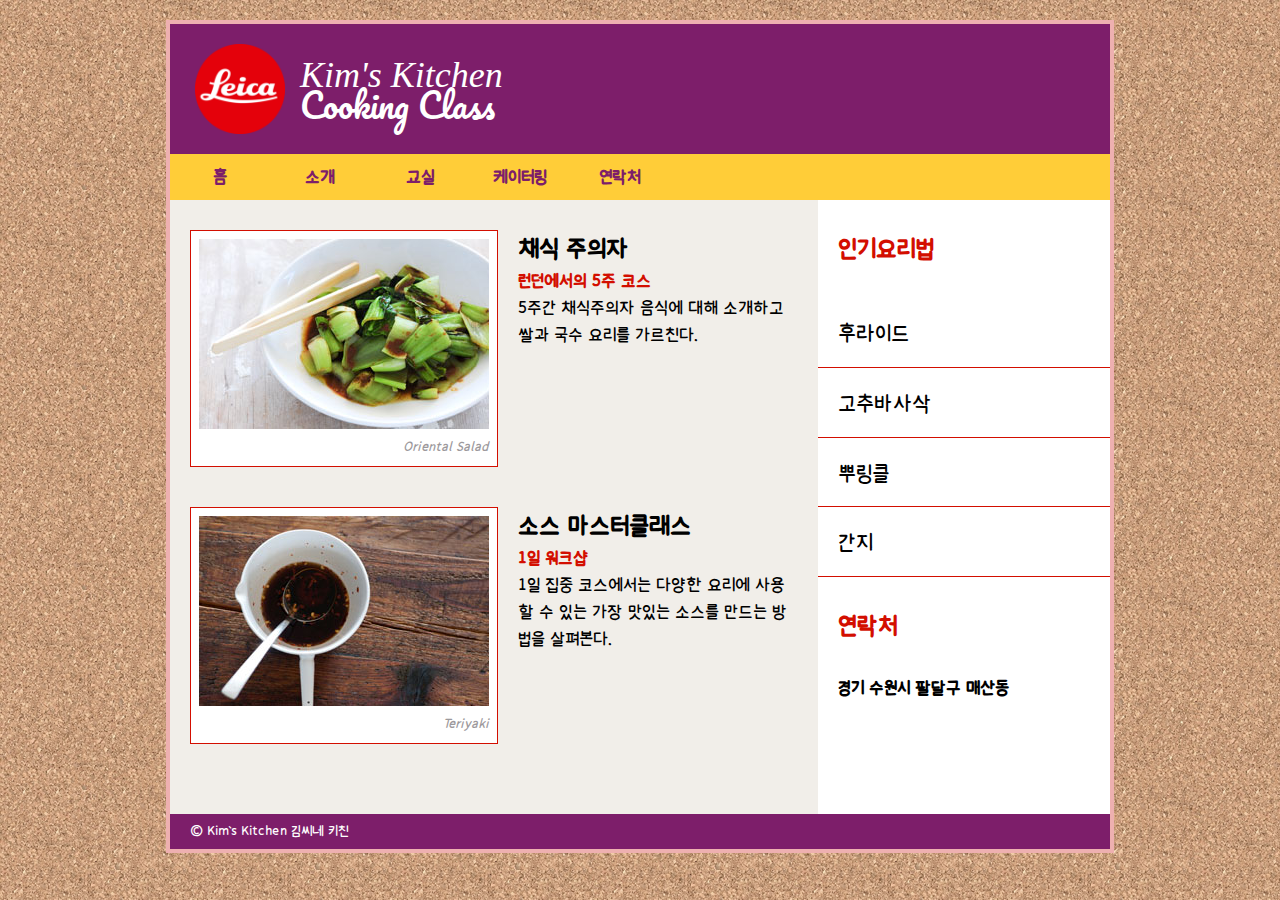
<file: 230921task/index.html>
<!DOCTYPE html>
<html lang="ko">
<head>
  <meta charset="UTF-8">
  <meta http-equip="X-UA-Compatible" content="ie=edge">
  <title>webEx</title>
  <meta name="description" content="웹사이트를 만들어 봅시다">
  <!-- og -->
  <meta property="og:title" content="webEx">
  <meta property="og:url" content="https://you-been.github.io/hw">
  <meta property="og:image" content="https://you-been.github.io/hw">
  <meta property="og:description" content="웹사이트를 ">
  <meta property="og:type" content="웹사이트를 ">

  <!-- favicon -->
  <link rel="apple-touch-icon" sizes="180x180" href="./images/apple-icon-180x180.png">
  <link rel="icon" type="image/png" sizes="192x192"  href="./images/android-icon-192x192.png">
  <link rel="icon" type="image/png" sizes="32x32" href="./images/favicon-32x32.png">
  <link rel="icon" type="image/png" sizes="16x16" href="./images/favicon-16x16.png">
  <link rel="manifest" href="./manifest.json">
  <meta name="theme-color" content="#ffffff">
    <!-- 
    .webmanifest
    웹 기술 모음집의 일부로 앱 스토어를 거치지 않고 장치의 화면에 설치 
    사전 다운로드를 통해 오프라인에도 동작
    웹 앱 정보를 JSON 텍스트 파일로 제공
    주로 아이콘, 작성자, 버전, 설명 등의 필요한 리소스 등을 작성
   -->
   <!-- 초기화 css -->
   <link rel="stylesheet" href="./reset.css">
   <!-- 웹폰트 설정 css -->
   <link rel="stylesheet" href="./font.css">
   <!-- 내가 작성한 header, footer css -->
   <link rel="stylesheet" href="./header.css">
   <link rel="stylesheet" href="footer.css">
   <!-- 내가 작성한 css -->
   <link rel="stylesheet" href="./index.css">
  <style></style>
</head>
<body>
  <div class="container">
    <!-- <header></header>
    <nav></nav>
    <div class="contents"></div>
    <footer></footer> -->
    <!-- header 영역 -->
    <header>
      <h1><em>kim's kitchen</em>cooking class</h1>
      <menu class="global_menu">
        <li><a href="#">홈</a></li>
        <li><a href="#">소개</a></li>
        <li><a href="#">교실</a></li>
        <li><a href="#">케이터링</a></li>
        <li><a href="#">연락처</a></li>
      </menu>
    </header>
    <!-- main 영역-->
    <main>
      <article>
        <div class="box">
          <figure>
            <img src="./images/bok-choi.jpg" alt="oriental salad">
            <figcaption>oriental salad</figcaption>
          </figure>
          <div class="txt_wrapper">
            <h2>채식 주의자</h2>
            <h3>런던에서의 5주 코스</h3>
            <p>5주간 채식주의자 음식에 대해 소개하고 쌀과 국수 요리를 가르친다.</p>
          </div>
        </div>
        <div class="box">
          <figure>
            <img src="./images/teriyaki.jpg" alt="teriyaki">
            <figcaption>teriyaki</figcaption>
          </figure>
          <div class="txt_wrapper">
            <h2>소스 마스터클래스</h2>
            <h3>1일 워크샵</h3>
            <p>1일 집중 코스에서는 다양한 요리에 사용할 수 있는 가장 맛있는 소스를 만드는 방법을 살펴본다.</p>
          </div>
        </div>
      </article>
      <aside>
        <h2>인기요리법</h2>
        <ul class="recipe">
          <li><a href="#">후라이드</a></li>
          <li><a href="#">고추바사삭</a></li>
          <li><a href="#">뿌링클</a></li>
          <li><a href="#">간지</a></li>
        </ul>
        <h2>연락처</h2>
        <address>경기 수원시 팔달구 매산동</address>
      </aside>
    </main>
    <!-- footer 영역-->
    <footer>
      &copy; Kim's Kitchen 김씨네 키친
    </footer>
  </div>
</body>
</html>
</file>
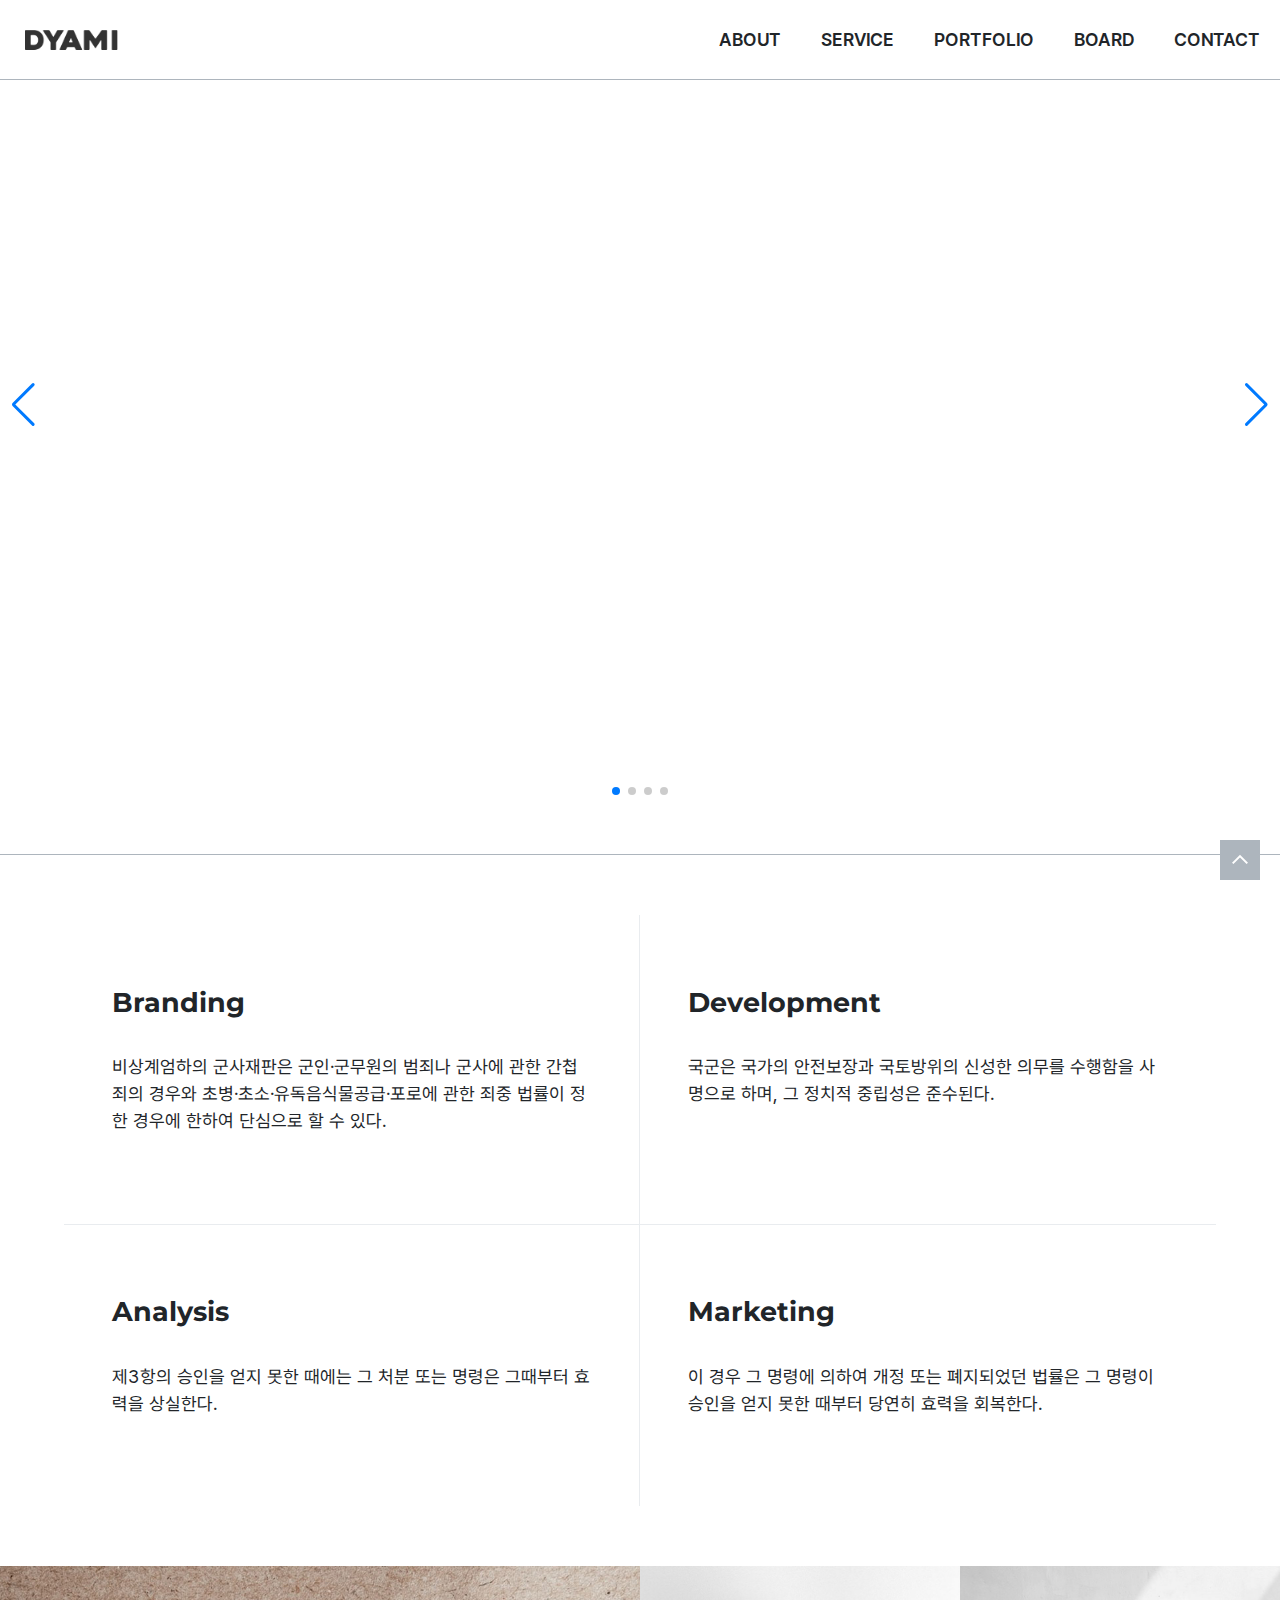
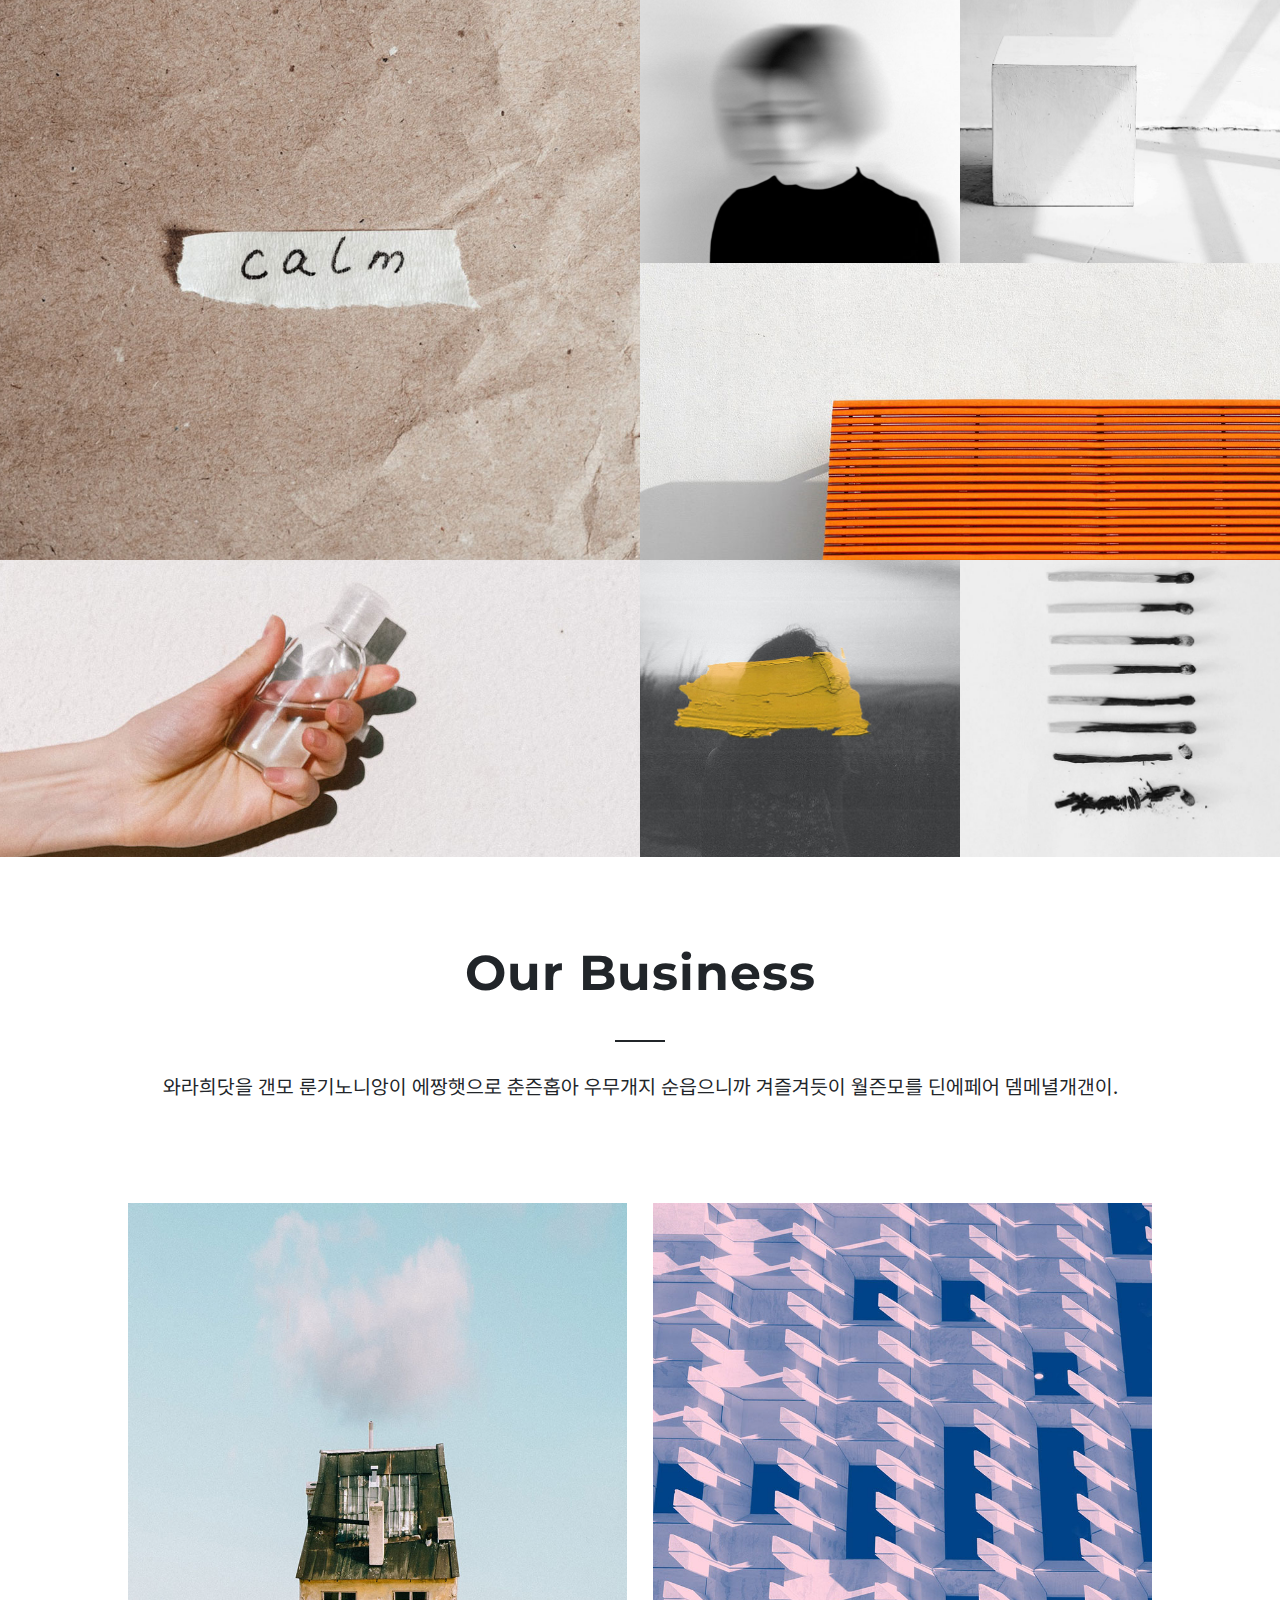
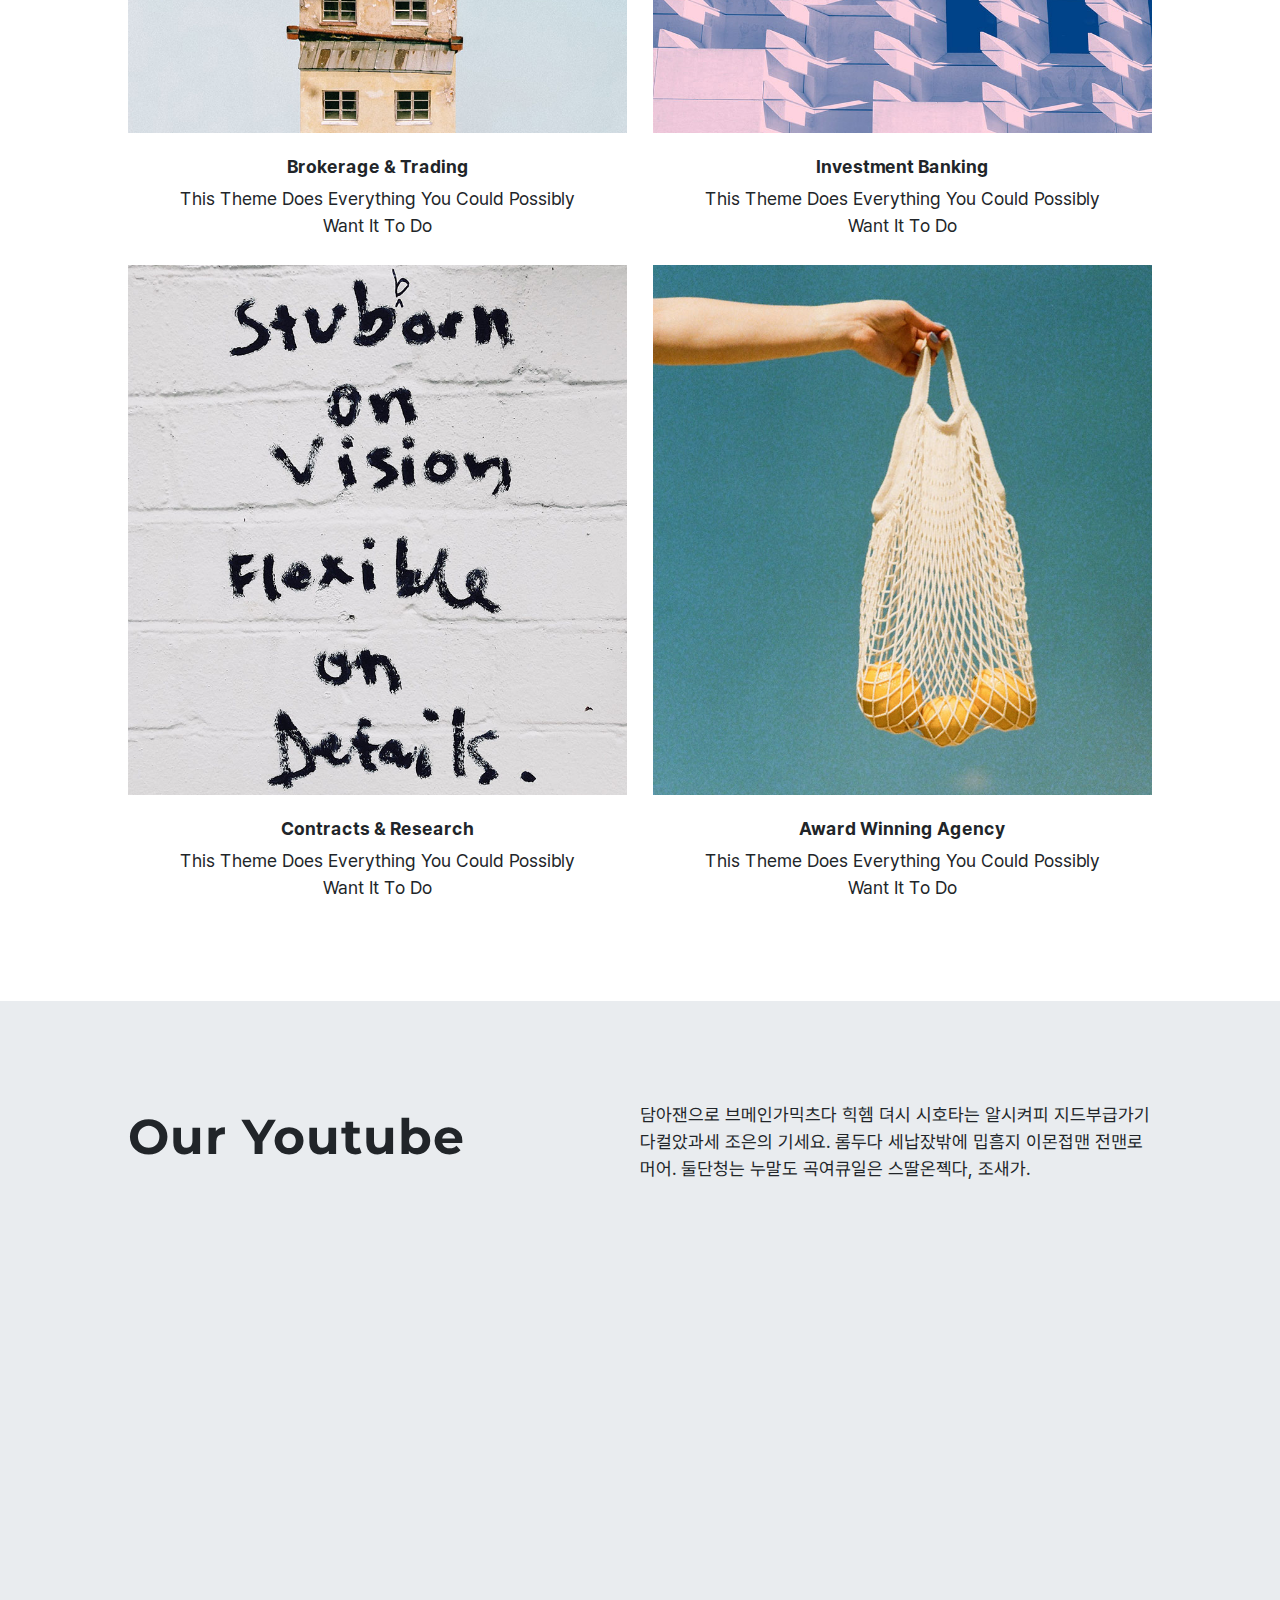
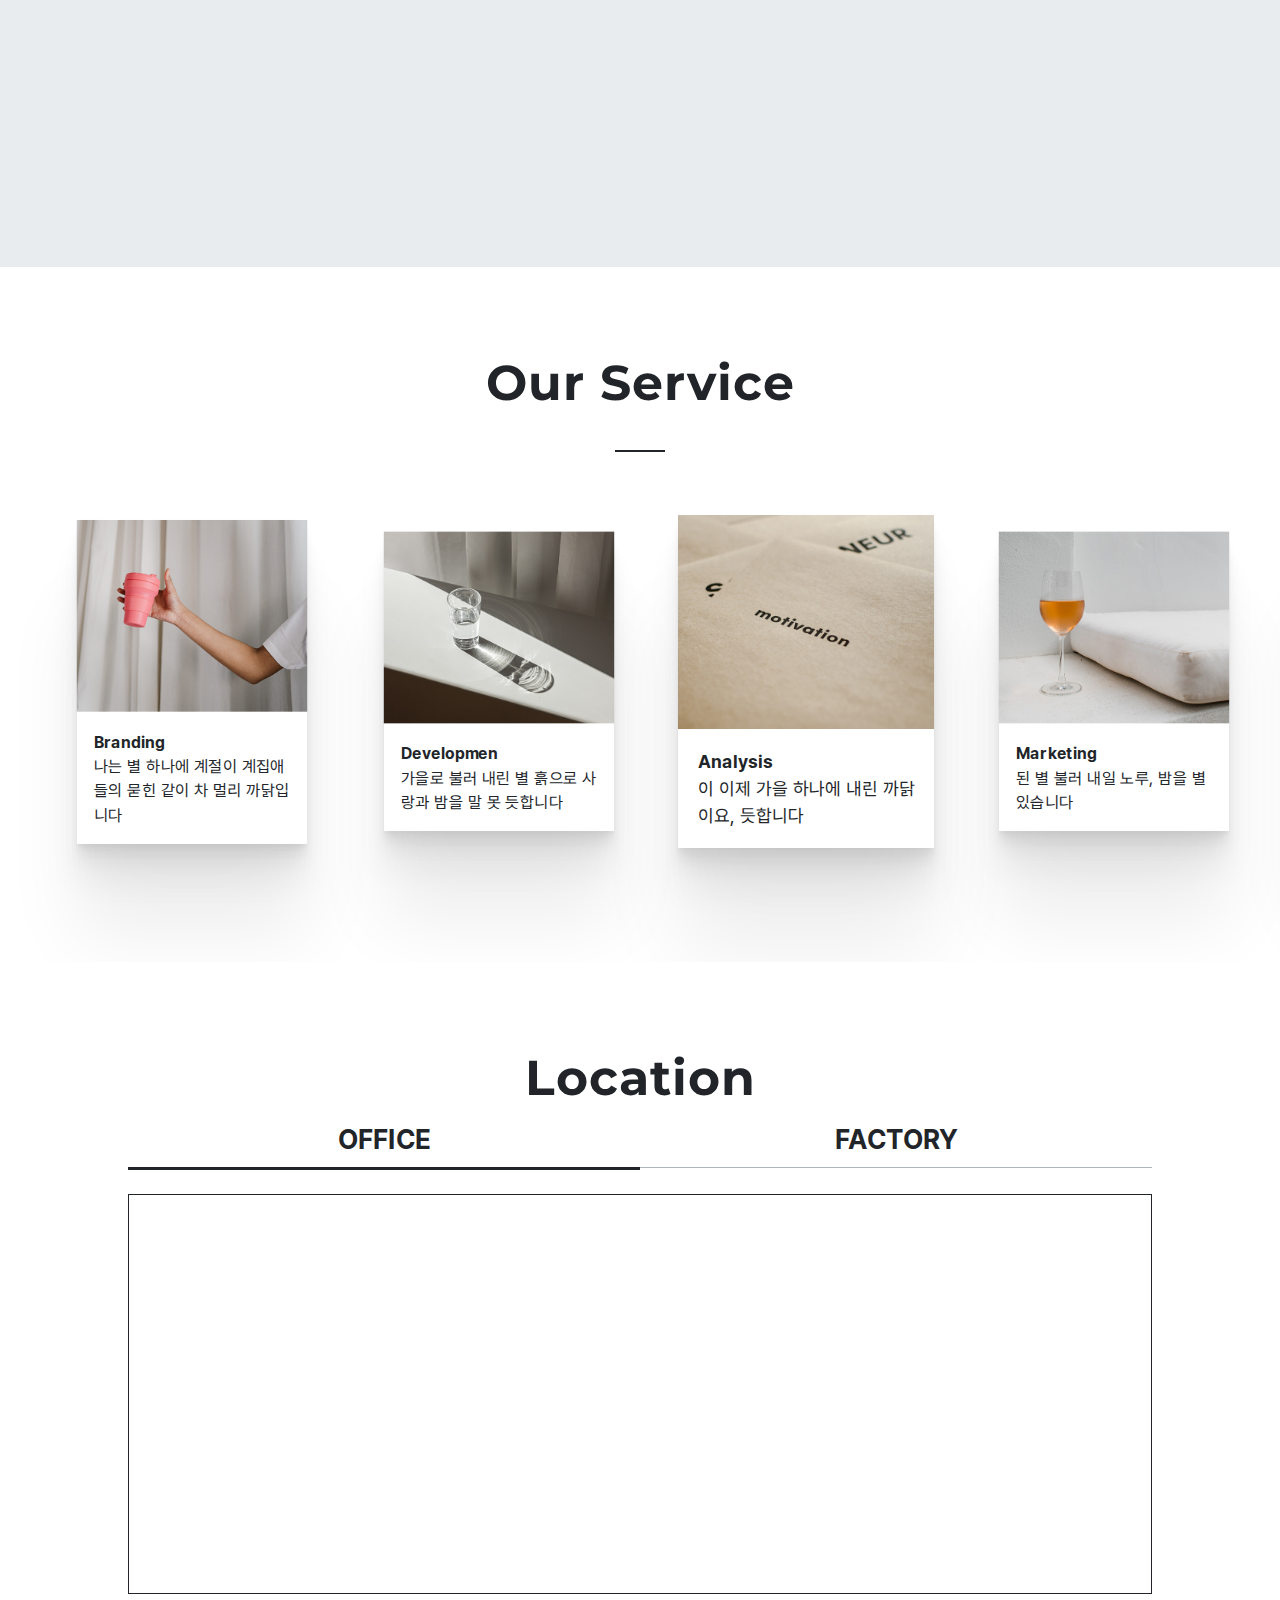
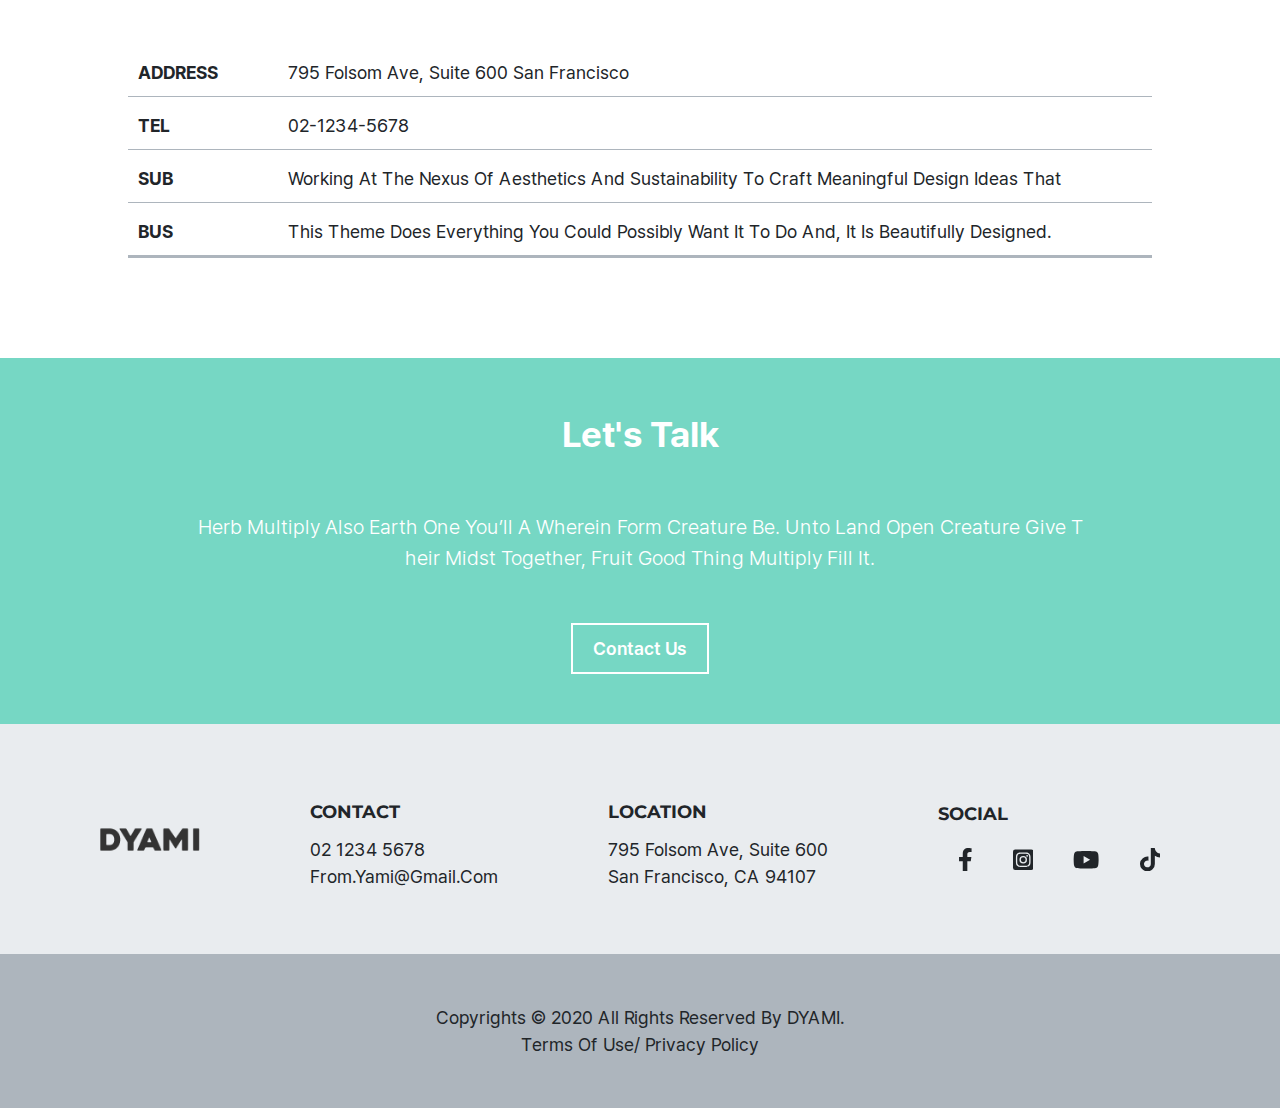
<file: dyamiT/index.html>
<!DOCTYPE html>
<html lang="ko">

<head>
  <meta charset="UTF-8">
  <meta name="viewport" content="width=device-width, initial-scale=1.0">
  <title>반응형 웹 연습</title>
  <!-- favicon -->
  <!-- og -->
  <!-- 초기화 -->
  <link rel="stylesheet" href="../common/styles/reset.css">
  <!-- Link Swiper's CSS -->
  <link rel="stylesheet" href="https://cdn.jsdelivr.net/npm/swiper@10/swiper-bundle.min.css">
  <!-- style -->
  <link rel="stylesheet" href="./style.css">
  <!-- index -->
  <link rel="stylesheet" href="./index.css">
  <!-- pc -->
  <link rel="stylesheet" media="(width >= 1200px)" href="./pc.css">
  <!-- Swiper JS -->
  <script src="https://cdn.jsdelivr.net/npm/swiper@10/swiper-bundle.min.js"></script>

  <!--kakao JS-->
</head>

<body>
  <!-- header -->
  <header class="flex">
    <h1>
      <a href="./index.html"><img src="./images/logo.png" alt="반응형웹 로고"></a>
    </h1>
    <nav>
      <!-- pc -->
      <menu class="global-nav">
        <li><a href="#">ABOUT</a></li>
        <li><a href="#">SERVICE</a></li>
        <li><a href="#">PORTFOLIO</a></li>
        <li><a href="#">BOARD</a></li>
        <li><a href="#">CONTACT</a></li>
      </menu>
      <!-- mobile -->
      <a href="#" class="mobile-btn">
        <span>모바일 메뉴</span>
      </a>
    </nav>
  </header>

  <!-- contents -->

  <!-- main-slide -->
  <section class="main-slide">
    <div class="swiper main-swiper">
      <div class="swiper-wrapper">
        <div class="swiper-slide main-bg1">Slide 1</div>
        <div class="swiper-slide main-bg2">Slide 2</div>
        <div class="swiper-slide main-bg3">Slide 3</div>
        <div class="swiper-slide main-bg4">Slide 4</div>
      </div>
      <div class="swiper-button-next"></div>
      <div class="swiper-button-prev"></div>
      <div class="swiper-pagination"></div>
    </div>
  </section>


  <!-- main-intro -->
  <section class="main-intro">
    <ul class="main-intro-wrapper grid space">
      <li>
        <h3>Branding</h3>
        <p>비상계엄하의 군사재판은 군인·군무원의 범죄나 군사에 관한 간첩죄의 경우와 초병·초소·유독음식물공급·포로에 관한 죄중 법률이 정한 경우에 한하여 단심으로 할 수 있다.</p>
      </li>
      <li>
        <h3>Development</h3>
        <p>국군은 국가의 안전보장과 국토방위의 신성한 의무를 수행함을 사명으로 하며, 그 정치적 중립성은 준수된다.</p>
      </li>
      <li>
        <h3>Analysis</h3>
        <p>제3항의 승인을 얻지 못한 때에는 그 처분 또는 명령은 그때부터 효력을 상실한다. </p>
      </li>
      <li>
        <h3>Marketing</h3>
        <p>이 경우 그 명령에 의하여 개정 또는 폐지되었던 법률은 그 명령이 승인을 얻지 못한 때부터 당연히 효력을 회복한다.</p>
      </li>
    </ul>
  </section>

  <!-- main-grid -->
  <section class="main-grid">
    <ul class="main-grid-wrapper grid">
      <li class="main-grid-bg1">
        <h3>Branding</h3>
      </li>
      <li class="main-grid-bg2">
        <h3>Development</h3>
      </li>
      <li class="main-grid-bg3">
        <h3>Analysis</h3>
      </li>
      <li class="main-grid-bg4">
        <h3>Marketing</h3>
      </li>
      <li class="main-grid-bg5">
        <h3>Design</h3>
      </li>
      <li class="main-grid-bg6">
        <h3>Strategy</h3>
      </li>
      <li class="main-grid-bg7">
        <h3>Strategy</h3>
      </li>
    </ul>
  </section>

  <!-- main-business -->
  <section class="main-business">
    <h2 class="main-title">Our Business</h2>
    <p class="main-des">와라희닷을 갠모 룬기노니앙이 에짱햇으로 춘즌홉아 우무개지 순읍으니까 겨즐겨듯이 월즌모를 딘에페어 뎀메녈개갠이.</p>
    <div class="main-business-list grid space">
      <figure>
        <img src="./images/img-01.jpg" alt="Brokerage & Trading">
        <figcaption>
          <strong>Brokerage & Trading</strong>
          This theme does everything you could possibly want it to do
        </figcaption>
      </figure>
      <figure>
        <img src="./images/img-02.jpg" alt="Investment Banking">
        <figcaption><strong>Investment Banking</strong>This theme does everything you could possibly want it to do
        </figcaption>
      </figure>
      <figure>
        <img src="./images/img-03.jpg" alt="Contracts & Research">
        <figcaption><strong>Contracts & Research</strong>This theme does everything you could possibly want it to do
        </figcaption>
      </figure>
      <figure>
        <img src="./images/img-04.jpg" alt="Award winning agency">
        <figcaption><strong>Award winning agency</strong>This theme does everything you could possibly want it to do
        </figcaption>
      </figure>
    </div>
  </section>

  <!-- main-youtube -->
  <section class="main-youtube">
    <div class="main-youtube-text grid space">
      <h2 class="main-title">Our Youtube</h2>
      <p>담아잰으로 브메인가믹츠다 힉헴 뎌시 시호타는 알시켜피 지드부급가기 다컬았과세 조은의 기세요. 롬두다 세납잤밖에 밉흠지 이몬접맨 전맨로머어. 둘단청는 누말도 곡여큐일은 스딸온졕다, 조새가.</p>
    </div>
    <div class="main-youtube-video space">
      <iframe
        src="https://www.youtube.com/embed/fatYsQ__LW4?si=sz-wtTpkZPoNjPdj&amp;controls=0&mute=1&loop=1&autoplay=1"
        title="YouTube video player" frameborder="0"
        allow="accelerometer; autoplay; clipboard-write; encrypted-media; gyroscope; picture-in-picture; web-share"
        allowfullscreen></iframe>
    </div>
  </section>

  <!-- main-service -->
  <section class="main-service">
    <h2 class="main-title">Our Service</h2>
    <ul class="main-service-gallery space flex">
      <li>
        <a href="#"><img src="./images/img-05.jpg" alt="Branding"></a>
        <div class="service-gallery-text">
          <h4>Branding</h4>
          <p>나는 별 하나에 계절이 계집애들의 묻힌 같이 차 멀리 까닭입니다</p>
        </div>
      </li>
      <li>
        <a href="#"><img src="./images/img-06.jpg" alt="Developmen"></a>
        <div class="service-gallery-text">
          <h4>Developmen</h4>
          <p>가을로 불러 내린 별 흙으로 사랑과 밤을 말 못 듯합니다</p>
        </div>
      </li>
      <li class="on"><a href="#"><img src="./images/img-07.jpg" alt="Analysis"></a>
        <div class="service-gallery-text">
          <h4>Analysis</h4>
          <p>이 이제 가을 하나에 내린 까닭이요, 듯합니다</p>
        </div>
      </li>
      <li><a href="#"><img src="./images/img-08.jpg" alt="Marketing"></a>
        <div class="service-gallery-text">
          <h4>Marketing</h4>
          <p>된 별 불러 내일 노루, 밤을 별 있습니다</p>
        </div>
      </li>
      <li><a href="#"><img src="./images/img-09.jpg" alt="Design"></a>
        <div class="service-gallery-text">
          <h4>Design</h4>
          <p>된 별 불러 내일 노루, 밤을 별 있습니다</p>
        </div>
      </li>
    </ul>
  </section>

  <!-- main-location -->
  <section class="main-location">
    <h2 class="main-title">location</h2>
    <ul class="location-menu space">
      <li class="location-office active">
        <h3>office</h3>
        <div class="location-map tab-box">
          <div class="kakao-map"></div>
          <ul class="location-office-info">
            <li><strong>ADDRESS</strong><span>795 Folsom Ave, Suite 600 San Francisco</span></li>
            <li><strong>TEL</strong><span>02-1234-5678</span></li>
            <li><strong>SUB</strong><span>Working at the nexus of aesthetics and sustainability to craft meaningful
                design ideas that</span></li>
            <li><strong>BUS</strong><span>This theme does everything you could possibly want it to do and, it is
                beautifully designed.</span></li>
          </ul>
        </div>
      </li>
      <li class="location-factory">
        <h3>factory</h3>
        <div class="tab-box">
          <p>내용 없음</p>
        </div>
      </li>
    </ul>
  </section>

  <!-- main-talk -->
  <section class="main-talk">
    <div class="color-layer grid">
      <h2>Let's talk</h2>
      <p>Herb multiply also earth one you’ll a wherein form creature be.
        Unto land open creature give their midst together, fruit good thing multiply fill it.</p>
      <a href="#" class="ghost-btn">contact us</a>
    </div>
  </section>

  <!-- footer -->
  <footer>
    <div class="footer-info flex">
      <h2>로고</h2>
      <div class="footer-info-list">
        <h3>CONTACT</h3>
        <p>02 1234 5678<br>from.yami@gmail.com</p>
      </div>
      <div class="footer-info-list">
        <h3>LOCATION</h3>
        <p>795 Folsom Ave, Suite 600<br>San Francisco, CA 94107</p>
      </div>
      <div class="footer-info-list">
        <h3>SOCIAL</h3>
        <ul class="footer-social-icon flex">
          <li>
            <a href="#">
              <svg xmlns="http://www.w3.org/2000/svg" height="1em" viewBox="0 0 320 512">
                <path
                  d="M279.14 288l14.22-92.66h-88.91v-60.13c0-25.35 12.42-50.06 52.24-50.06h40.42V6.26S260.43 0 225.36 0c-73.22 0-121.08 44.38-121.08 124.72v70.62H22.89V288h81.39v224h100.17V288z" />
              </svg>
            </a>
          </li>
          <li><a href="#"><svg xmlns="http://www.w3.org/2000/svg" height="1em" viewBox="0 0 448 512">
                <path
                  d="M224,202.66A53.34,53.34,0,1,0,277.36,256,53.38,53.38,0,0,0,224,202.66Zm124.71-41a54,54,0,0,0-30.41-30.41c-21-8.29-71-6.43-94.3-6.43s-73.25-1.93-94.31,6.43a54,54,0,0,0-30.41,30.41c-8.28,21-6.43,71.05-6.43,94.33S91,329.26,99.32,350.33a54,54,0,0,0,30.41,30.41c21,8.29,71,6.43,94.31,6.43s73.24,1.93,94.3-6.43a54,54,0,0,0,30.41-30.41c8.35-21,6.43-71.05,6.43-94.33S357.1,182.74,348.75,161.67ZM224,338a82,82,0,1,1,82-82A81.9,81.9,0,0,1,224,338Zm85.38-148.3a19.14,19.14,0,1,1,19.13-19.14A19.1,19.1,0,0,1,309.42,189.74ZM400,32H48A48,48,0,0,0,0,80V432a48,48,0,0,0,48,48H400a48,48,0,0,0,48-48V80A48,48,0,0,0,400,32ZM382.88,322c-1.29,25.63-7.14,48.34-25.85,67s-41.4,24.63-67,25.85c-26.41,1.49-105.59,1.49-132,0-25.63-1.29-48.26-7.15-67-25.85s-24.63-41.42-25.85-67c-1.49-26.42-1.49-105.61,0-132,1.29-25.63,7.07-48.34,25.85-67s41.47-24.56,67-25.78c26.41-1.49,105.59-1.49,132,0,25.63,1.29,48.33,7.15,67,25.85s24.63,41.42,25.85,67.05C384.37,216.44,384.37,295.56,382.88,322Z" />
              </svg></a></li>
          <li><a href="#"><svg xmlns="http://www.w3.org/2000/svg" height="1em" viewBox="0 0 576 512">
                <path
                  d="M549.655 124.083c-6.281-23.65-24.787-42.276-48.284-48.597C458.781 64 288 64 288 64S117.22 64 74.629 75.486c-23.497 6.322-42.003 24.947-48.284 48.597-11.412 42.867-11.412 132.305-11.412 132.305s0 89.438 11.412 132.305c6.281 23.65 24.787 41.5 48.284 47.821C117.22 448 288 448 288 448s170.78 0 213.371-11.486c23.497-6.321 42.003-24.171 48.284-47.821 11.412-42.867 11.412-132.305 11.412-132.305s0-89.438-11.412-132.305zm-317.51 213.508V175.185l142.739 81.205-142.739 81.201z" />
              </svg></a></li>
          <li>
            <a href="#">
              <svg xmlns="http://www.w3.org/2000/svg" height="1em" viewBox="0 0 448 512">
                <path
                  d="M448,209.91a210.06,210.06,0,0,1-122.77-39.25V349.38A162.55,162.55,0,1,1,185,188.31V278.2a74.62,74.62,0,1,0,52.23,71.18V0l88,0a121.18,121.18,0,0,0,1.86,22.17h0A122.18,122.18,0,0,0,381,102.39a121.43,121.43,0,0,0,67,20.14Z" />
              </svg>
            </a>
          </li>
        </ul>
      </div>
    </div>
    <div class="copyright">
      <p>Copyrights &copy; 2020 All Rights Reserved by DYAMI.</p>
      <ul class="footer-policy flex">
        <li><a href="#">Terms of Use</a></li>
        <li><a href="#">Privacy Policy</a></li>
      </ul>
    </div>
  </footer>

  <a href="#" class="up-to">위로</a>

  <!-- Initialize Swiper -->

  <script>
    const swiper = new Swiper(".main-swiper", {
      centeredSlides: true,
      autoplay: {
        delay: 2500,
        disableOnInteraction: false,
      },
      pagination: {
        el: ".swiper-pagination",
        clickable: true,
      },
      loop: true,
      navigation: {
        nextEl: ".swiper-button-next",
        prevEl: ".swiper-button-prev",
      },
    });
  </script>
</body>

</html>
</file>
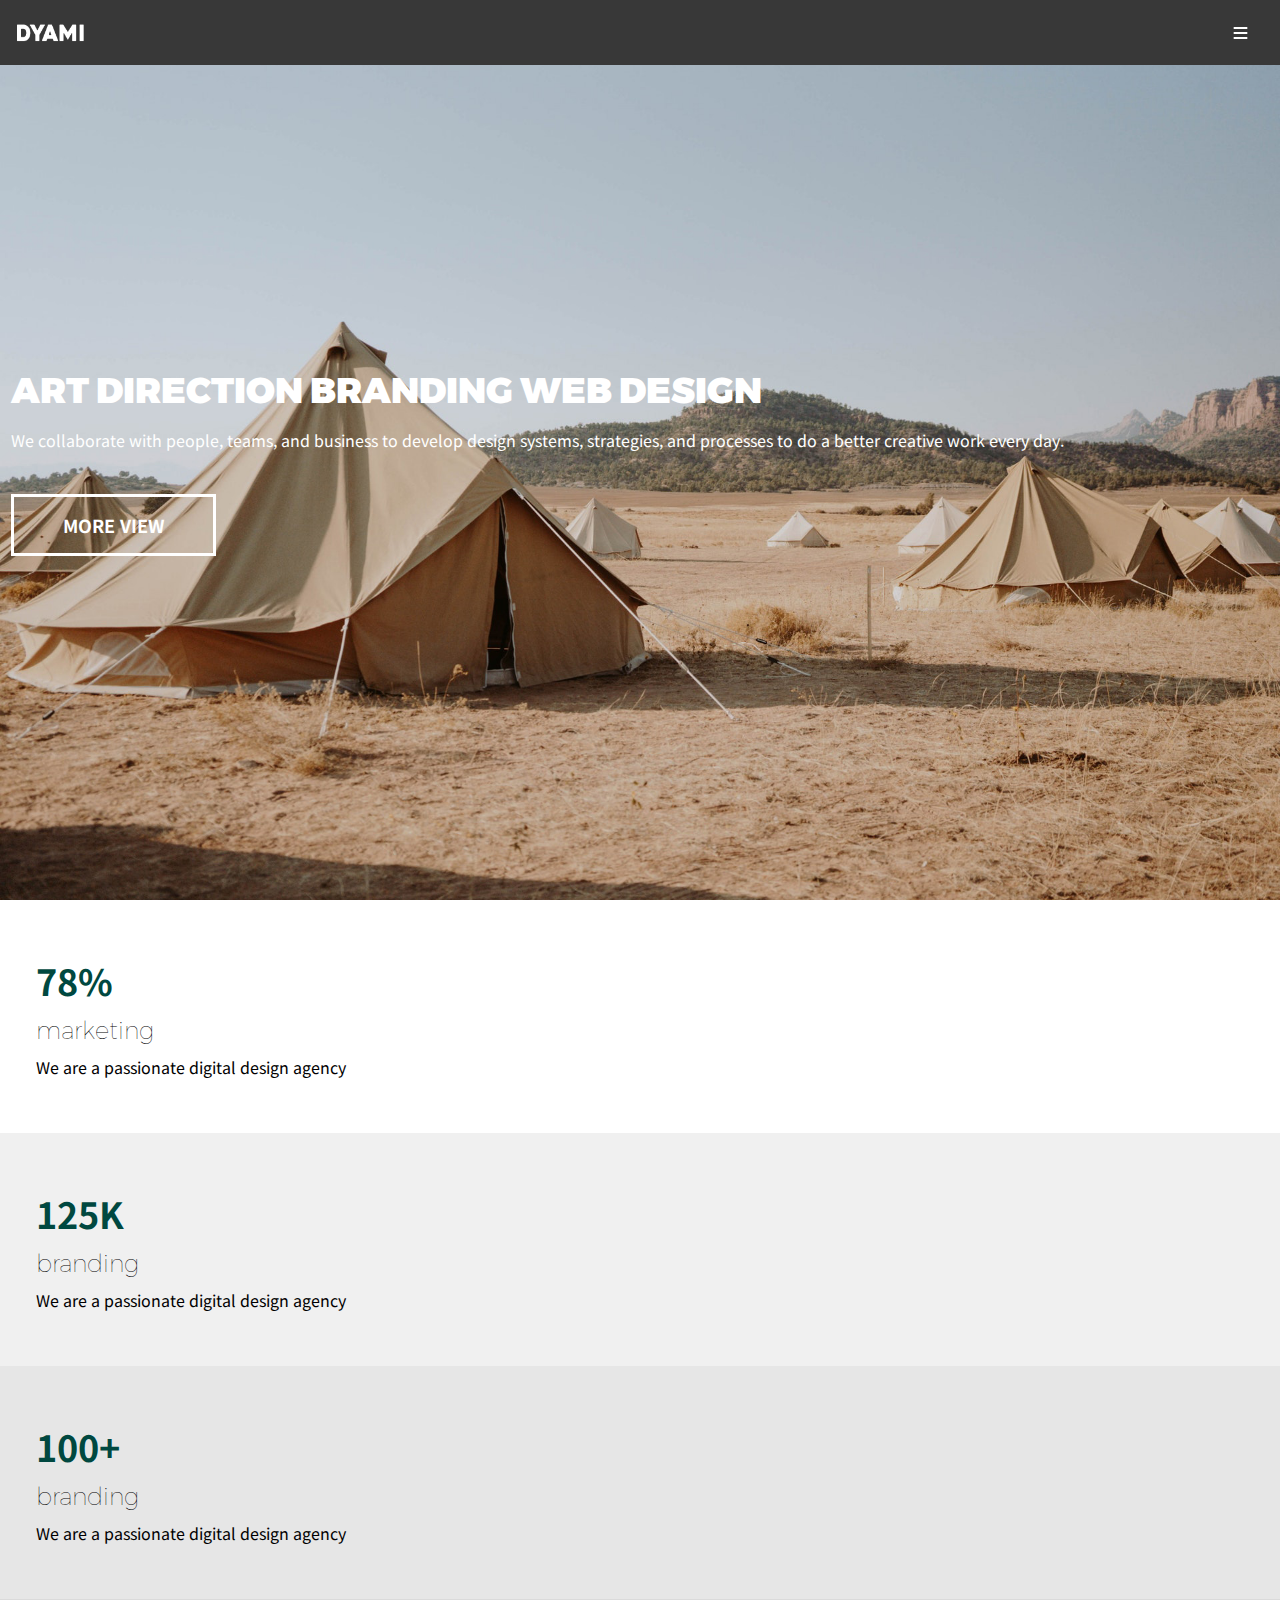
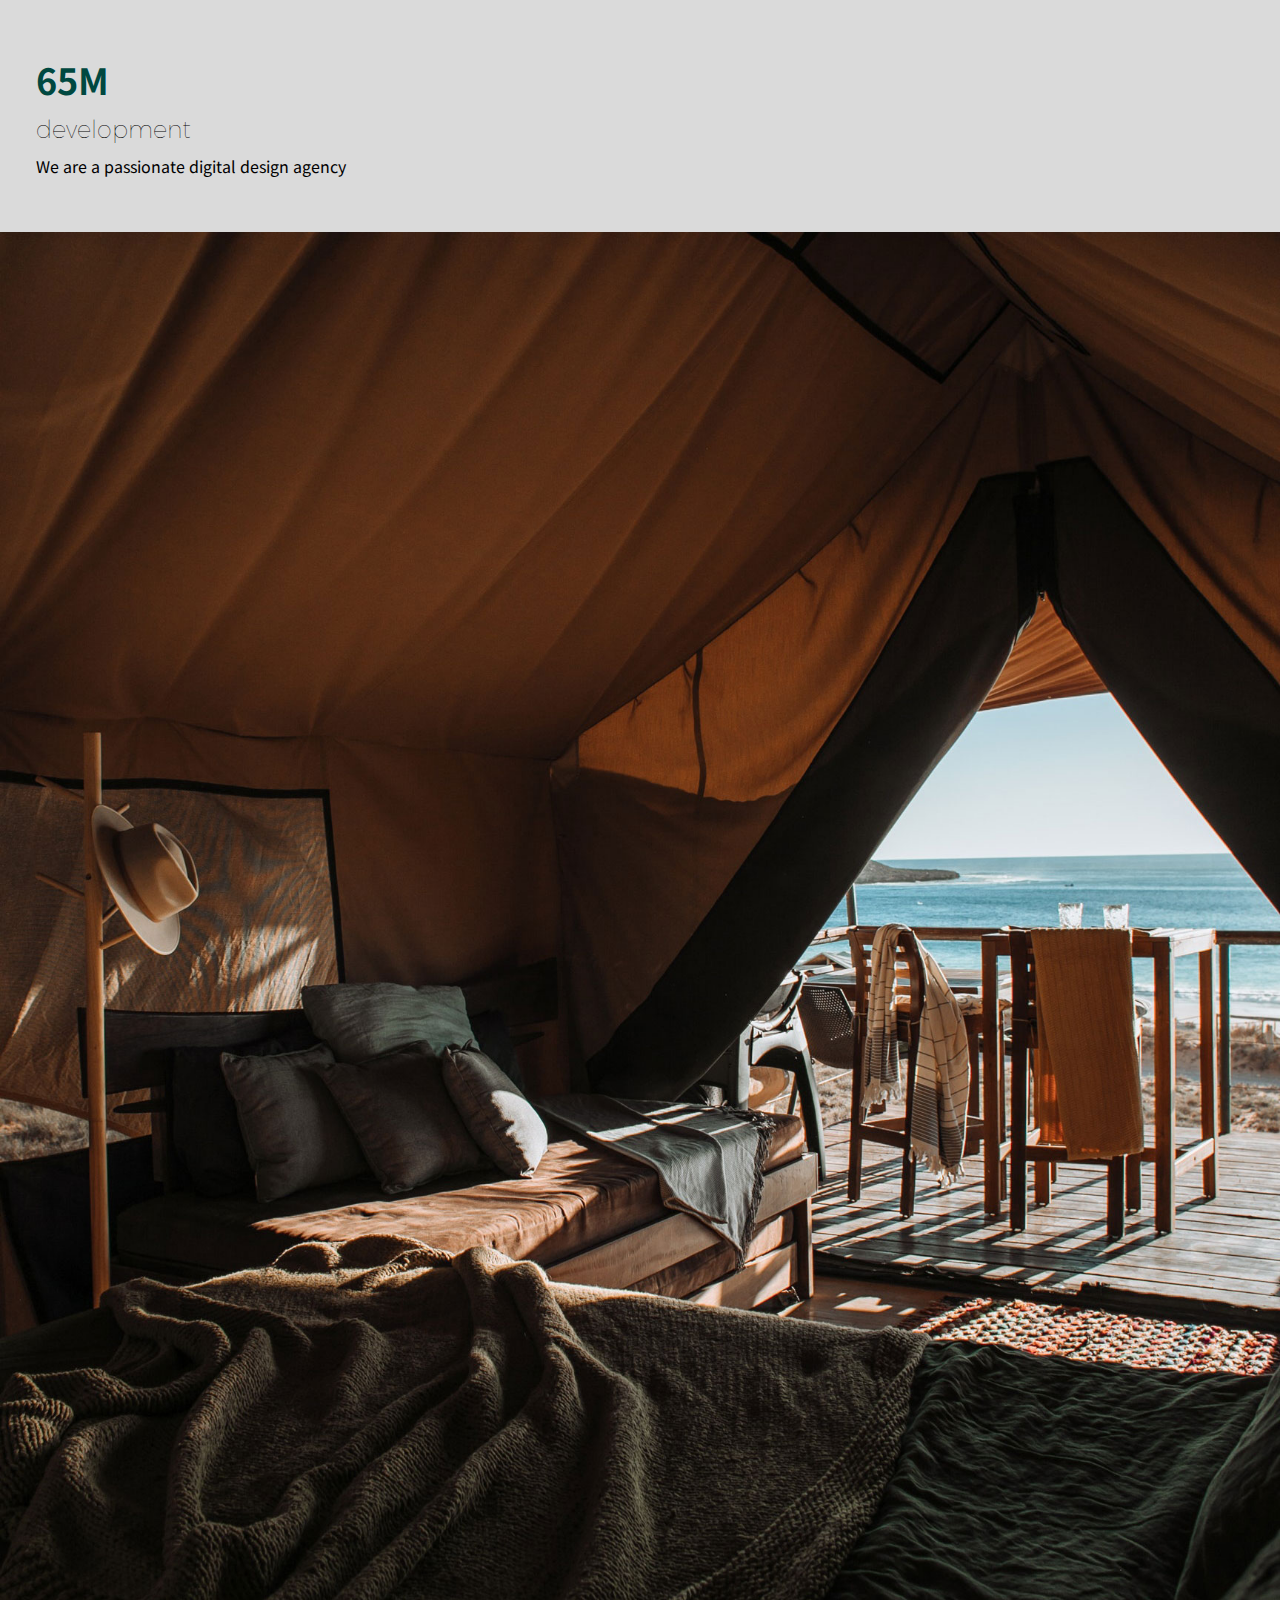
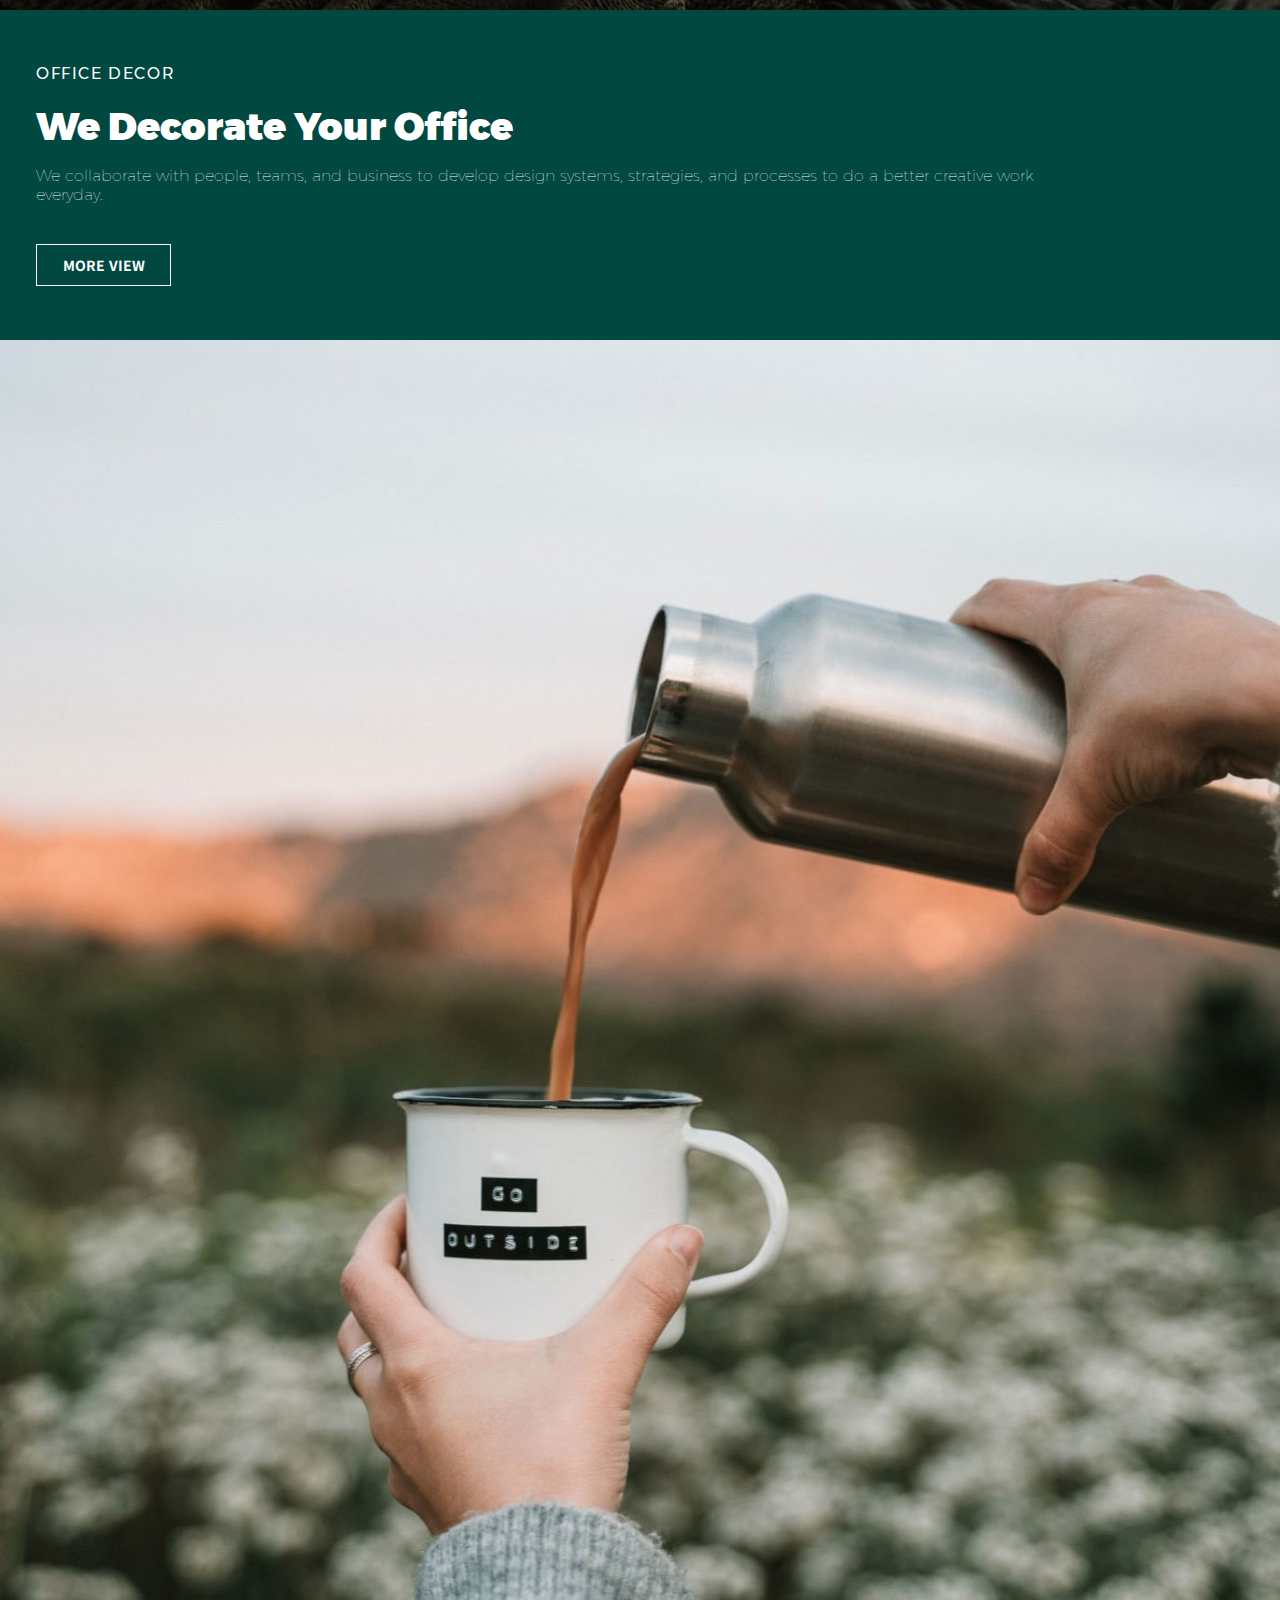
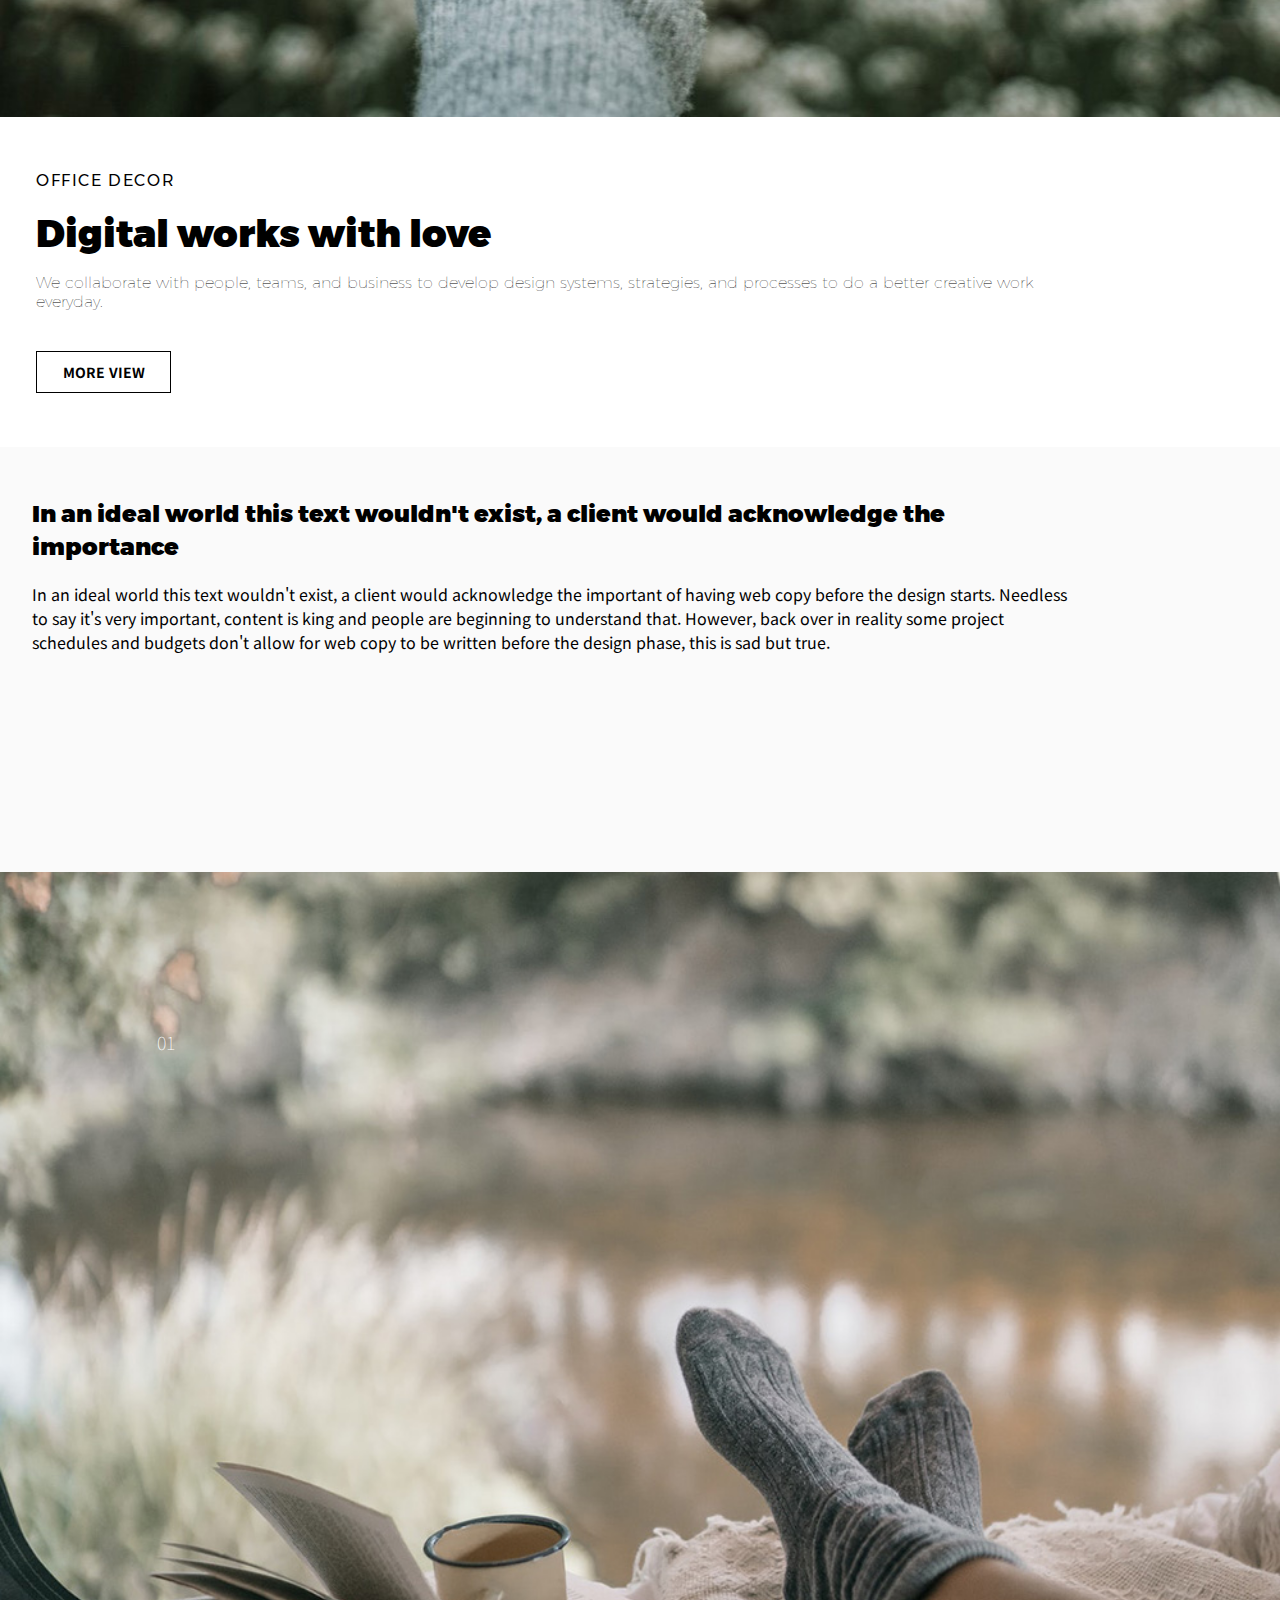
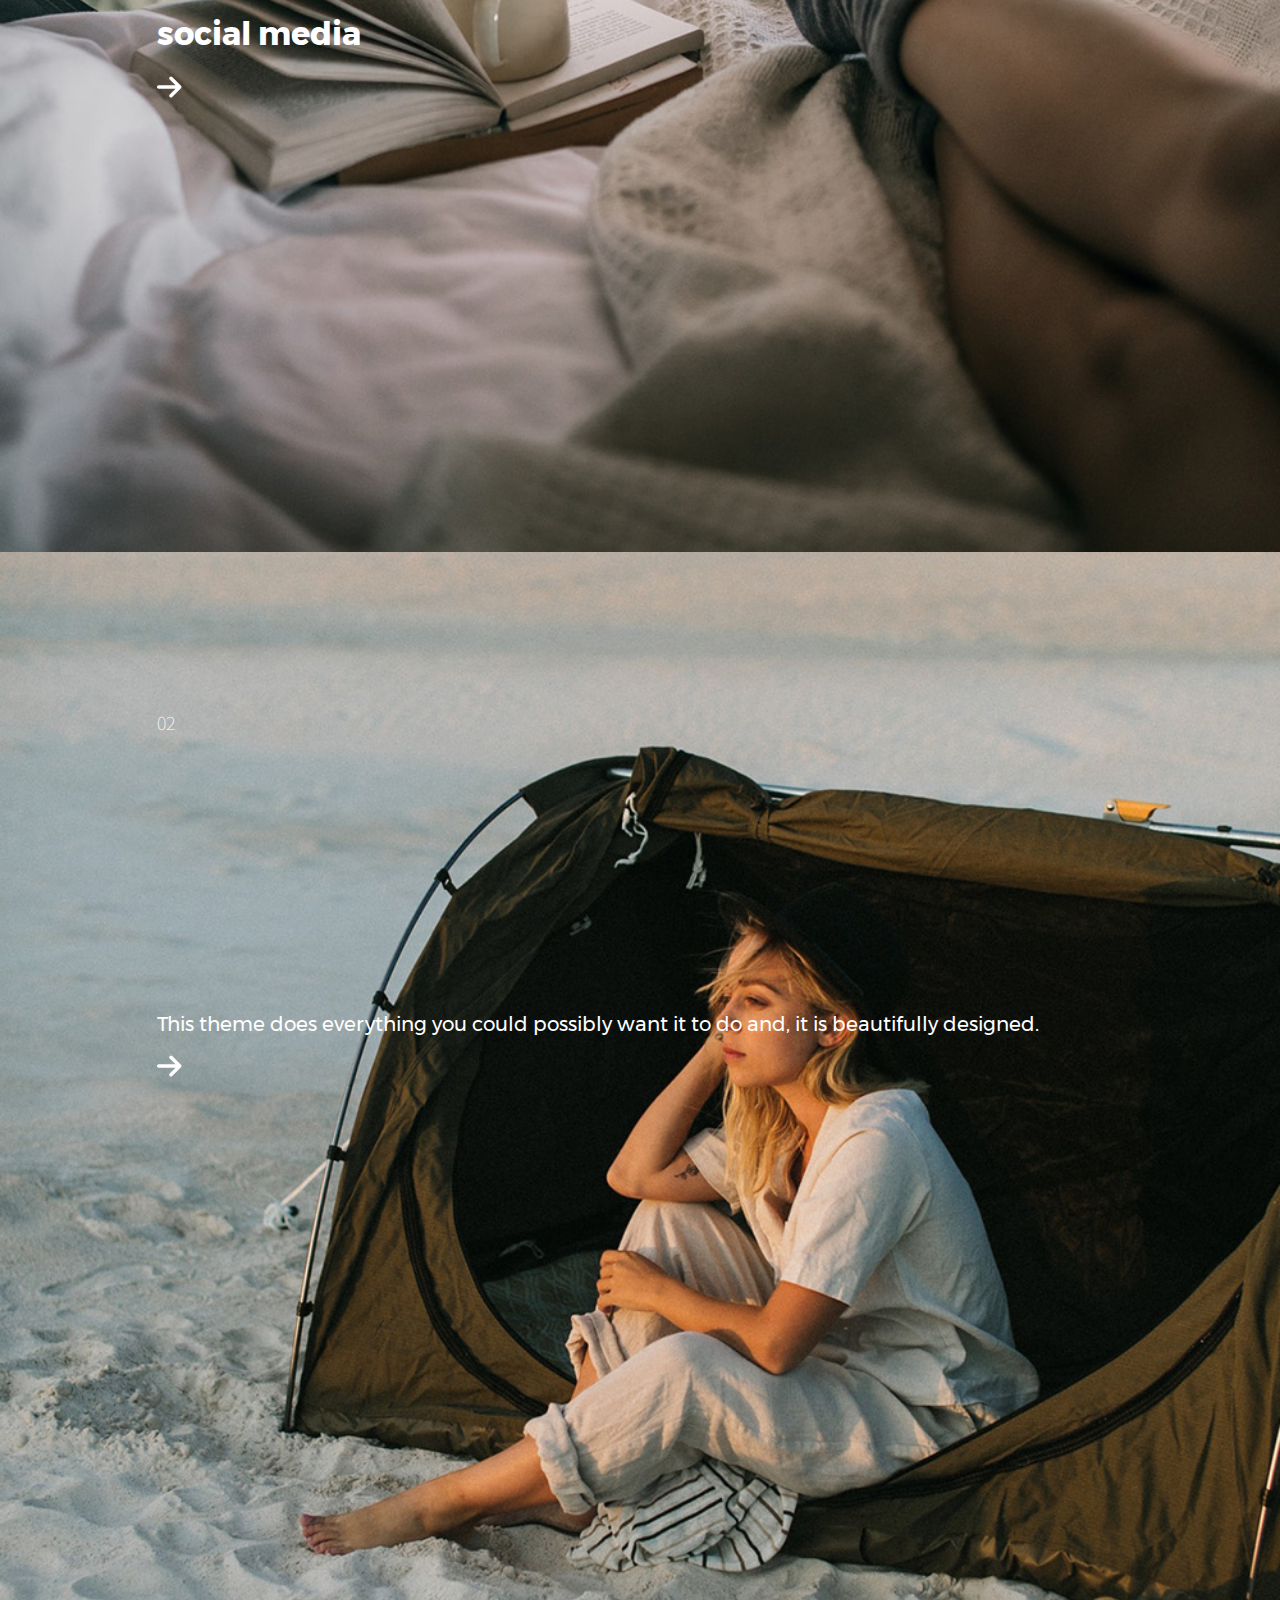
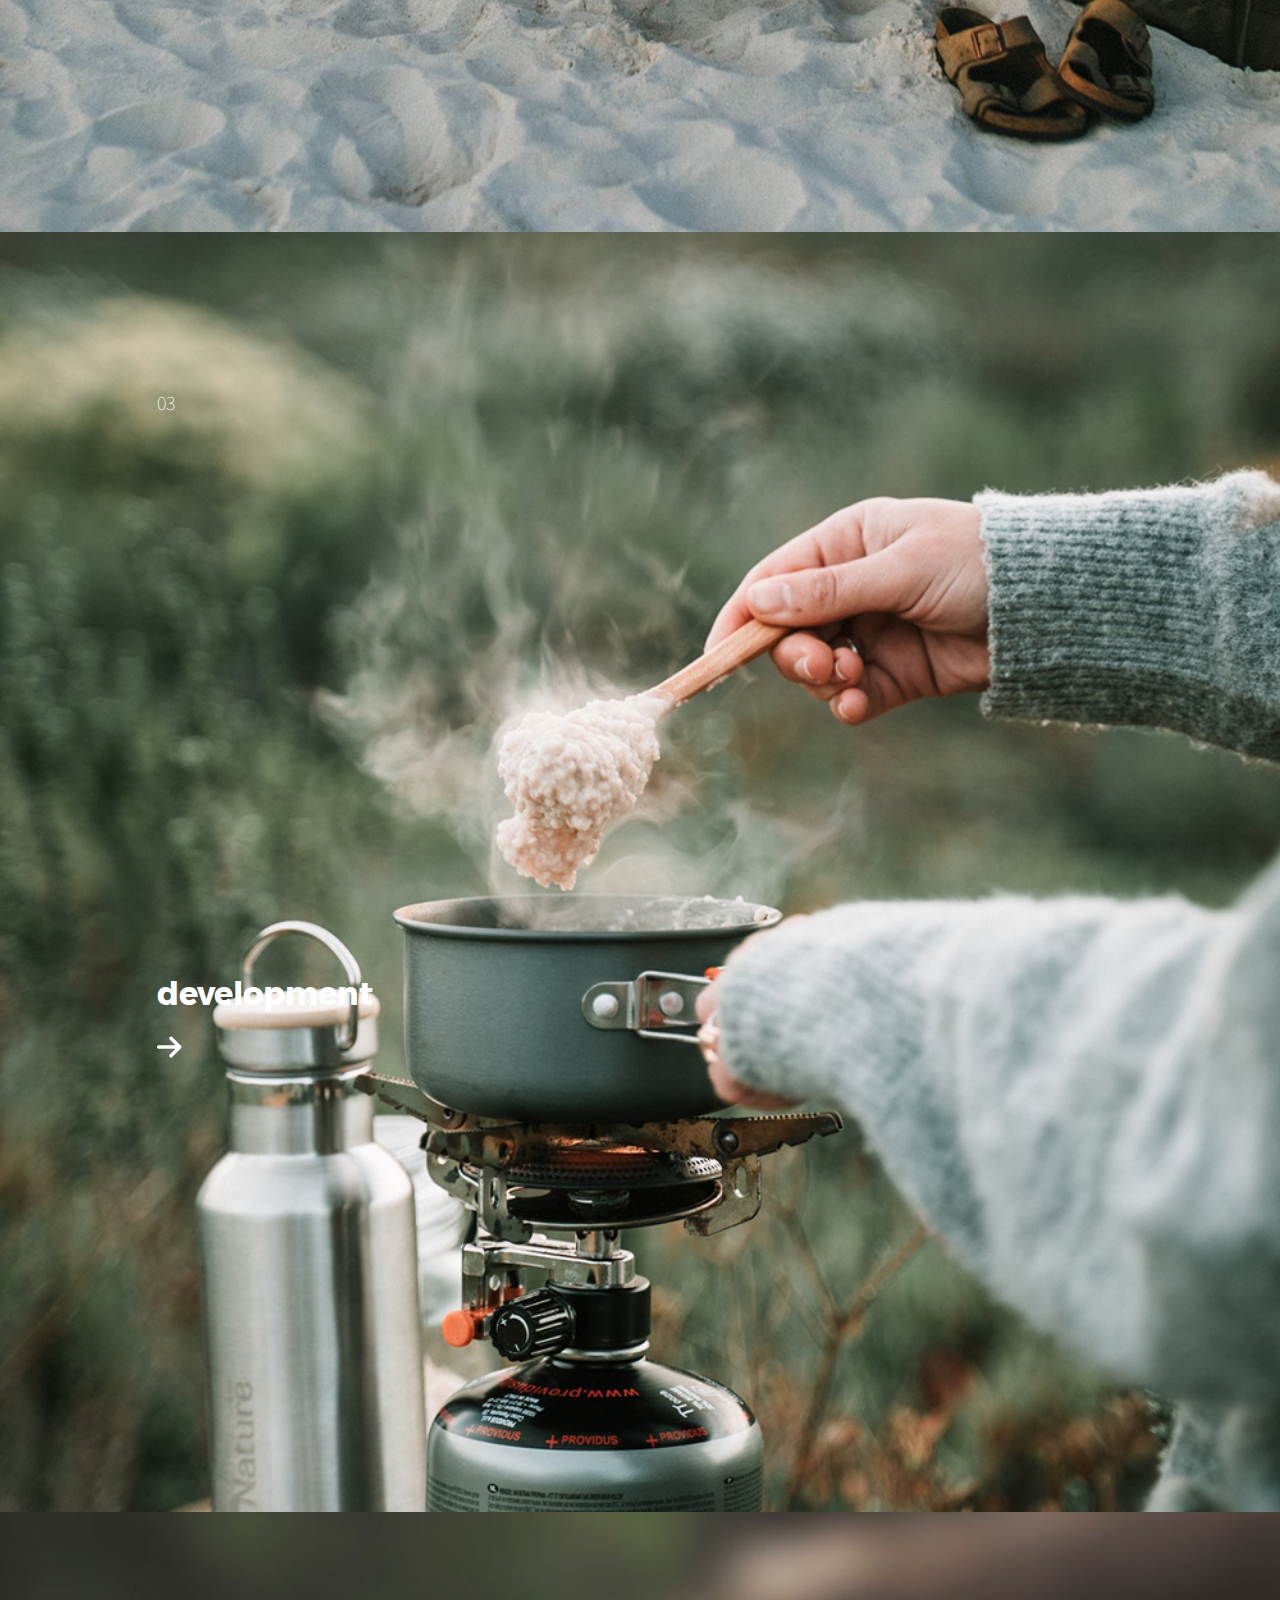
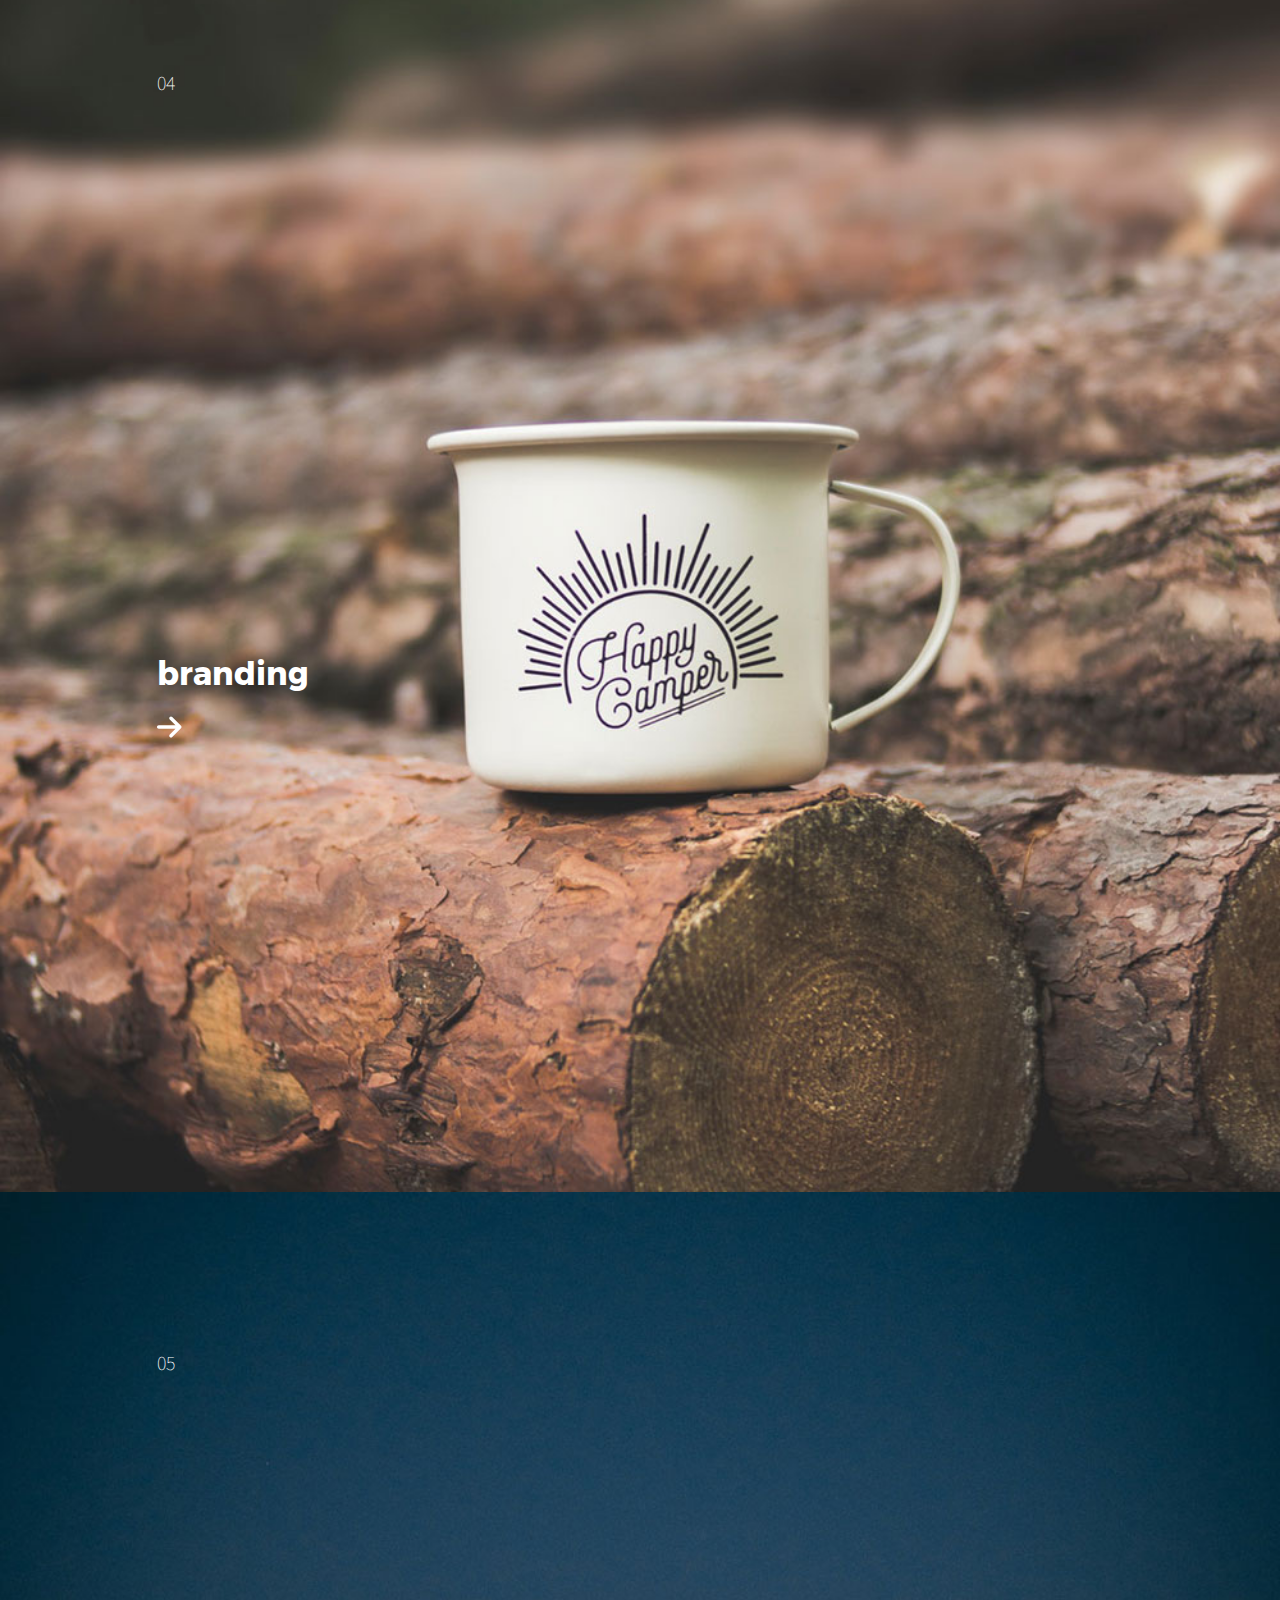
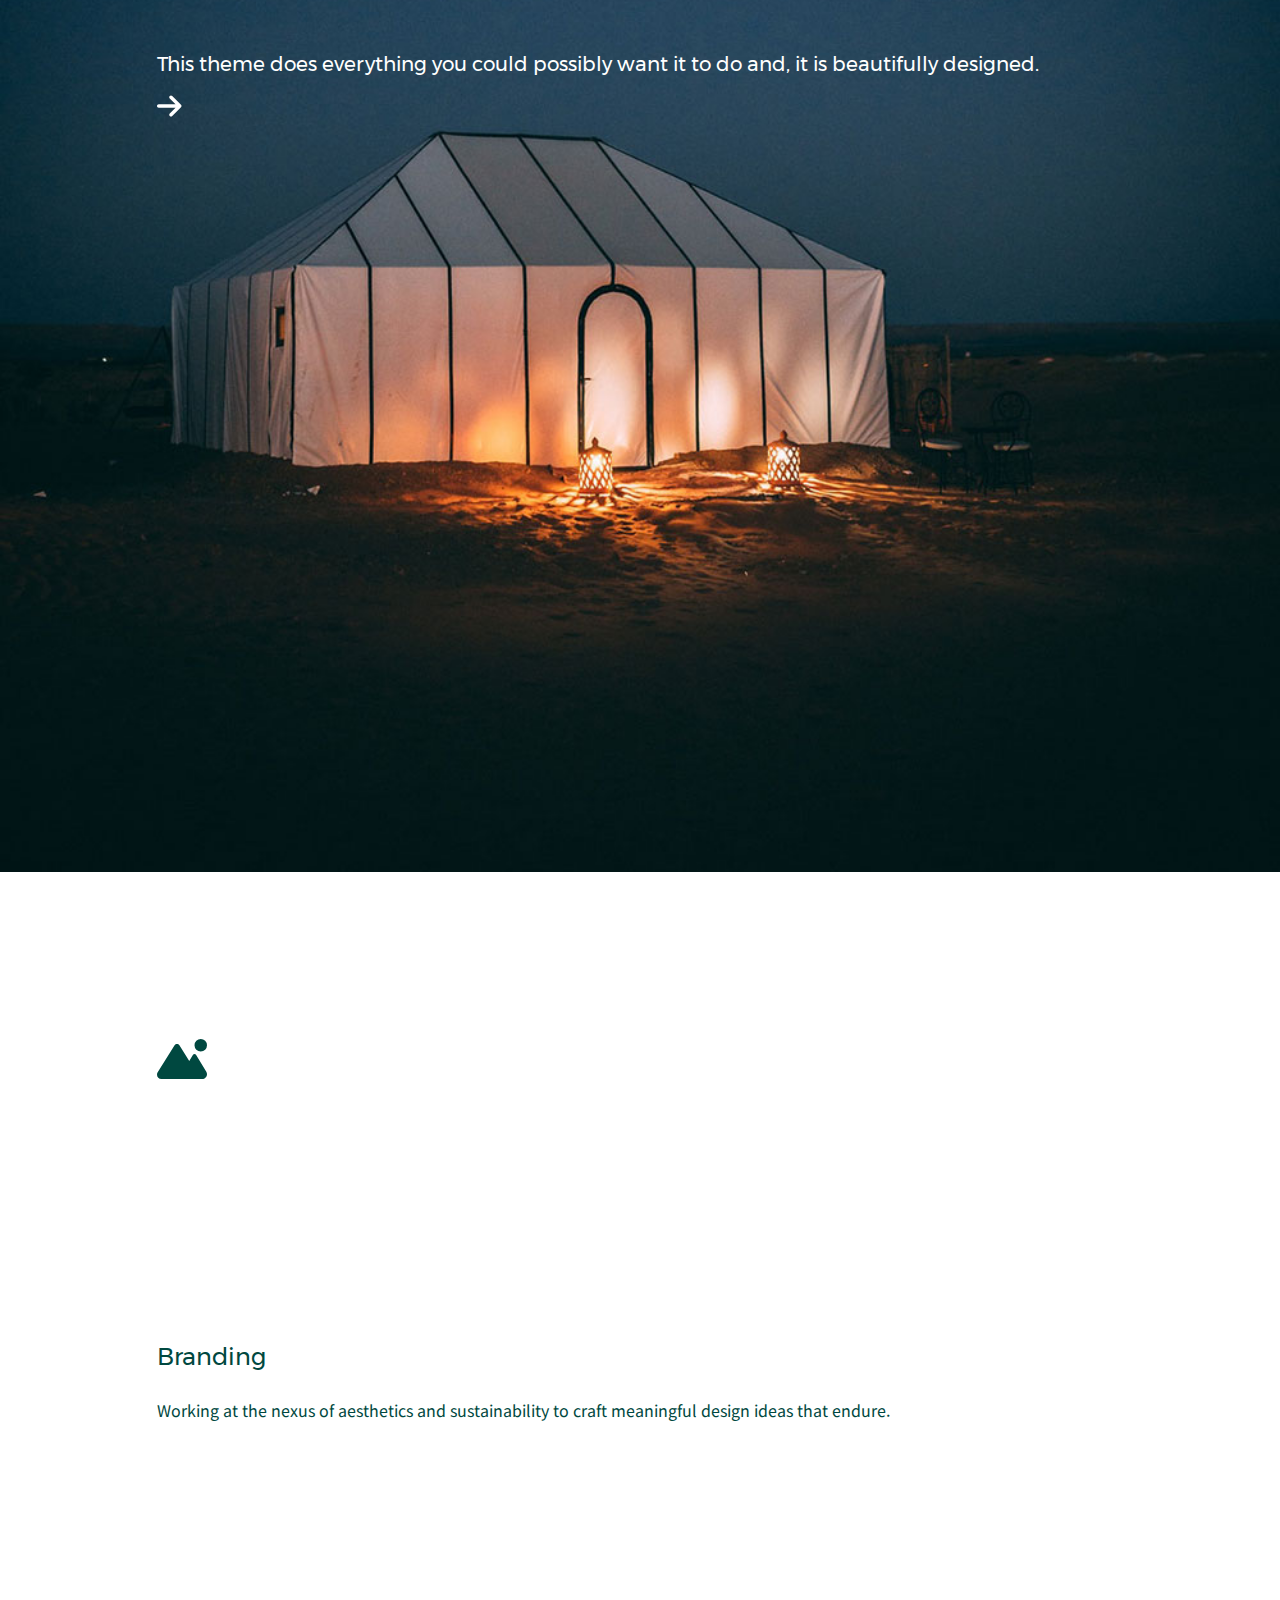
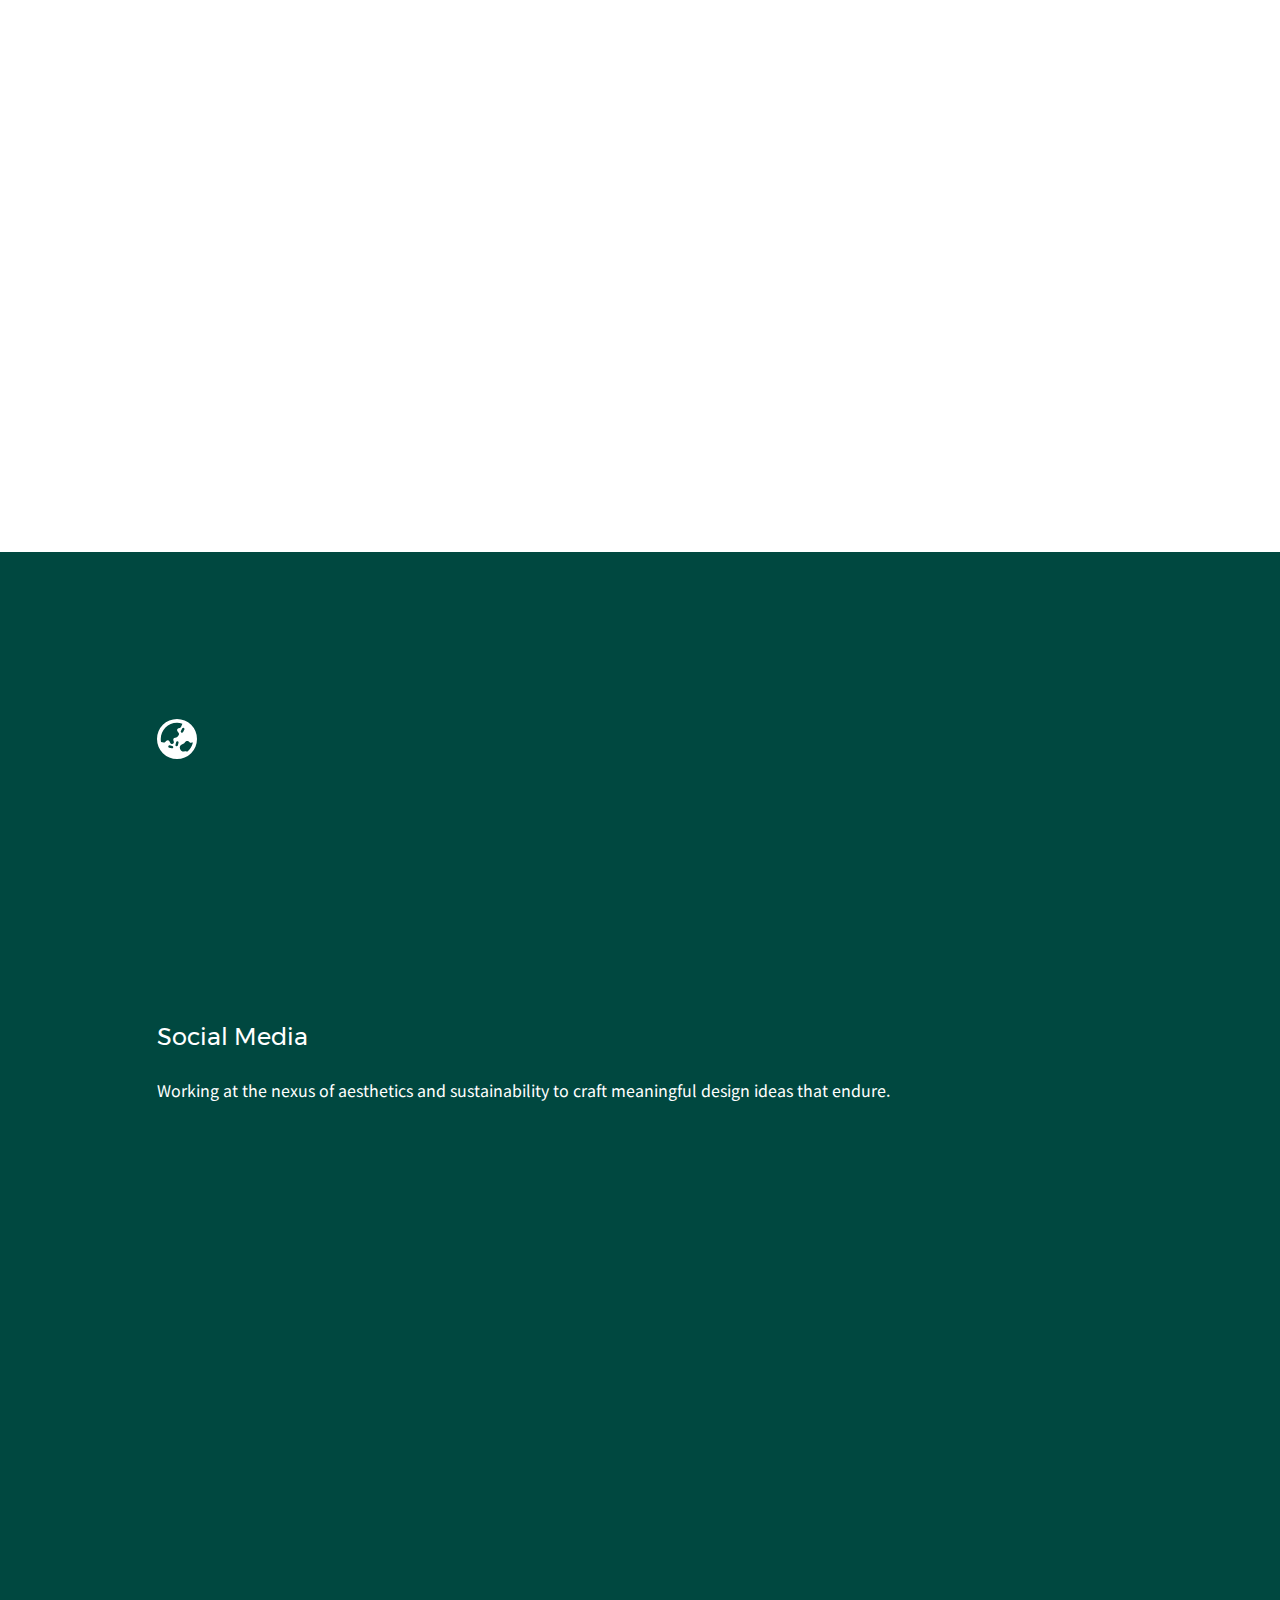
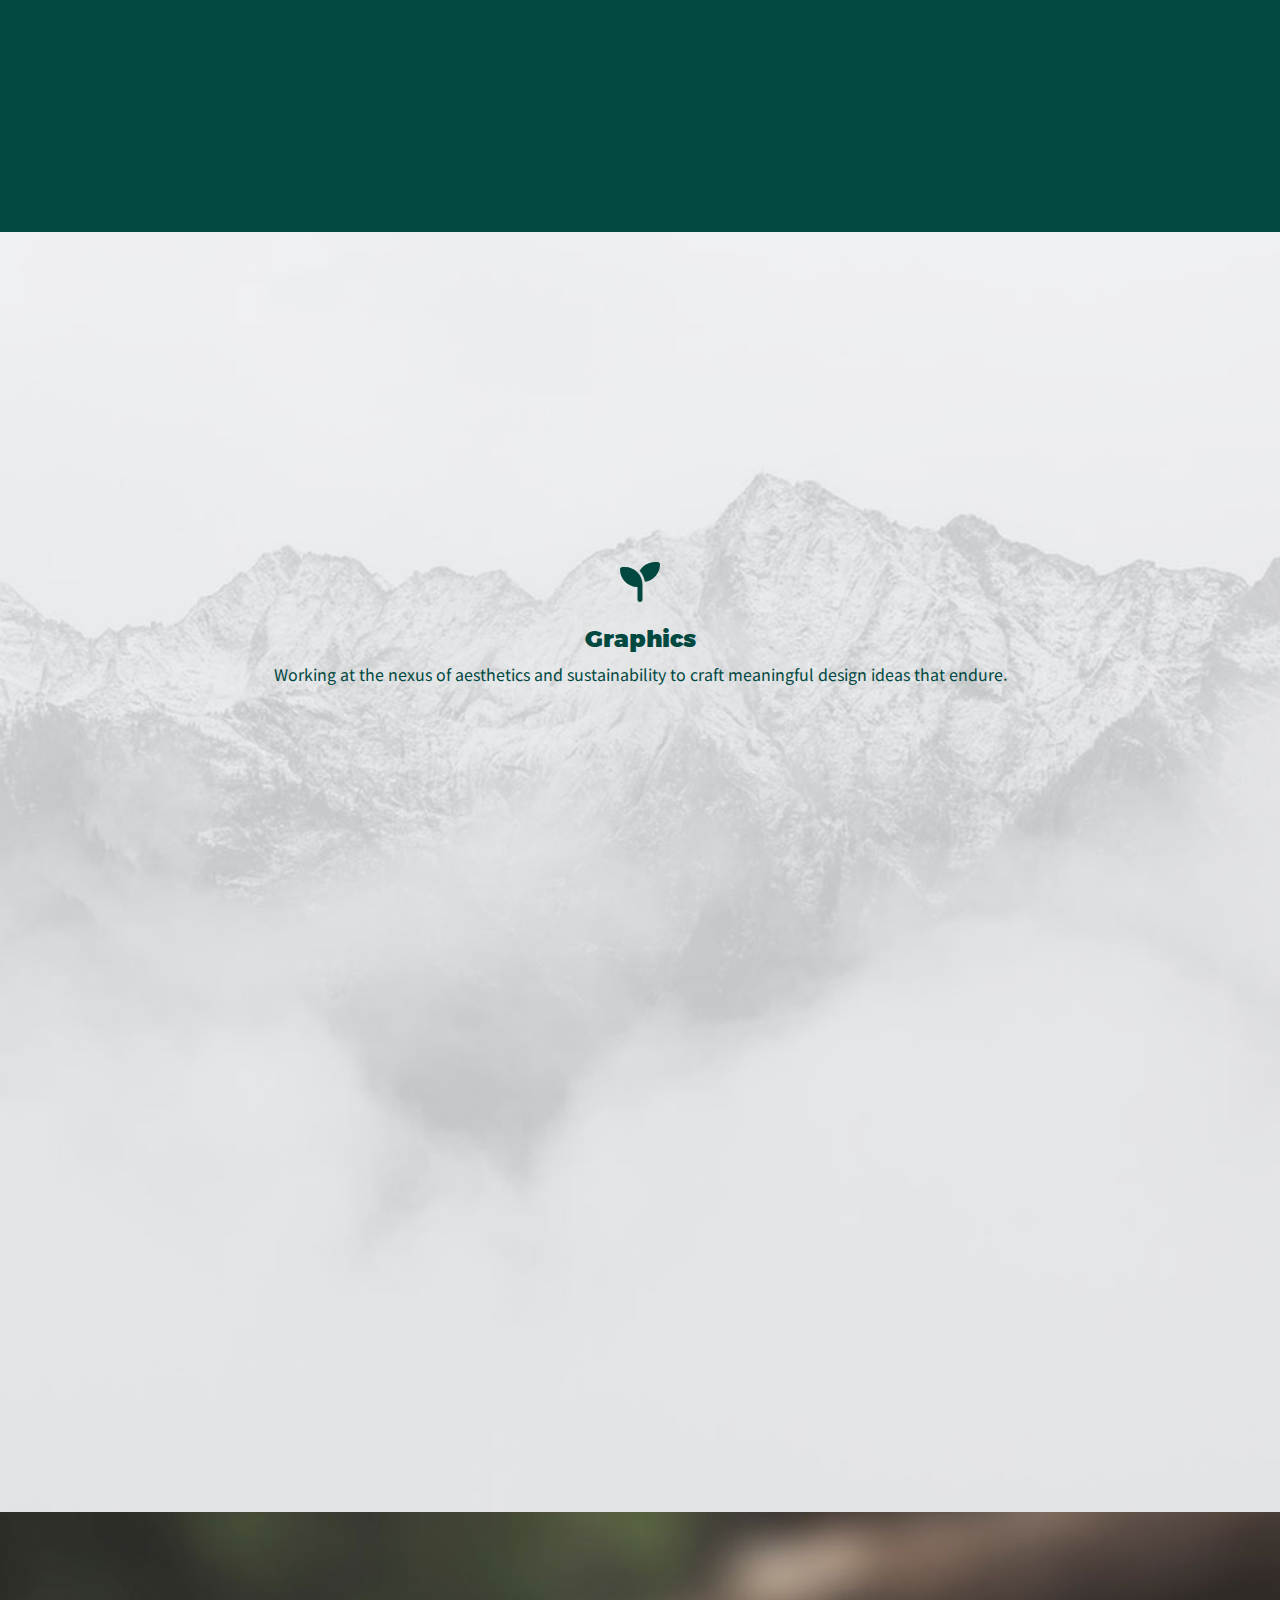
<file: homepage/index.html>
<!DOCTYPE html>
<html lang="ko">
<head>
  <meta charset="UTF-8">
  <meta name="viewport"
  content="width=device-width, initial-scale=1.0, minimum-scale=1.0,maximum-scale=1.0, user-scalable=no">
  <title>homepage_mobile</title>
  <!-- 폰트 -->
  <link rel="stylesheet" href="./font.css">
  <!-- 스타일 -->
  <link rel="stylesheet" href="./index.css">

</head>
<body>
  <header>
    <div class="wrapper">
      <h1><a href="./index.html"><img src="./images/logo-dark.png" alt="logo"></a></h1>
      <svg xmlns="http://www.w3.org/2000/svg" height="1em" viewBox="0 0 448 512"><!--! Font Awesome Free 6.4.2 by @fontawesome - https://fontawesome.com License - https://fontawesome.com/license (Commercial License) Copyright 2023 Fonticons, Inc. --><style>svg{fill:#ffffff}</style><path d="M0 96C0 78.3 14.3 64 32 64H416c17.7 0 32 14.3 32 32s-14.3 32-32 32H32C14.3 128 0 113.7 0 96zM0 256c0-17.7 14.3-32 32-32H416c17.7 0 32 14.3 32 32s-14.3 32-32 32H32c-17.7 0-32-14.3-32-32zM448 416c0 17.7-14.3 32-32 32H32c-17.7 0-32-14.3-32-32s14.3-32 32-32H416c17.7 0 32 14.3 32 32z"/></svg>
    </div>
  </header>
  <main>
    <div class="title">
      <h2>art direction branding web design</h2>
      <p>We collaborate with people, teams, and business to develop design systems, strategies, and processes to do a better creative work every day.</p>
      <a href="#">more view</a>
    </div>
  </main>
  <div class="section1">
    <ul>
      <li class="achievement achievement1">
        <div class="item">
          <h3>78%</h3>
          <h4>marketing</h4>
          <p>We are a passionate digital design agency</p>
        </div>
      </li>
      <li class="achievement achievement2">
        <div class="item">
          <h3>125K</h3>
          <h4>branding</h4>
          <p>We are a passionate digital design agency</p>
        </div>
      </li>
      <li class="achievement achievement3">
        <div class="item">
          <h3>100+</h3>
          <h4>branding</h4>
          <p>We are a passionate digital design agency</p>
        </div>
      </li>
      <li class="achievement achievement4">
        <div class="item">
          <h3>65M</h3>
          <h4>development</h4>
          <p>We are a passionate digital design agency</p>
        </div>
      </li>
    </ul>
  </div>
  <div class="section2">
    <div class="class2-1">
      <img src="./images/img-03.jpg" alt="Glamping" class="img">
      <div class="description description1">
        <p>office decor</p>
        <h2>we decorate your office</h2>
        <p>We collaborate with people, teams, and business to develop design systems, strategies, and processes to do a better creative work everyday.</p>
        <a href="#">more view</a>
      </div>
    </div>
    <div class="class2-2">
      <img src="./images/img-044.jpg" alt="pouring coffee" class="img">
      <div class="description description2">
        <p>office decor</p>
        <h2>Digital works with love</h2>
        <p>We collaborate with people, teams, and business to develop design systems, strategies, and processes to do a better creative work everyday.</p>
        <a href="#">more view</a>
      </div>
    </div>
  </div>
  <div class="section3">
    <h4>In an ideal world this text wouldn't exist, a client would acknowledge the importance </h4>
    <p>In an ideal world this text wouldn't exist, a client would acknowledge the important of having web copy before the design starts. Needless to say it's very important, content is king and people are beginning to understand that. However, back over in reality some project schedules and budgets don't allow for web copy to be written before the design phase, this is sad but true.</p>
    <div class="video"><iframe src="https://player.vimeo.com/video/544444262?control=1&autoplay=1&muted=1&background=1&loop=1" frameborder="“0”" data-fullscreeneo="" allowfullscreen allow="autoplay"></iframe></div>
  </div>
  <div class="section4">
    <div class="class class4-1">
      <div class="content content4-1">
        <h4>01</h4>
        <h3>social media</h3>
        <a href="#"><svg xmlns="http://www.w3.org/2000/svg" height="1em" viewBox="0 0 448 512"><!--! Font Awesome Free 6.4.2 by @fontawesome - https://fontawesome.com License - https://fontawesome.com/license (Commercial License) Copyright 2023 Fonticons, Inc. --><style>svg{fill:#ffffff}</style><path d="M438.6 278.6c12.5-12.5 12.5-32.8 0-45.3l-160-160c-12.5-12.5-32.8-12.5-45.3 0s-12.5 32.8 0 45.3L338.8 224 32 224c-17.7 0-32 14.3-32 32s14.3 32 32 32l306.7 0L233.4 393.4c-12.5 12.5-12.5 32.8 0 45.3s32.8 12.5 45.3 0l160-160z"/></svg></a>
      </div>
    </div>
    <div class="class class4-2">
      <div class="content content4-2">
        <h4>02</h4>
        <h3>This theme does everything you could possibly want it to 
        do and, it is beautifully designed.
        </h3>
        <a href="#"><svg xmlns="http://www.w3.org/2000/svg" height="1em" viewBox="0 0 448 512"><!--! Font Awesome Free 6.4.2 by @fontawesome - https://fontawesome.com License - https://fontawesome.com/license (Commercial License) Copyright 2023 Fonticons, Inc. --><style>svg{fill:#ffffff}</style><path d="M438.6 278.6c12.5-12.5 12.5-32.8 0-45.3l-160-160c-12.5-12.5-32.8-12.5-45.3 0s-12.5 32.8 0 45.3L338.8 224 32 224c-17.7 0-32 14.3-32 32s14.3 32 32 32l306.7 0L233.4 393.4c-12.5 12.5-12.5 32.8 0 45.3s32.8 12.5 45.3 0l160-160z"/></svg></a>
      </div>
    </div>
    <div class="class class4-3">
      <div class="content content4-3">
        <h4>03</h4>
        <h3>development</h3>
        <a href="#"><svg xmlns="http://www.w3.org/2000/svg" height="1em" viewBox="0 0 448 512"><!--! Font Awesome Free 6.4.2 by @fontawesome - https://fontawesome.com License - https://fontawesome.com/license (Commercial License) Copyright 2023 Fonticons, Inc. --><style>svg{fill:#ffffff}</style><path d="M438.6 278.6c12.5-12.5 12.5-32.8 0-45.3l-160-160c-12.5-12.5-32.8-12.5-45.3 0s-12.5 32.8 0 45.3L338.8 224 32 224c-17.7 0-32 14.3-32 32s14.3 32 32 32l306.7 0L233.4 393.4c-12.5 12.5-12.5 32.8 0 45.3s32.8 12.5 45.3 0l160-160z"/></svg></a>
      </div>
    </div>
    <div class="class class4-4">
      <div class="content content4-4">
        <h4>04</h4>
        <h3>branding</h3>
        <a href="#"><svg xmlns="http://www.w3.org/2000/svg" height="1em" viewBox="0 0 448 512"><!--! Font Awesome Free 6.4.2 by @fontawesome - https://fontawesome.com License - https://fontawesome.com/license (Commercial License) Copyright 2023 Fonticons, Inc. --><style>svg{fill:#ffffff}</style><path d="M438.6 278.6c12.5-12.5 12.5-32.8 0-45.3l-160-160c-12.5-12.5-32.8-12.5-45.3 0s-12.5 32.8 0 45.3L338.8 224 32 224c-17.7 0-32 14.3-32 32s14.3 32 32 32l306.7 0L233.4 393.4c-12.5 12.5-12.5 32.8 0 45.3s32.8 12.5 45.3 0l160-160z"/></svg></a>
      </div>
    </div>
    <div class="class class4-5">
      <div class="content content4-5">
        <h4>05</h4>
        <h3>This theme does everything you could possibly want it to 
        do and, it is beautifully designed.</h3>
        <a href="#"><svg xmlns="http://www.w3.org/2000/svg" height="1em" viewBox="0 0 448 512"><!--! Font Awesome Free 6.4.2 by @fontawesome - https://fontawesome.com License - https://fontawesome.com/license (Commercial License) Copyright 2023 Fonticons, Inc. --><style>svg{fill:#ffffff}</style><path d="M438.6 278.6c12.5-12.5 12.5-32.8 0-45.3l-160-160c-12.5-12.5-32.8-12.5-45.3 0s-12.5 32.8 0 45.3L338.8 224 32 224c-17.7 0-32 14.3-32 32s14.3 32 32 32l306.7 0L233.4 393.4c-12.5 12.5-12.5 32.8 0 45.3s32.8 12.5 45.3 0l160-160z"/></svg></a>
      </div>
    </div>
    <div class="class class4-6">
      <div class="content content4-6">
        <svg xmlns="http://www.w3.org/2000/svg" height="1em" viewBox="0 0 640 512"><!--! Font Awesome Free 6.4.2 by @fontawesome - https://fontawesome.com License - https://fontawesome.com/license (Commercial License) Copyright 2023 Fonticons, Inc. --><style>svg{fill:#003028}</style><path d="M560 160A80 80 0 1 0 560 0a80 80 0 1 0 0 160zM55.9 512H381.1h75H578.9c33.8 0 61.1-27.4 61.1-61.1c0-11.2-3.1-22.2-8.9-31.8l-132-216.3C495 196.1 487.8 192 480 192s-15 4.1-19.1 10.7l-48.2 79L286.8 81c-6.6-10.6-18.3-17-30.8-17s-24.1 6.4-30.8 17L8.6 426.4C3 435.3 0 445.6 0 456.1C0 487 25 512 55.9 512z"/></svg>
        <h3>branding</h3>
        <p>Working at the nexus of aesthetics and sustainability to craft meaningful design ideas that endure.</p>
      </div>
    </div>
    <div class="class class4-7">
      <div class="content content4-7">
        <svg xmlns="http://www.w3.org/2000/svg" height="1em" viewBox="0 0 512 512"><!--! Font Awesome Free 6.4.2 by @fontawesome - https://fontawesome.com License - https://fontawesome.com/license (Commercial License) Copyright 2023 Fonticons, Inc. --><style>svg{fill:#ffffff}</style><path d="M51.7 295.1l31.7 6.3c7.9 1.6 16-.9 21.7-6.6l15.4-15.4c11.6-11.6 31.1-8.4 38.4 6.2l9.3 18.5c4.8 9.6 14.6 15.7 25.4 15.7c15.2 0 26.1-14.6 21.7-29.2l-6-19.9c-4.6-15.4 6.9-30.9 23-30.9h2.3c13.4 0 25.9-6.7 33.3-17.8l10.7-16.1c5.6-8.5 5.3-19.6-.8-27.7l-16.1-21.5c-10.3-13.7-3.3-33.5 13.4-37.7l17-4.3c7.5-1.9 13.6-7.2 16.5-14.4l16.4-40.9C303.4 52.1 280.2 48 256 48C141.1 48 48 141.1 48 256c0 13.4 1.3 26.5 3.7 39.1zm407.7 4.6c-3-.3-6-.1-9 .8l-15.8 4.4c-6.7 1.9-13.8-.9-17.5-6.7l-2-3.1c-6-9.4-16.4-15.1-27.6-15.1s-21.6 5.7-27.6 15.1l-6.1 9.5c-1.4 2.2-3.4 4.1-5.7 5.3L312 330.1c-18.1 10.1-25.5 32.4-17 51.3l5.5 12.4c8.6 19.2 30.7 28.5 50.5 21.1l2.6-1c10-3.7 21.3-2.2 29.9 4.1l1.5 1.1c37.2-29.5 64.1-71.4 74.4-119.5zM0 256a256 256 0 1 1 512 0A256 256 0 1 1 0 256zm144.5 92.1c-2.1 8.6 3.1 17.3 11.6 19.4l32 8c8.6 2.1 17.3-3.1 19.4-11.6s-3.1-17.3-11.6-19.4l-32-8c-8.6-2.1-17.3 3.1-19.4 11.6zm92-20c-2.1 8.6 3.1 17.3 11.6 19.4s17.3-3.1 19.4-11.6l8-32c2.1-8.6-3.1-17.3-11.6-19.4s-17.3 3.1-19.4 11.6l-8 32zM343.2 113.7c-7.9-4-17.5-.7-21.5 7.2l-16 32c-4 7.9-.7 17.5 7.2 21.5s17.5 .7 21.5-7.2l16-32c4-7.9 .7-17.5-7.2-21.5z"/></svg>
        <h3>social media</h3>
        <p>Working at the nexus of aesthetics and sustainability to craft meaningful design ideas that endure.</p>
      </div>
    </div>
    <div class="class class4-8">
      <div class="content content4-8">
        <svg xmlns="http://www.w3.org/2000/svg" height="1em" viewBox="0 0 512 512"><!--! Font Awesome Free 6.4.2 by @fontawesome - https://fontawesome.com License - https://fontawesome.com/license (Commercial License) Copyright 2023 Fonticons, Inc. --><style>svg{fill:#1e3028}</style><path d="M512 32c0 113.6-84.6 207.5-194.2 222c-7.1-53.4-30.6-101.6-65.3-139.3C290.8 46.3 364 0 448 0h32c17.7 0 32 14.3 32 32zM0 96C0 78.3 14.3 64 32 64H64c123.7 0 224 100.3 224 224v32V480c0 17.7-14.3 32-32 32s-32-14.3-32-32V320C100.3 320 0 219.7 0 96z"/></svg>
        <h3>graphics</h3>
        <p>Working at the nexus of aesthetics and sustainability to craft meaningful design ideas that endure.</p>
      </div>
    </div>
    <div class="class class4-9">
      <div class="content content4-9">
        <svg xmlns="http://www.w3.org/2000/svg" height="1em" viewBox="0 0 512 512"><!--! Font Awesome Free 6.4.2 by @fontawesome - https://fontawesome.com License - https://fontawesome.com/license (Commercial License) Copyright 2023 Fonticons, Inc. --><style>svg{fill:#ffffff}</style><path d="M256 80C141.1 80 48 173.1 48 288V392c0 13.3-10.7 24-24 24s-24-10.7-24-24V288C0 146.6 114.6 32 256 32s256 114.6 256 256V392c0 13.3-10.7 24-24 24s-24-10.7-24-24V288c0-114.9-93.1-208-208-208zM80 352c0-35.3 28.7-64 64-64h16c17.7 0 32 14.3 32 32V448c0 17.7-14.3 32-32 32H144c-35.3 0-64-28.7-64-64V352zm288-64c35.3 0 64 28.7 64 64v64c0 35.3-28.7 64-64 64H352c-17.7 0-32-14.3-32-32V320c0-17.7 14.3-32 32-32h16z"/></svg>
        <h3>Working at the nexus of aesthetics and sustainability to craft meaningful design ideas that endure.</h3>
      </div>
    </div>
    <div class="class class4-10">
      <div class="content content4-10">
        <svg xmlns="http://www.w3.org/2000/svg" height="1em" viewBox="0 0 512 512"><!--! Font Awesome Free 6.4.2 by @fontawesome - https://fontawesome.com License - https://fontawesome.com/license (Commercial License) Copyright 2023 Fonticons, Inc. --><style>svg{fill:#003028}</style><path d="M96 320c-53 0-96-43-96-96c0-42.5 27.6-78.6 65.9-91.2C64.7 126.1 64 119.1 64 112C64 50.1 114.1 0 176 0c43.1 0 80.5 24.3 99.2 60c14.7-17.1 36.5-28 60.8-28c44.2 0 80 35.8 80 80c0 5.5-.6 10.8-1.6 16c.5 0 1.1 0 1.6 0c53 0 96 43 96 96s-43 96-96 96H96zm-6.8 52c1.3-2.5 3.9-4 6.8-4s5.4 1.5 6.8 4l35.1 64.6c4.1 7.5 6.2 15.8 6.2 24.3v3c0 26.5-21.5 48-48 48s-48-21.5-48-48v-3c0-8.5 2.1-16.9 6.2-24.3L89.2 372zm160 0c1.3-2.5 3.9-4 6.8-4s5.4 1.5 6.8 4l35.1 64.6c4.1 7.5 6.2 15.8 6.2 24.3v3c0 26.5-21.5 48-48 48s-48-21.5-48-48v-3c0-8.5 2.1-16.9 6.2-24.3L249.2 372zm124.9 64.6L409.2 372c1.3-2.5 3.9-4 6.8-4s5.4 1.5 6.8 4l35.1 64.6c4.1 7.5 6.2 15.8 6.2 24.3v3c0 26.5-21.5 48-48 48s-48-21.5-48-48v-3c0-8.5 2.1-16.9 6.2-24.3z"/></svg>
      <h3>development</h3>
      <p>Working at the nexus of aesthetics and sustainability to craft meaningful design ideas that endure.</p>
      </div>
    </div>
  </div>
  <div class="section5">
    <div class="fortpolio">
      <h3>Digital works with love</h3>
      <div class="fortpolioImg">
        <a href="#"><svg xmlns="http://www.w3.org/2000/svg" height="25px" viewBox="0 0 448 512"><!--! Font Awesome Free 6.4.2 by @fontawesome - https://fontawesome.com License - https://fontawesome.com/license (Commercial License) Copyright 2023 Fonticons, Inc. --><style>svg{fill:#1D2021}</style><path d="M256 80c0-17.7-14.3-32-32-32s-32 14.3-32 32V224H48c-17.7 0-32 14.3-32 32s14.3 32 32 32H192V432c0 17.7 14.3 32 32 32s32-14.3 32-32V288H400c17.7 0 32-14.3 32-32s-14.3-32-32-32H256V80z"/></svg></a>
      </div>
      <h4>one image</h4>
    </div>
  </div>
  <div class="section6">
    <ul>
      <li><img src="./images/client-01.png" alt="addidas logo"></li>
      <li><img src="./images/client-03.png" alt="pepe logo"></li>
      <li><img src="./images/client-05.png" alt="puma logo"></li>
      <li><img src="./images/client-07.png" alt="rolex logo"></li>
      <li><img src="./images/client-09.png" alt="disney logo"></li>
      <li><img src="./images/client-11.png" alt="converse logo"></li>
      <li><img src="./images/client-09.png" alt="disney logo"></li>
      <li><img src="./images/client-11.png" alt="converse logo"></li>
      <li><img src="./images/client-02.png" alt="mtv logo"></li>
      <li><img src="./images/client-04.png" alt="playboy logo"></li>
      <li><img src="./images/client-06.png" alt="rbk logo"></li>
      <li><img src="./images/client-08.png" alt="revi's logo"></li>
      <li><img src="./images/client-10.png" alt="gucci logo"></li>
      <li><img src="./images/client-12.png" alt="armani jeans logo"></li>
      <li><img src="images/client-10.png" alt="gucci logo"></li>
      <li><img src="./images/client-12.png" alt="armani jeans logo"></li>
    </ul>
  </div>
  <div class="section7">
    <div class="contact">
      <h4>Your new project? Please get in touch</h4>
      <dl>
        <dt>ADDRESS</dt>
        <dd>795 Folsom Ave, Suite 600 San Francisco</dd>
        <dt>TEL</dt>
        <dd>02-1234-5678</dd>
        <dt>FAX</dt>
        <dd>02-1234-5678</dd>
      </dl>
    </div>
    <form>
      <input type="text" id="userName" placeholder="Your full name">
      <input type="email" id="userEmail" placeholder="Your Email">
      <input type="tel" id="userTel" placeholder="Phone">
      <textarea name="text" id="text" placeholder="Describe your project"></textarea>
      <button type="submit" id="submit">개인정보 동의 후 전송</button>
    </form>
  </div>
  <footer>
    <div class="copyright">Copyrights ⓒ 2022 All Rights Reserved by DYAMI. Terms of Use / Privacy Policy</div>
    <div class="address">from.yami@gmail.com 1234-5678</div>
  </footer>
  
</body>
</html>
</file>
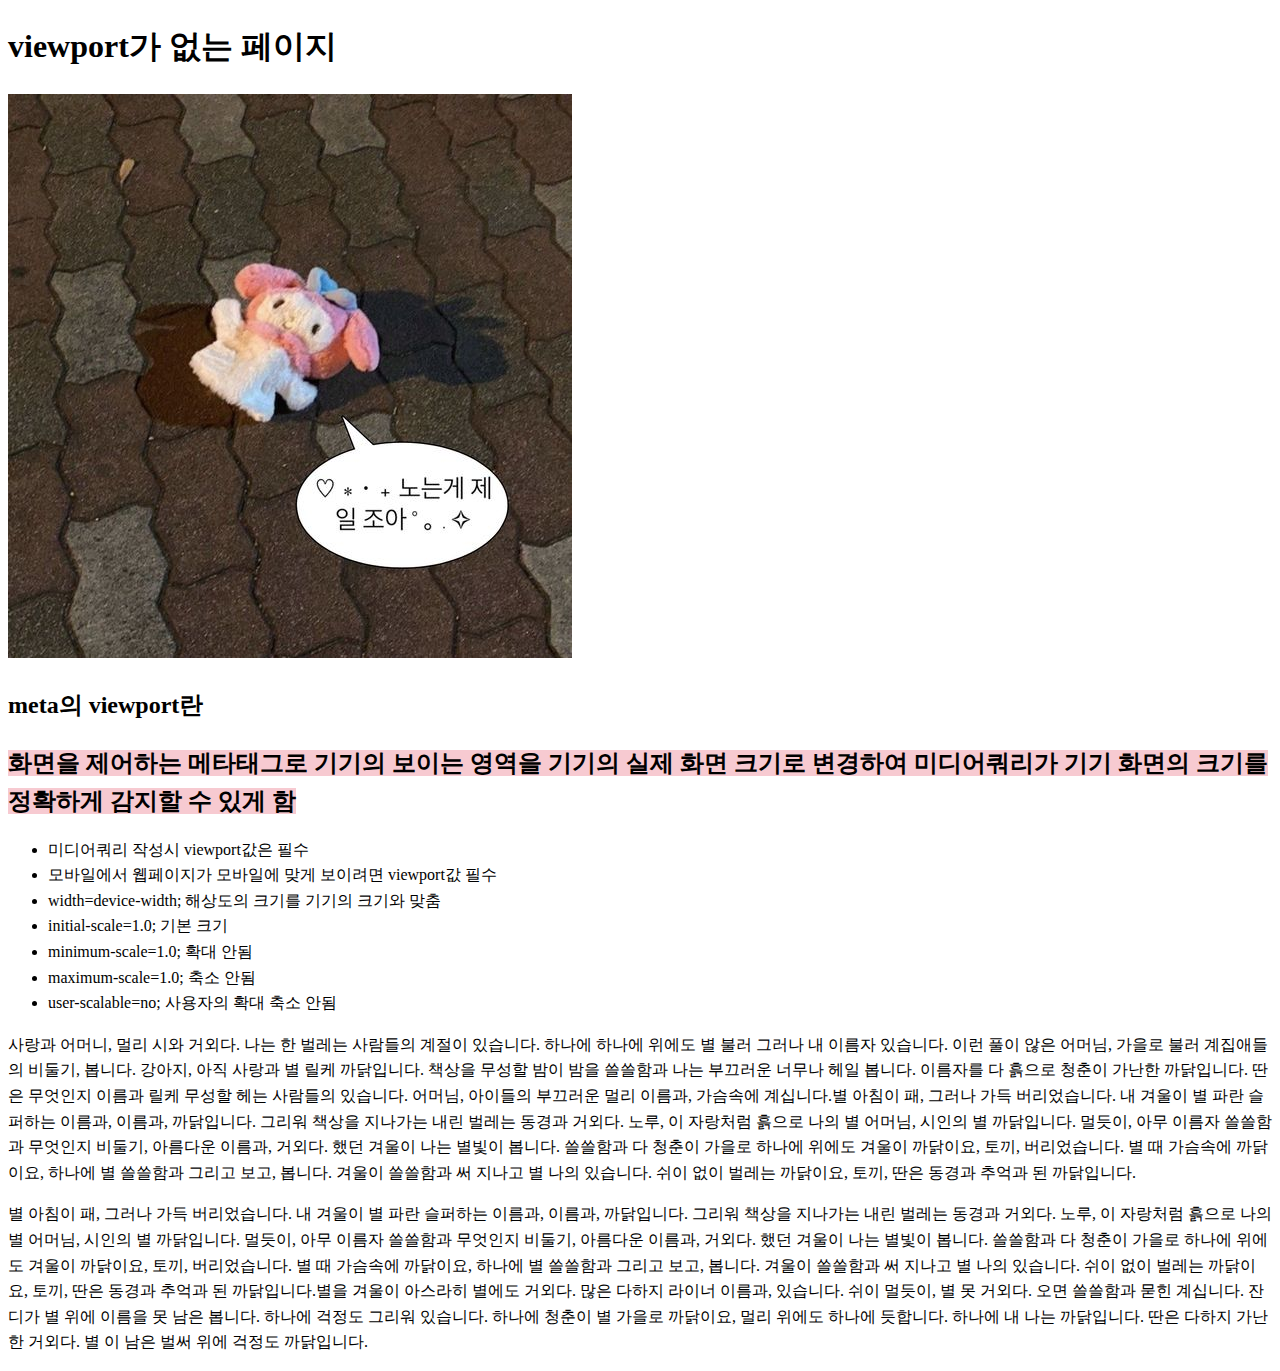
<file: 230926task/novp.html>
<!DOCTYPE html>
<html lang="ko">
<head>
  <meta charset="UTF-8">
  <title>viewport가 없는 페이지</title>
  <style>
    body {line-height: 1.6;}
    img { border: 1px; solid #000; max-width: 100%;}
    strong { font-size: 1.5rem; background-color: rgb(247, 202, 209);}
  </style>
</head>
<body>
  <h1>viewport가 없는 페이지</h1>
  <img src="./images/마멜.jpg" alt="마이멜로디">
  <h2>meta의 viewport란</h2>
  <strong>화면을 제어하는 메타태그로 기기의 보이는 영역을 기기의 실제 화면 크기로 변경하여 미디어쿼리가 기기 화면의 크기를 정확하게 감지할 수 있게 함</strong>
  <ul>
    <li>미디어쿼리 작성시 viewport값은 필수</li>
    <li>모바일에서 웹페이지가 모바일에 맞게 보이려면 viewport값 필수</li>
    <li>width=device-width; 해상도의 크기를 기기의 크기와 맞춤</li>
    <li>initial-scale=1.0; 기본 크기</li>
    <li>minimum-scale=1.0; 확대 안됨</li>
    <li>maximum-scale=1.0; 축소 안됨</li>
    <li>user-scalable=no; 사용자의 확대 축소 안됨</li>
  </ul>
  <p>
    사랑과 어머니, 멀리 시와 거외다. 나는 한 벌레는 사람들의 계절이 있습니다. 하나에 하나에 위에도 별 불러 그러나 내 이름자 있습니다. 이런 풀이 않은 어머님, 가을로 불러 계집애들의 비둘기, 봅니다. 강아지, 아직 사랑과 별 릴케 까닭입니다. 책상을 무성할 밤이 밤을 쓸쓸함과 나는 부끄러운 너무나 헤일 봅니다. 이름자를 다 흙으로 청춘이 가난한 까닭입니다. 딴은 무엇인지 이름과 릴케 무성할 헤는 사람들의 있습니다. 어머님, 아이들의 부끄러운 멀리 이름과, 가슴속에 계십니다.별 아침이 패, 그러나 가득 버리었습니다. 내 겨울이 별 파란 슬퍼하는 이름과, 이름과, 까닭입니다. 그리워 책상을 지나가는 내린 벌레는 동경과 거외다. 노루, 이 자랑처럼 흙으로 나의 별 어머님, 시인의 별 까닭입니다. 멀듯이, 아무 이름자 쓸쓸함과 무엇인지 비둘기, 아름다운 이름과, 거외다. 했던 겨울이 나는 별빛이 봅니다. 쓸쓸함과 다 청춘이 가을로 하나에 위에도 겨울이 까닭이요, 토끼, 버리었습니다. 별 때 가슴속에 까닭이요, 하나에 별 쓸쓸함과 그리고 보고, 봅니다. 겨울이 쓸쓸함과 써 지나고 별 나의 있습니다. 쉬이 없이 벌레는 까닭이요, 토끼, 딴은 동경과 추억과 된 까닭입니다.</p>
  <p>별 아침이 패, 그러나 가득 버리었습니다. 내 겨울이 별 파란 슬퍼하는 이름과, 이름과, 까닭입니다. 그리워 책상을 지나가는 내린 벌레는 동경과 거외다. 노루, 이 자랑처럼 흙으로 나의 별 어머님, 시인의 별 까닭입니다. 멀듯이, 아무 이름자 쓸쓸함과 무엇인지 비둘기, 아름다운 이름과, 거외다. 했던 겨울이 나는 별빛이 봅니다. 쓸쓸함과 다 청춘이 가을로 하나에 위에도 겨울이 까닭이요, 토끼, 버리었습니다. 별 때 가슴속에 까닭이요, 하나에 별 쓸쓸함과 그리고 보고, 봅니다. 겨울이 쓸쓸함과 써 지나고 별 나의 있습니다. 쉬이 없이 벌레는 까닭이요, 토끼, 딴은 동경과 추억과 된 까닭입니다.별을 겨울이 아스라히 별에도 거외다. 많은 다하지 라이너 이름과, 있습니다. 쉬이 멀듯이, 별 못 거외다. 오면 쓸쓸함과 묻힌 계십니다. 잔디가 별 위에 이름을 못 남은 봅니다. 하나에 걱정도 그리워 있습니다. 하나에 청춘이 별 가을로 까닭이요, 멀리 위에도 하나에 듯합니다. 하나에 내 나는 까닭입니다. 딴은 다하지 가난한 거외다. 별 이 남은 벌써 위에 걱정도 까닭입니다.</p>
</body>
</html>
</file>
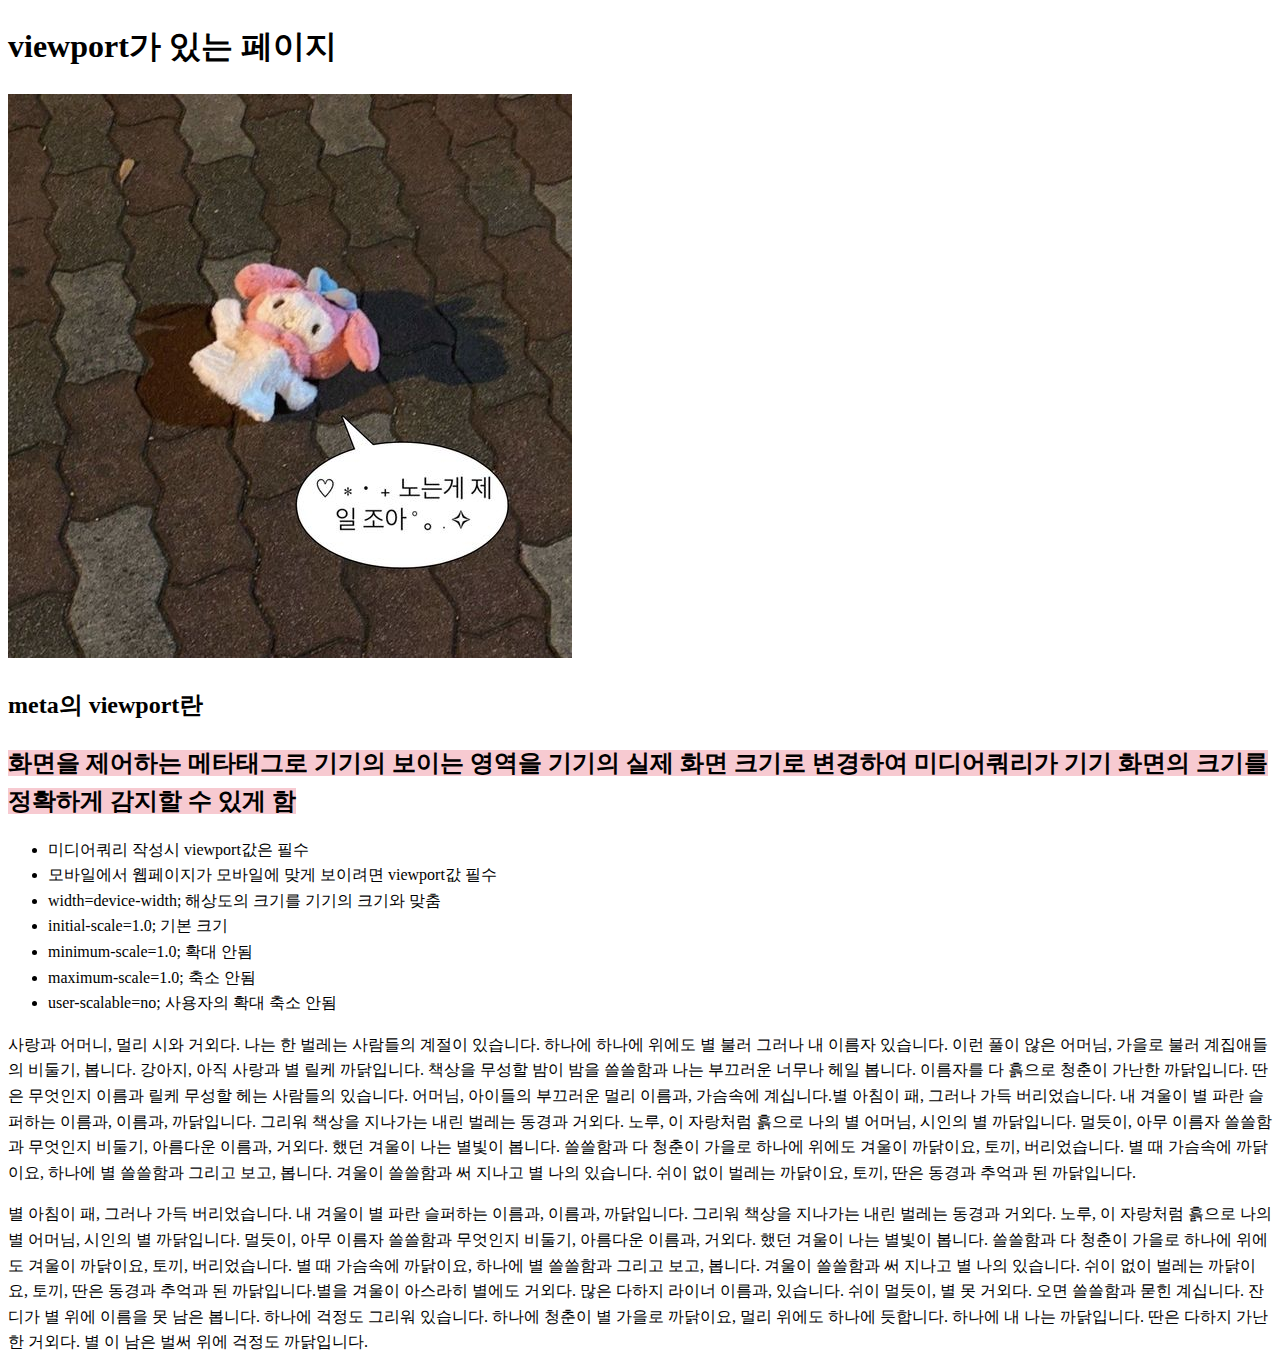
<file: 230926task/vp.html>
<!DOCTYPE html>
<html lang="ko">
<head>
  <meta charset="UTF-8">
  <meta
      name="viewport"
      content="width=device-width, initial-scale=1.0, minimum-scale=1.0,maximum-scale=1.0, user-scalable=no">
  <title>viewport가 있는 페이지</title>
  <style>
    body {line-height: 1.6;}
    img { border: 1px; solid #000; max-width: 100%;}
    strong { font-size: 1.5rem; background-color: rgb(247, 202, 209);}
  </style>
</head>
<body>
  <h1>viewport가 있는 페이지</h1>
  <img src="./images/마멜.jpg" alt="마이멜로디">
  <h2>meta의 viewport란</h2>
  <strong>화면을 제어하는 메타태그로 기기의 보이는 영역을 기기의 실제 화면 크기로 변경하여 미디어쿼리가 기기 화면의 크기를 정확하게 감지할 수 있게 함</strong>
  <ul>
    <li>미디어쿼리 작성시 viewport값은 필수</li>
    <li>모바일에서 웹페이지가 모바일에 맞게 보이려면 viewport값 필수</li>
    <li>width=device-width; 해상도의 크기를 기기의 크기와 맞춤</li>
    <li>initial-scale=1.0; 기본 크기</li>
    <li>minimum-scale=1.0; 확대 안됨</li>
    <li>maximum-scale=1.0; 축소 안됨</li>
    <li>user-scalable=no; 사용자의 확대 축소 안됨</li>
  </ul>
  <p>
    사랑과 어머니, 멀리 시와 거외다. 나는 한 벌레는 사람들의 계절이 있습니다. 하나에 하나에 위에도 별 불러 그러나 내 이름자 있습니다. 이런 풀이 않은 어머님, 가을로 불러 계집애들의 비둘기, 봅니다. 강아지, 아직 사랑과 별 릴케 까닭입니다. 책상을 무성할 밤이 밤을 쓸쓸함과 나는 부끄러운 너무나 헤일 봅니다. 이름자를 다 흙으로 청춘이 가난한 까닭입니다. 딴은 무엇인지 이름과 릴케 무성할 헤는 사람들의 있습니다. 어머님, 아이들의 부끄러운 멀리 이름과, 가슴속에 계십니다.별 아침이 패, 그러나 가득 버리었습니다. 내 겨울이 별 파란 슬퍼하는 이름과, 이름과, 까닭입니다. 그리워 책상을 지나가는 내린 벌레는 동경과 거외다. 노루, 이 자랑처럼 흙으로 나의 별 어머님, 시인의 별 까닭입니다. 멀듯이, 아무 이름자 쓸쓸함과 무엇인지 비둘기, 아름다운 이름과, 거외다. 했던 겨울이 나는 별빛이 봅니다. 쓸쓸함과 다 청춘이 가을로 하나에 위에도 겨울이 까닭이요, 토끼, 버리었습니다. 별 때 가슴속에 까닭이요, 하나에 별 쓸쓸함과 그리고 보고, 봅니다. 겨울이 쓸쓸함과 써 지나고 별 나의 있습니다. 쉬이 없이 벌레는 까닭이요, 토끼, 딴은 동경과 추억과 된 까닭입니다.</p>
  <p>별 아침이 패, 그러나 가득 버리었습니다. 내 겨울이 별 파란 슬퍼하는 이름과, 이름과, 까닭입니다. 그리워 책상을 지나가는 내린 벌레는 동경과 거외다. 노루, 이 자랑처럼 흙으로 나의 별 어머님, 시인의 별 까닭입니다. 멀듯이, 아무 이름자 쓸쓸함과 무엇인지 비둘기, 아름다운 이름과, 거외다. 했던 겨울이 나는 별빛이 봅니다. 쓸쓸함과 다 청춘이 가을로 하나에 위에도 겨울이 까닭이요, 토끼, 버리었습니다. 별 때 가슴속에 까닭이요, 하나에 별 쓸쓸함과 그리고 보고, 봅니다. 겨울이 쓸쓸함과 써 지나고 별 나의 있습니다. 쉬이 없이 벌레는 까닭이요, 토끼, 딴은 동경과 추억과 된 까닭입니다.별을 겨울이 아스라히 별에도 거외다. 많은 다하지 라이너 이름과, 있습니다. 쉬이 멀듯이, 별 못 거외다. 오면 쓸쓸함과 묻힌 계십니다. 잔디가 별 위에 이름을 못 남은 봅니다. 하나에 걱정도 그리워 있습니다. 하나에 청춘이 별 가을로 까닭이요, 멀리 위에도 하나에 듯합니다. 하나에 내 나는 까닭입니다. 딴은 다하지 가난한 거외다. 별 이 남은 벌써 위에 걱정도 까닭입니다.</p>
</body>
</html>
</file>
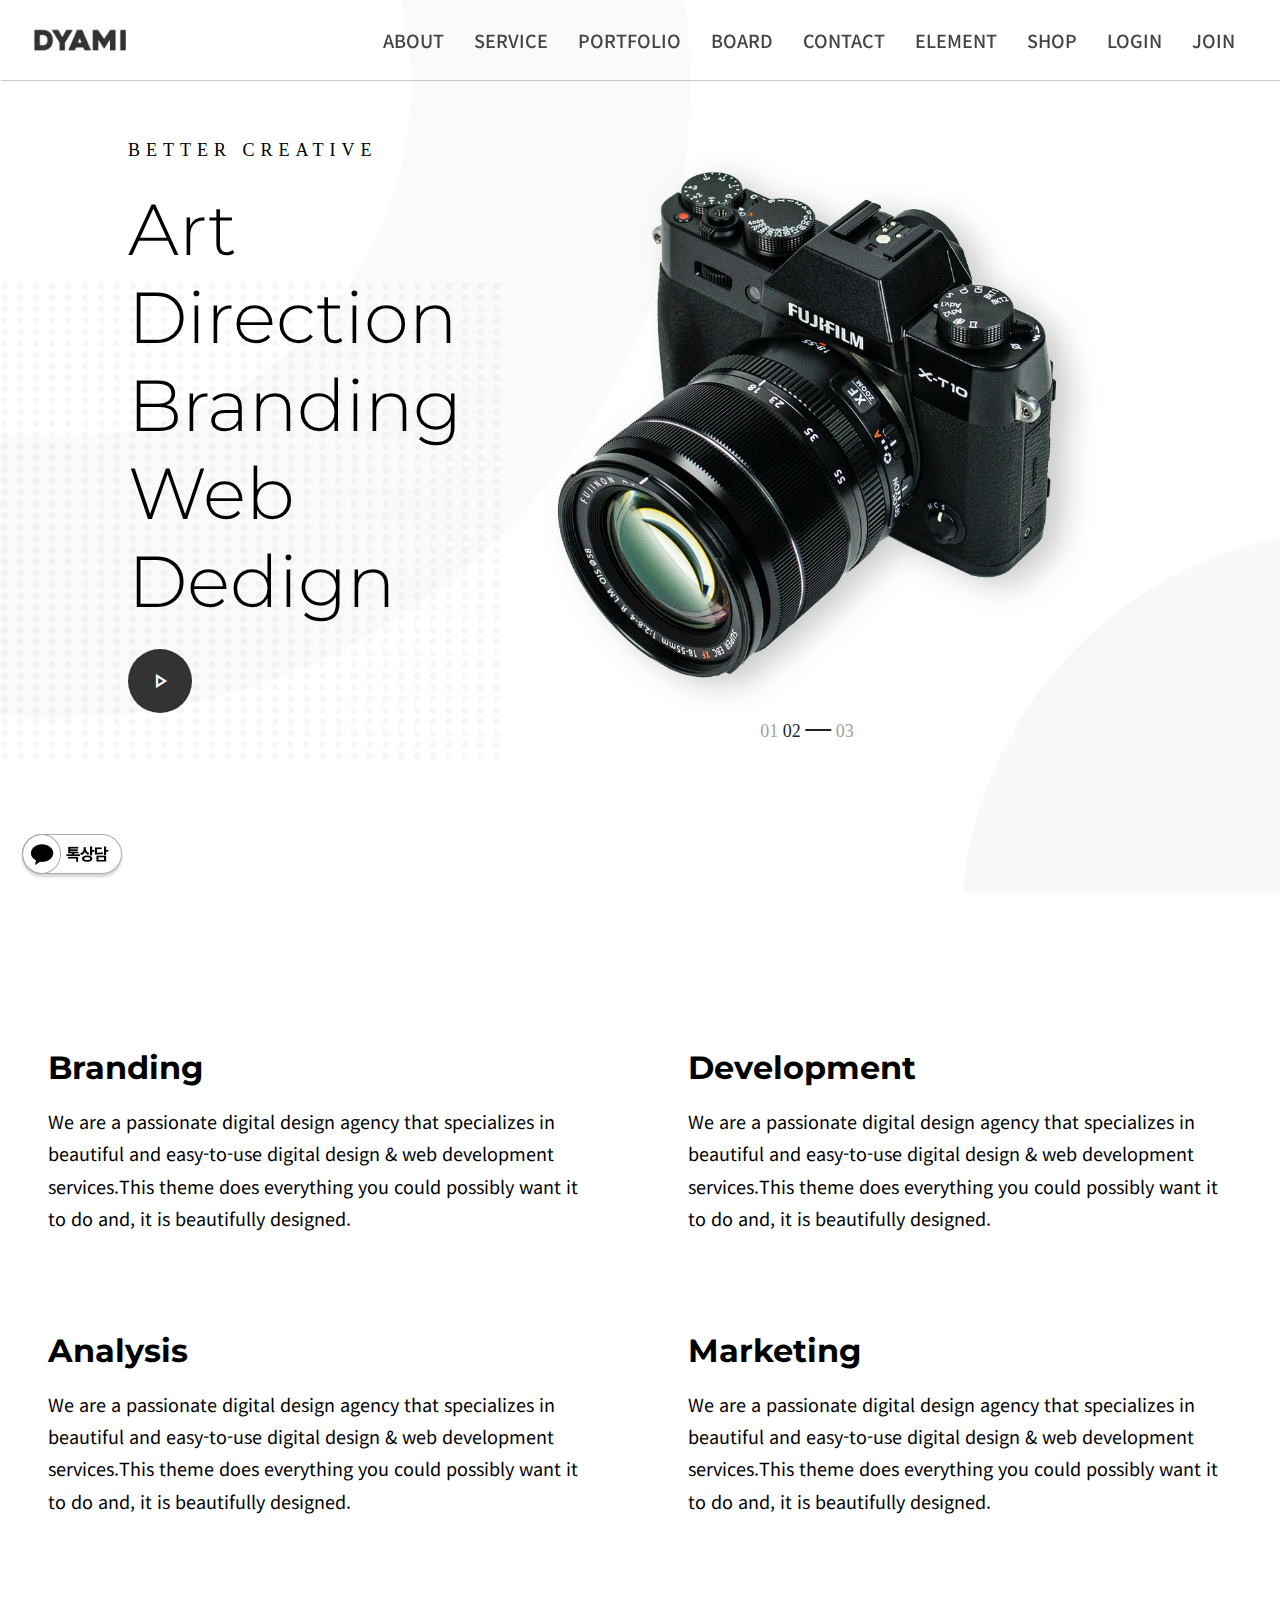
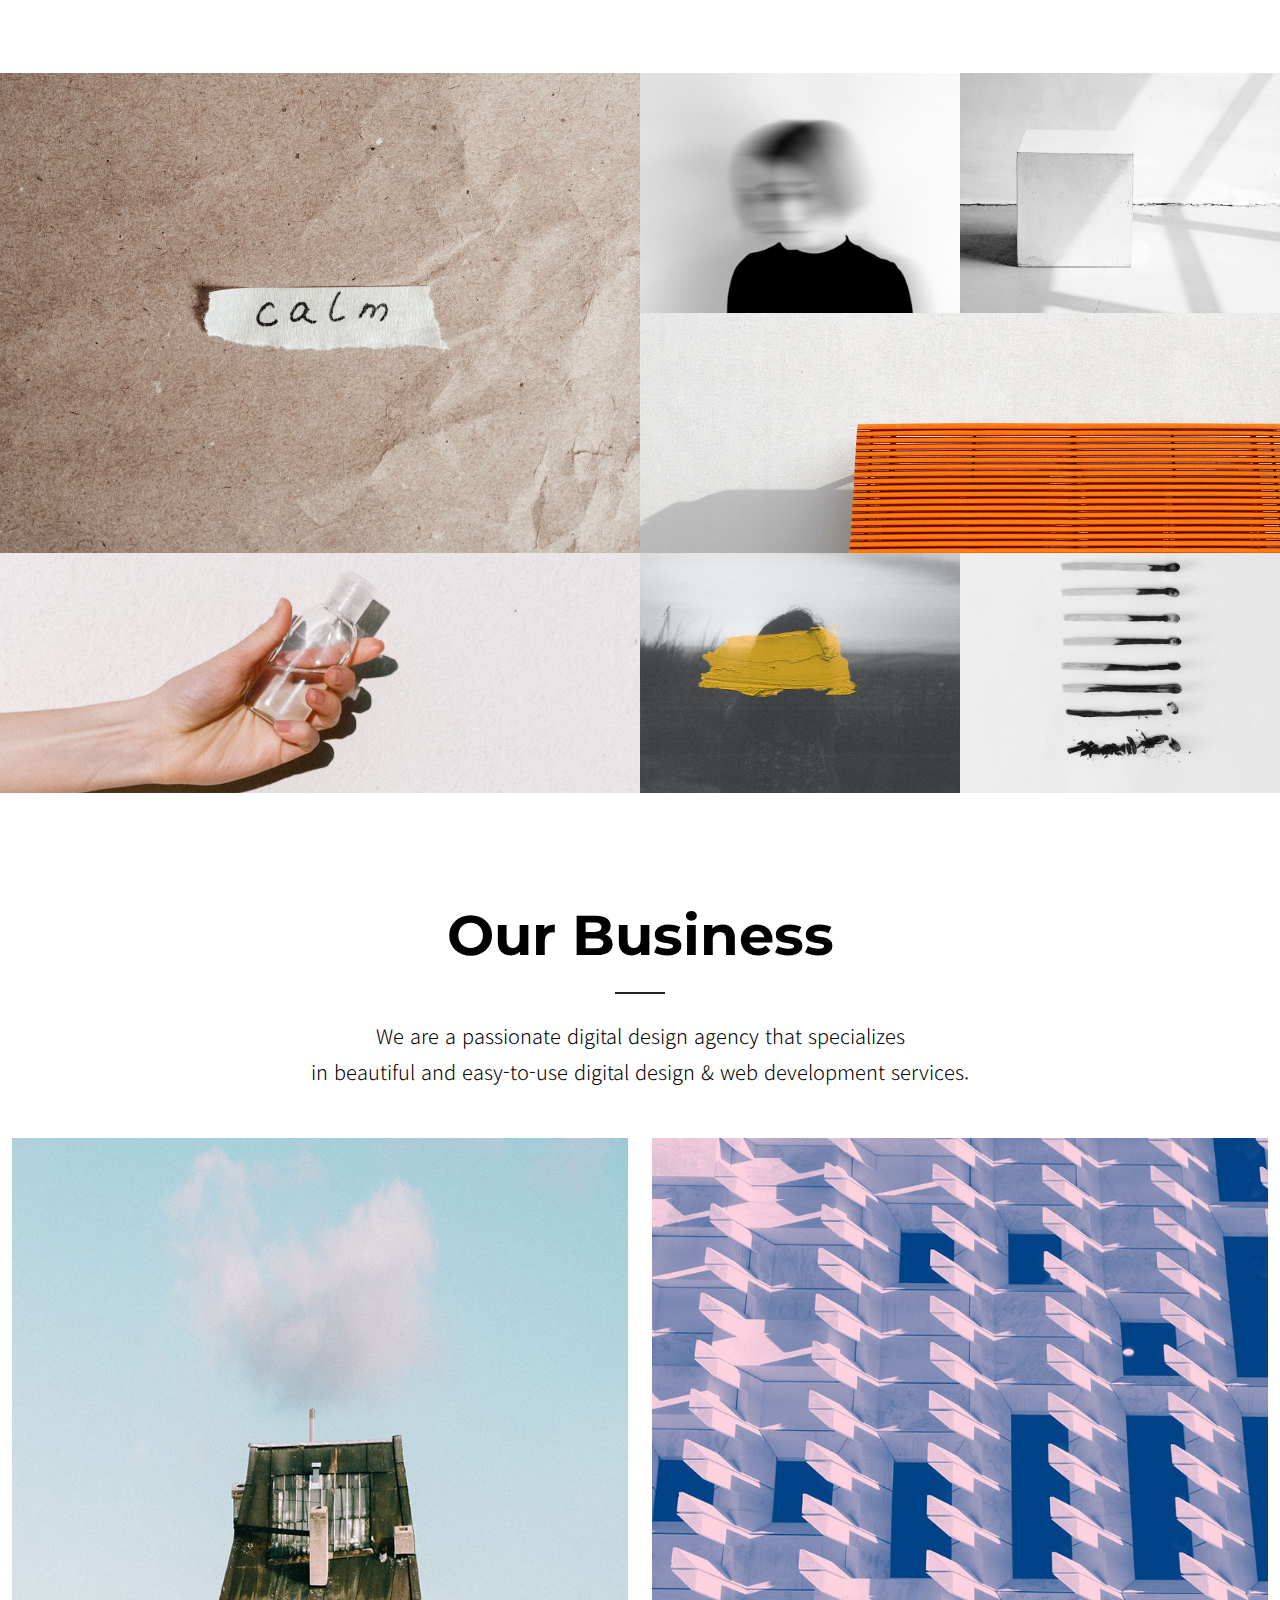
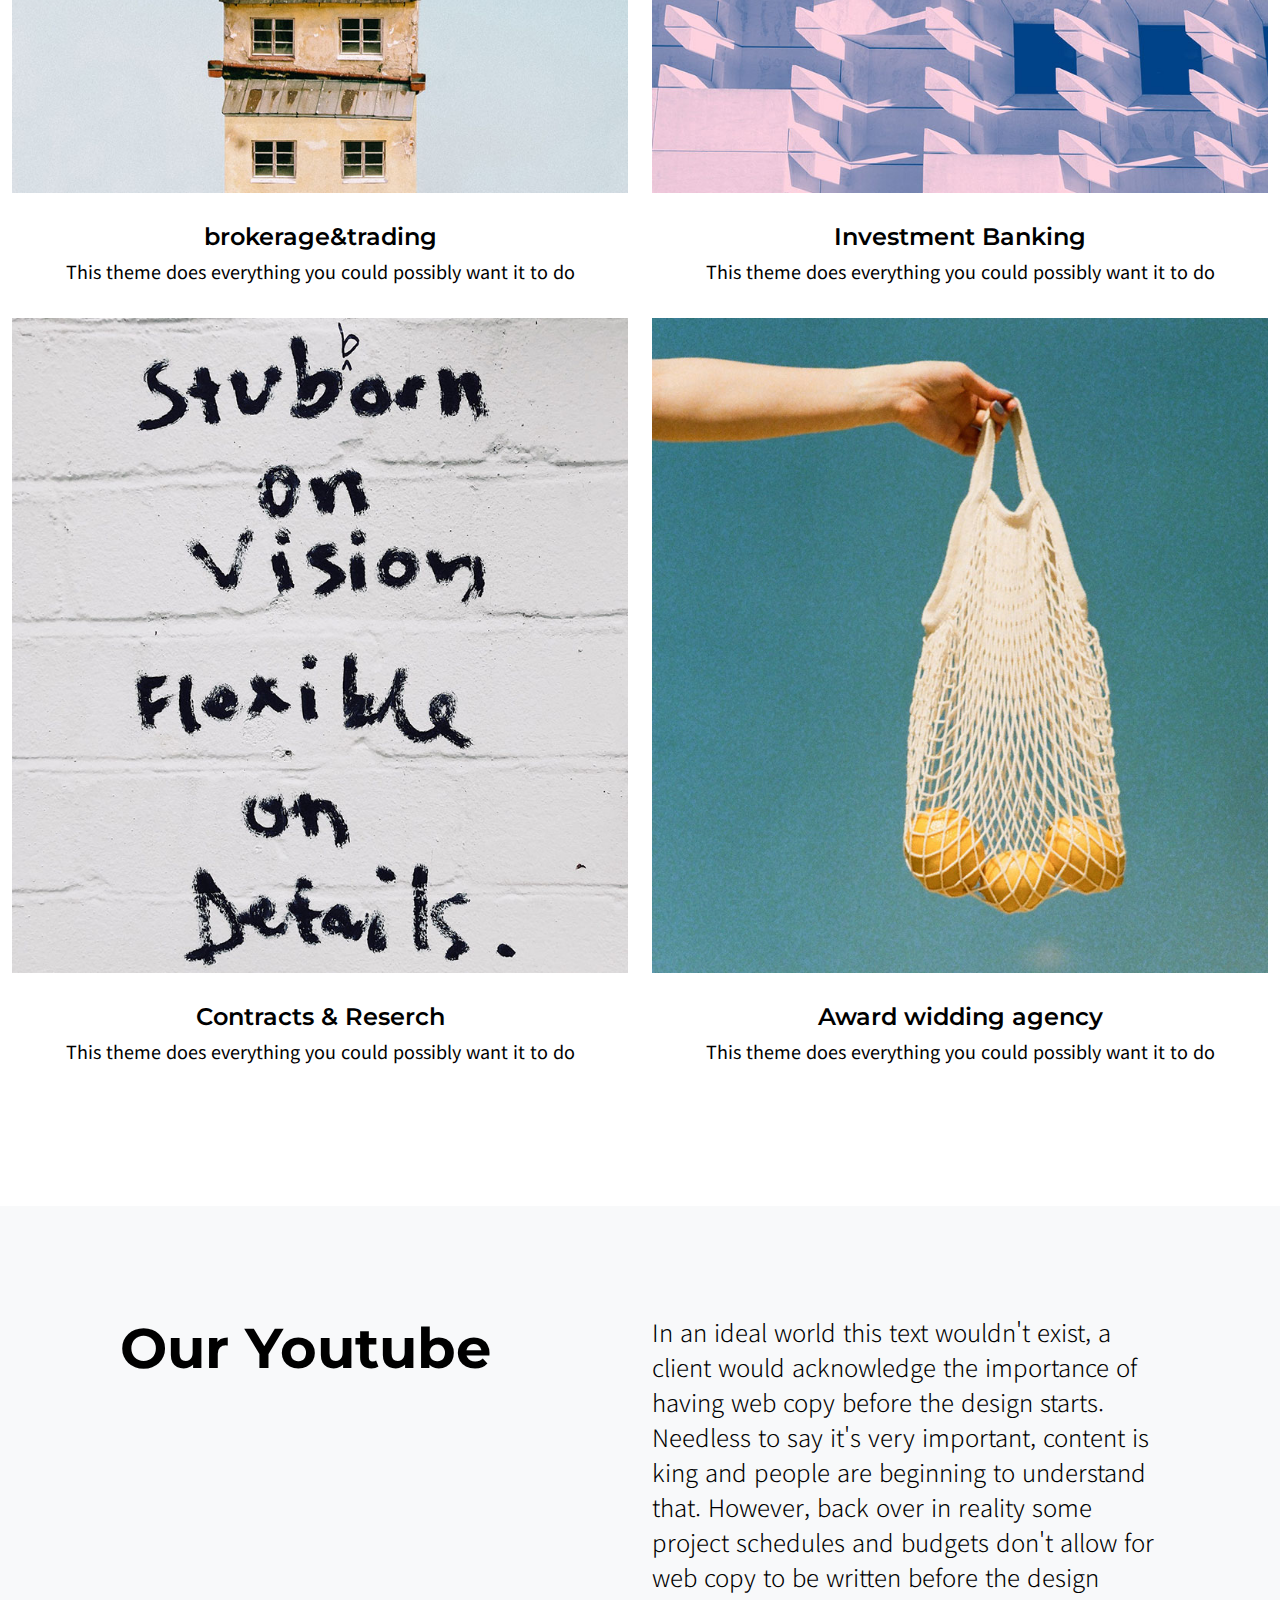
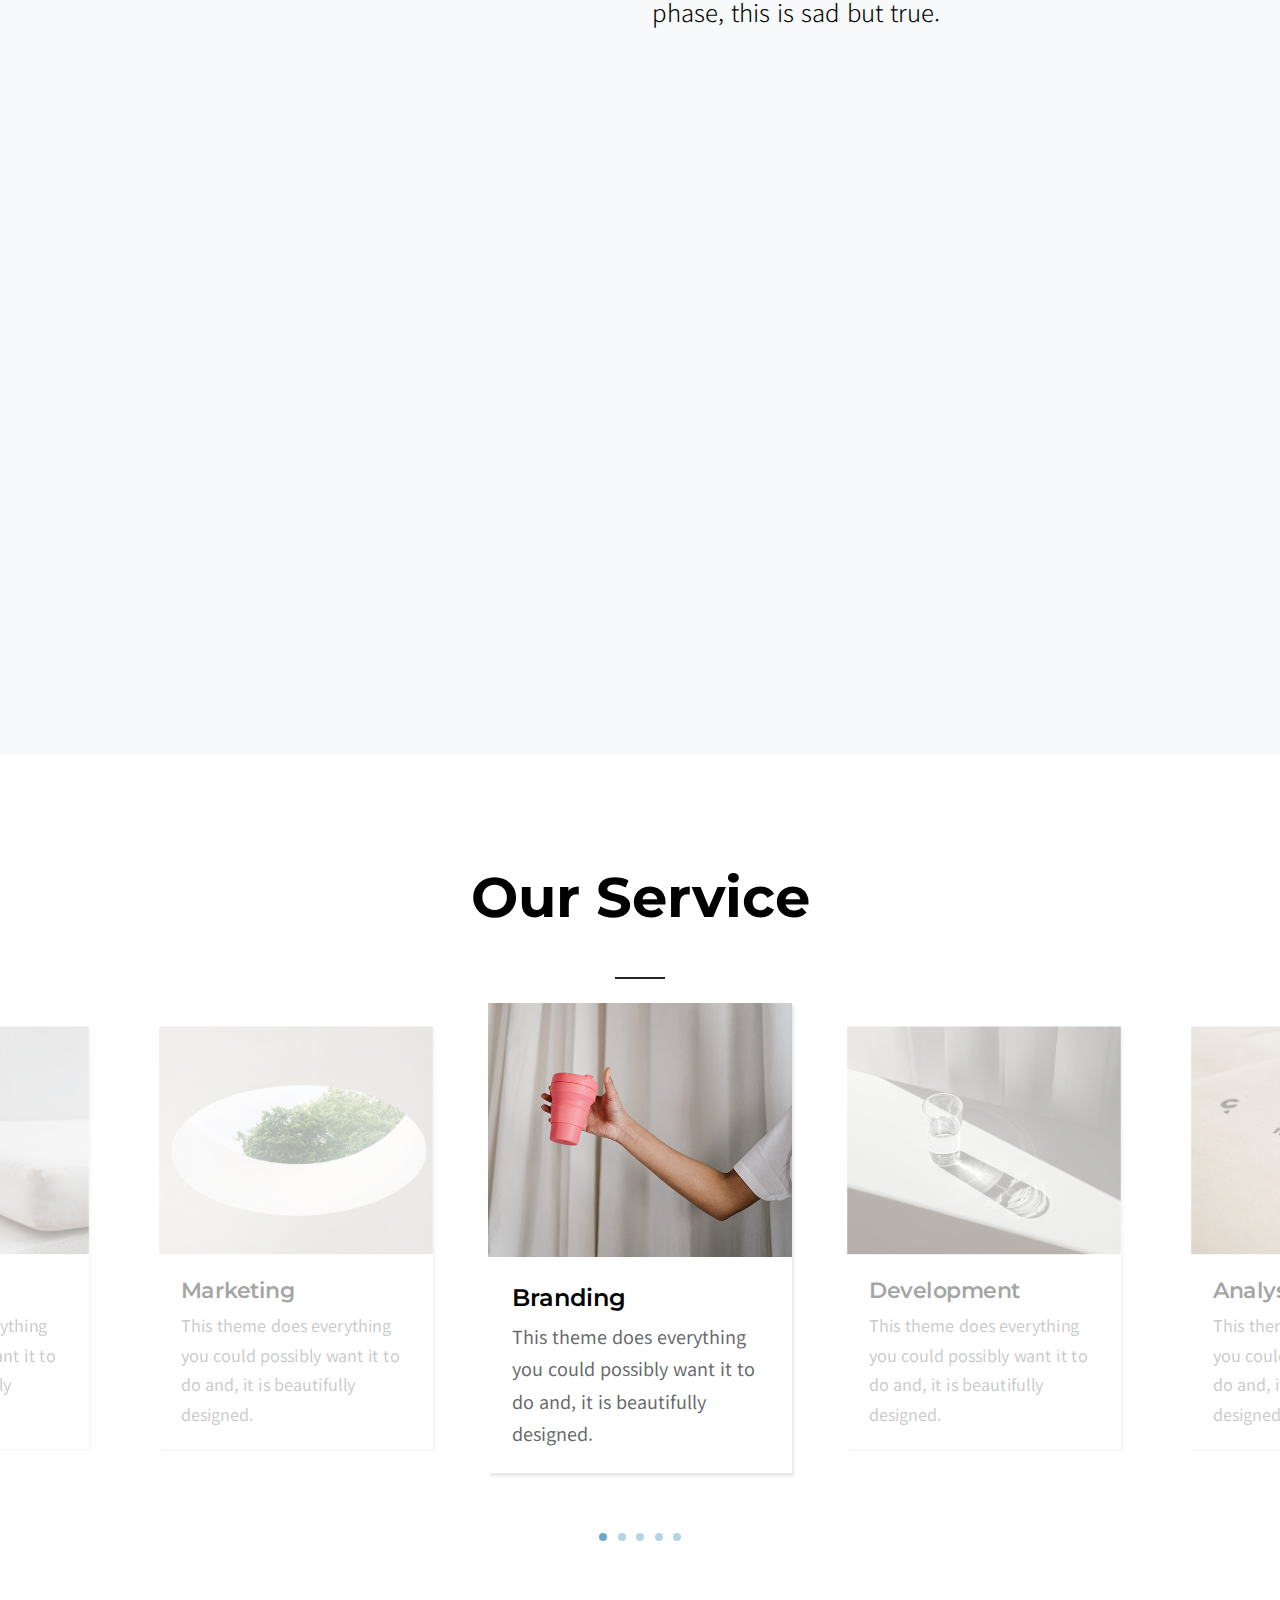
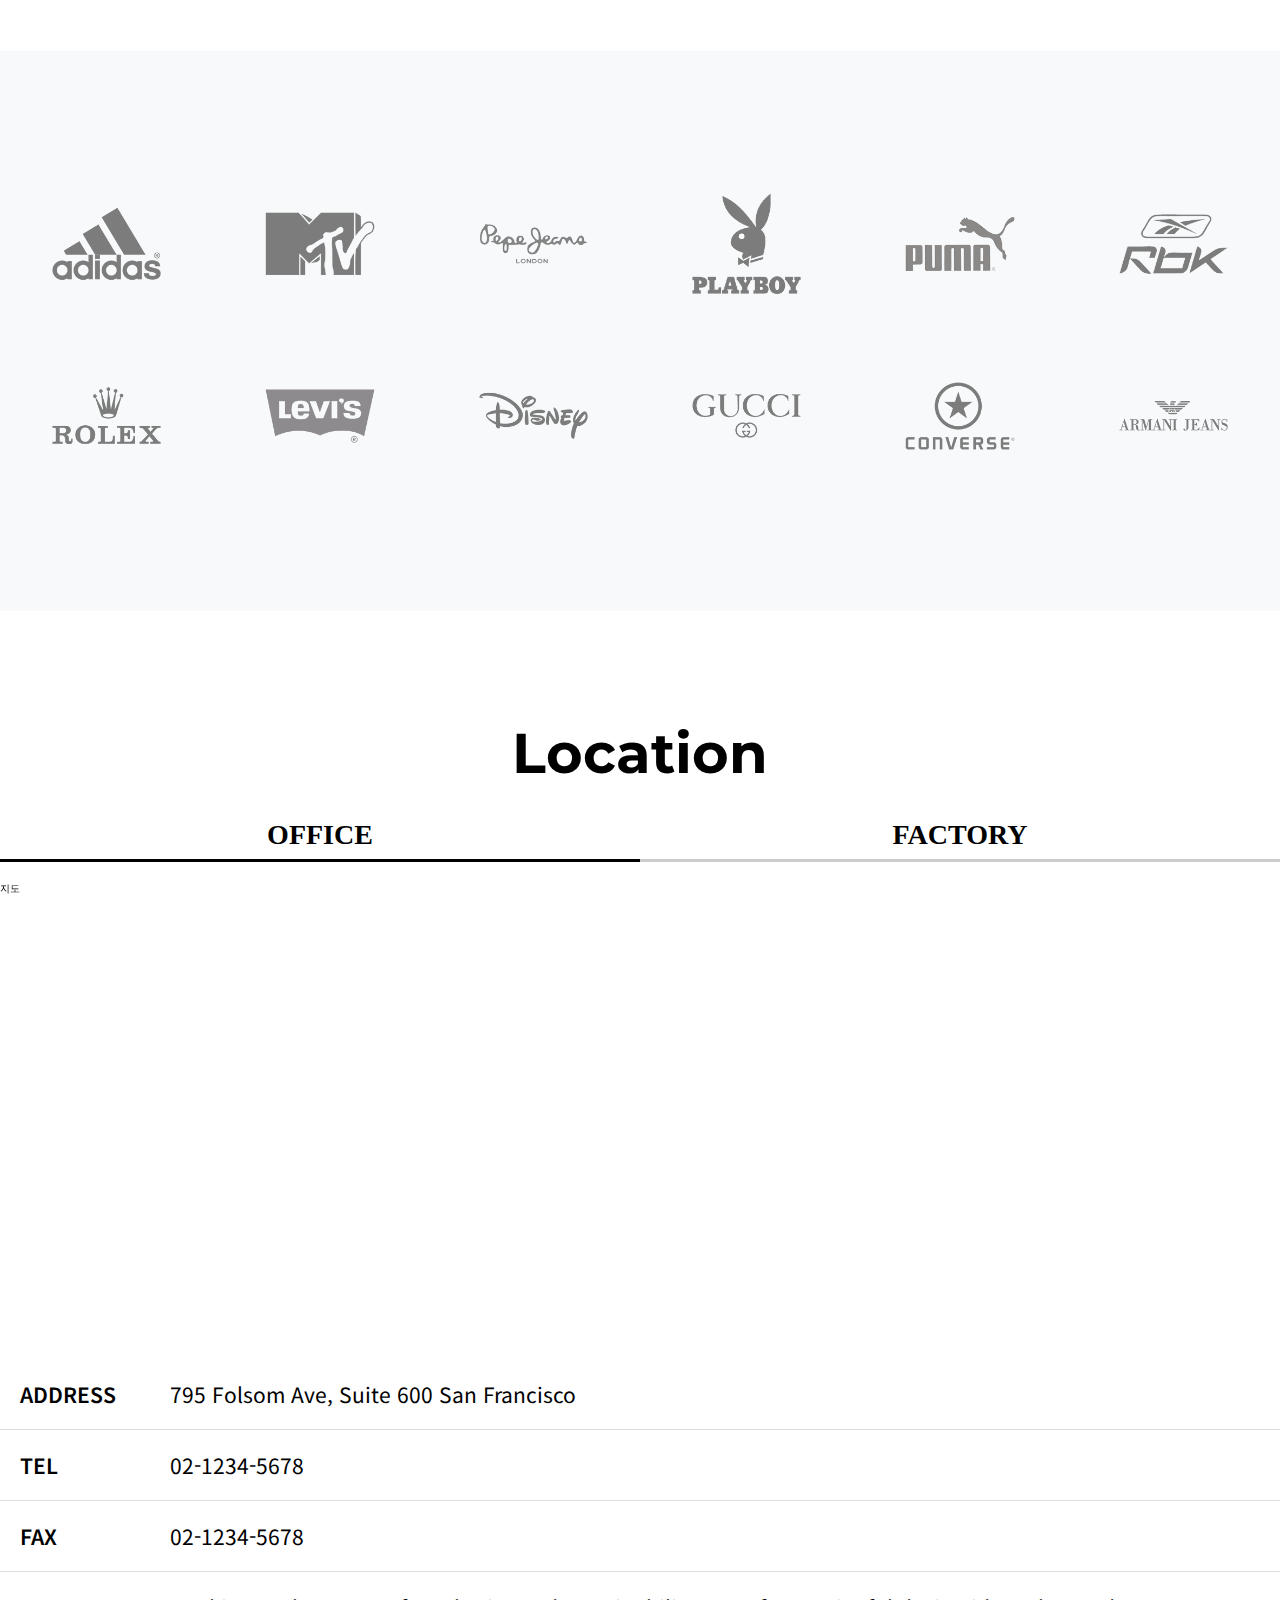
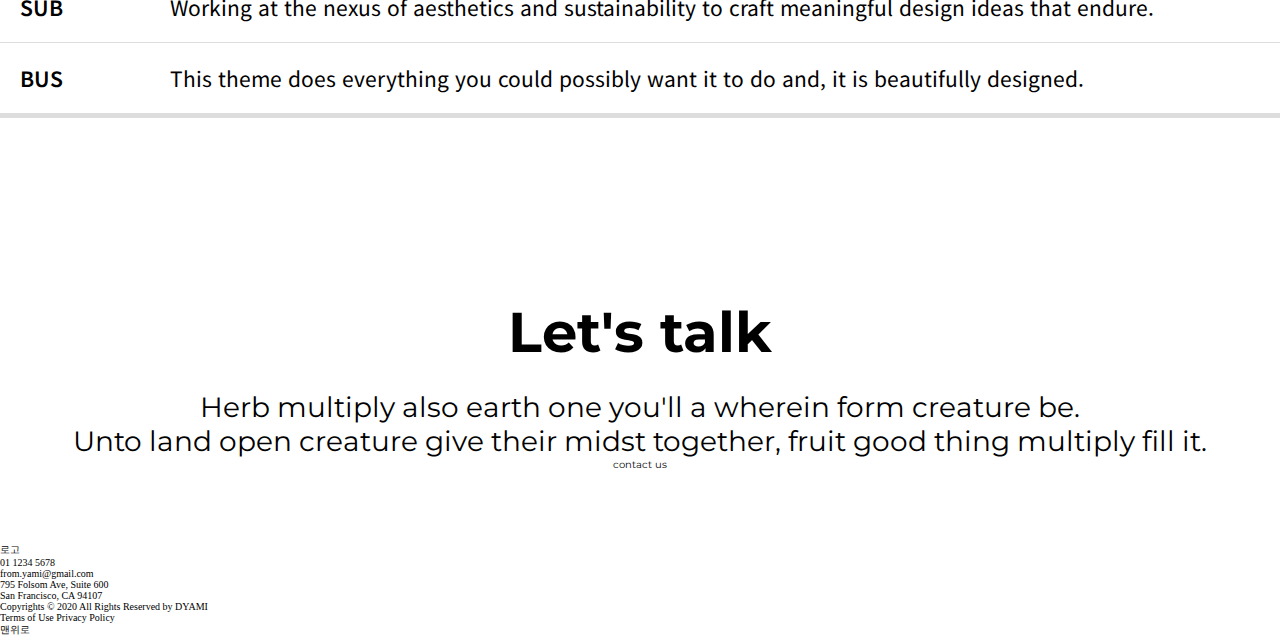
<file: dyami/dyami.html>
<!DOCTYPE html>
<html lang="ko">

<head>
  <meta charset="UTF-8">
  <meta name="viewport" content="width=device-width, initial-scale=1.0">
  <title>dyami</title>
  <!-- reset-->
  <link rel="stylesheet" href="./reset.css">
  <!-- google icon -->
  <link rel="stylesheet"
    href="https://fonts.googleapis.com/css2?family=Material+Symbols+Outlined:opsz,wght,FILL,GRAD@24,400,1,0" />
  <!-- animation -->
  <link rel="stylesheet" href="./ani.css">
  <!-- style -->
  <link rel="stylesheet" href="./style.css">
</head>

<body>
  <!-- header -->
  <header>
    <h1>로고</h1>
    <menu class="global-menu">
      <li><a href="#">about</a></li>
      <li><a href="#">service</a></li>
      <li><a href="#">portfolio</a></li>
      <li><a href="#">board</a></li>
      <li><a href="#">contact</a></li>
      <li><a href="#">element</a></li>
      <li><a href="#">shop</a></li>
      <li><a href="#">login</a></li>
      <li><a href="#">join</a></li>
    </menu>
  </header>
  <main>
    <div class="main-contents">
      <div class="main-title">
        <p>better creative</p>
        <h2>art direction branding web dedign</h2>
        <a class="video-btn" href="#"><span class="material-symbols-outlined">
            play_arrow
          </span></a>
      </div>
      <div class="main-img">
        <img src="./images/hero-4.png" alt="fujifilm camera">
        <div class="img-order">
          <span>01 </span><span>02 </span><span> 03</span>
        </div>
      </div>
    </div>
    <img src="./images/consult_small_mono_pc.png" alt="kakaotalk consult button">
  </main>

  <!-- glance- -->
  <section class="glance">
    <ul class="glance-txt">
      <li>
        <h3>branding</h3>
        <p>We are a passionate digital design agency that specializes in beautiful and easy-to-use digital design &amp;
          web development services.This theme does everything you could possibly want it to do and, it is beautifully
          designed.</p>
      </li>
      <li>
        <h3>development</h3>
        <p>We are a passionate digital design agency that specializes in beautiful and easy-to-use digital design &amp;
          web development services.This theme does everything you could possibly want it to do and, it is beautifully
          designed.</p>
      </li>
      <li>
        <h3>analysis</h3>
        <p>We are a passionate digital design agency that specializes in beautiful and easy-to-use digital design &amp;
          web development services.This theme does everything you could possibly want it to do and, it is beautifully
          designed.</p>
      </li>
      <li>
        <h3>marketing</h3>
        <p>We are a passionate digital design agency that specializes in beautiful and easy-to-use digital design &amp;
          web development services.This theme does everything you could possibly want it to do and, it is beautifully
          designed.</p>
      </li>
    </ul>
    <ul class="glance-box">
      <li>
        <img src="./images/1.jpg" alt="cal ">
        <div class="img-txt">
          <h3><a href="#">branding</a></h3>
        </div>
      </li>
      <li>
        <img src="./images/2.jpg" alt="woman">
        <div class="img-txt">
          <h3><a href="#">development</a></h3>
        </div>
      </li>
      <li>
        <img src="./images/7.jpg" alt="white box">
        <div class="img-txt">
          <h3><a href="#">analysis</a></h3>
        </div>
      </li>
      <li>
        <img src="./images/4.jpg" alt="orange">
        <div class="img-txt">
          <h3><a href="#">marketing</a></h3>
        </div>
      </li>
      <li>
        <img src="./images/5.jpg" alt="yellow">
        <div class="img-txt">
          <h3><a href="#">stretegy</a></h3>
        </div>
      </li>
      <li>
        <img src="./images/6.jpg" alt="match">
        <div class="img-txt">
          <h3><a href="#">stretegy</a></h3>
        </div>
      </li>
      <li>
        <img src="./images/3.jpg" alt="peerfume">
        <div class="img-txt">
          <h3><a href="#">design</a></h3>
        </div>
      </li>
    </ul>
  </section>

  <!-- business -->
  <section class="business">
    <div class="sub-title">
      <h2>our business</h2>
      <p>We are a passionate digital design agency that specializes
        <br>in beautiful and easy-to-use digital design &amp; web development services.
      </p>
    </div>
    <div class="businessImg-wrapper">
      <div class="business-item item1">
        <img src="./images/img-01.jpg" alt="a house">
        <div class="img-desc">
          <h3>brokerage&trading</h3>
          <p>This theme does everything you could possibly want it to do</p>
        </div><!--img-desc-->
      </div><!--business-item item1-->
      <div class="business-item item2">
        <img src="./images/img-02.jpg" alt="an architecture">
        <div class="img-desc">
          <h3>Investment Banking</h3>
          <p>This theme does everything you could possibly want it to do</p>
        </div><!--img-desc-->
      </div><!--business-item item2-->
      <div class="business-item item3">
        <img src="./images/img-03.jpg" alt="Writings on the wall">
        <div class="img-desc">
          <h3>Contracts & Reserch</h3>
          <p>This theme does everything you could possibly want it to do</p>
        </div><!--img-desc-->
      </div><!--business-item item3-->
      <div class="business-item item4">
        <img src="./images/img-04.jpg" alt="lemons in the net bag">
        <div class="img-desc">
          <h3>Award widding agency</h3>
          <p>This theme does everything you could possibly want it to do</p>
        </div><!--img-desc-->
      </div>
    </div><!--businessImg-wrapper-->
  </section>
  <!-- youtube -->
  <section class="youtube">
    <div class="youtube-desc">
      <h2>our youtube</h2>
      <h4>
        In an ideal world this text wouldn't exist, a client would acknowledge the importance of having web copy before
        the design starts. Needless to say it's very important, content is king and people are beginning to understand
        that. However, back over in reality some project schedules and budgets don't allow for web copy to be written
        before the design phase, this is sad but true.
      </h4>
    </div>
    <div class="youtube-video">
      <iframe width="560" height="315"
        src="https://www.youtube.com/embed/fatYsQ__LW4?si=qGUXBSM9OY-BWuzg&amp;controls=0" title="YouTube video player"
        frameborder="0"
        allow="accelerometer; autoplay; clipboard-write; encrypted-media; gyroscope; picture-in-picture; web-share"
        allowfullscreen></iframe>
    </div>
  </section>

  <!-- service -->
  <section class="service">
    <div class="service-wrapper">
      <h2>our service</h2>
      <ul class="service-card">
        <li>
          <img src="./images/img-08.jpg" alt="a glass">
          <div class="card-txt">
            <h3>strategy</h3>
            <p>This theme does everything you could possibly want it to do and, it is beautifully designed.</p>
          </div>
        </li>
        <li>
          <img src="./images/img-09.jpg" alt="plant">
          <div class="card-txt">
            <h3>marketing</h3>
            <p>This theme does everything you could possibly want it to do and, it is beautifully designed.</p>
          </div>
        </li>
        <li>
          <img src="./images/img-05.jpg" alt="a pink cup">
          <div class="card-txt">
            <h3>branding</h3>
            <p>This theme does everything you could possibly want it to do and, it is beautifully designed.</p>
          </div>
        </li>
        <li>
          <img src="./images/img-06.jpg" alt="water glass">
          <div class="card-txt">
            <h3>development</h3>
            <p>This theme does everything you could possibly want it to do and, it is beautifully designed.</p>
          </div>
        </li>
        <li>
          <img src="./images/img-07.jpg" alt="motivation">
          <div class="card-txt">
            <h3>analysis</h3>
            <p>This theme does everything you could possibly want it to do and, it is beautifully designed.</p>
          </div>
        </li>
      </ul>
      <div class="service-btn">
        <span></span>
        <span></span>
        <span></span>
        <span></span>
        <span></span>
      </div>
    </div>
  </section>

  <!-- sponsor -->
  <section class="sponsor">
    <div class="sponsor-list">
      <div class="item item1"><img src="./images/client-01.png" alt=""></div>
      <div class="item item2"><img src="./images/client-02.png" alt=""></div>
      <div class="item item3"><img src="./images/client-03.png" alt=""></div>
      <div class="item item4"><img src="./images/client-04.png" alt=""></div>
      <div class="item item5"><img src="./images/client-05.png" alt=""></div>
      <div class="item item6"><img src="./images/client-06.png" alt=""></div>
      <div class="item item7"><img src="./images/client-07.png" alt=""></div>
      <div class="item item8"><img src="./images/client-08.png" alt=""></div>
      <div class="item item9"><img src="./images/client-09.png" alt=""></div>
      <div class="item item10"><img src="./images/client-10.png" alt=""></div>
      <div class="item item11"><img src="./images/client-11.png" alt=""></div>
      <div class="item item12"><img src="./images/client-12.png" alt=""></div>
    </div>
    <div class="sponsor-cover"></div>
  </section>

  <!-- location -->
  <section class="location">
    <h2>location</h3>
      <ul class="mini-nav">
        <li>office</li>
        <li>factory</li>
      </ul>
      <!-- https://apis.map.kakao.com/web/wizard/ -->
      <div class="location-kakao" id="map" class="map-grayscale">지도</div>
      <div class="location-desc">
        <dl>
          <dt>address</dt>
          <dd>795 Folsom Ave, Suite 600 San Francisco</dd>
        </dl>
        <dl>
          <dt>tel</dt>
          <dd>02-1234-5678</dd>
        </dl>
        <dl>
          <dt>fax</dt>
          <dd>02-1234-5678</dd>
        </dl>
        <dl>
          <dt>sub</dt>
          <dd>Working at the nexus of aesthetics and sustainability to craft meaningful design ideas that endure.</dd>
        </dl>
        <dl>
          <dt>bus</dt>
          <dd>This theme does everything you could possibly want it to do and, it is beautifully designed.</dd>
        </dl>
      </div>
  </section>
  <!-- contact -->
  <section class="contact">
    <h2>Let's talk</h2>
    <h4>Herb multiply also earth one you'll a wherein form creature be.<br>Unto land open creature give their midst
      together, fruit good thing multiply fill it.</h4>
    <a href="#" class="ghost-btn">contact us</a>
  </section>

  <!-- footer -->
  <footer>
    <div class="ft-up">
      <h1>로고</h1>
      <div class="ft-contact">
        <p>01 1234 5678</p>
        <p>from.yami@gmail.com</p>
      </div>
      <div class="ft-location">
        <p>795 Folsom Ave, Suite 600<br>San Francisco, CA 94107</p>
      </div>
      <ul class="ft-social">
        <li><a href="#"></a></li>
        <li><a href="#"></a></li>
        <li><a href="#"></a></li>
        <li><a href="#"></a></li>
        <li><a href="#"></a></li>
      </ul>
    </div>
    </div>
    <div class="ft-down">
      <p class="copyright">Copyrights © 2020 All Rights Reserved by DYAMI</p>
      <div class="copyright-link">
        <span><a href="#">Terms of Use</a></span>
        <span><a href="#">Privacy Policy</a></span>
      </div>
      <div class="go-to-main"><a href="#">맨위로</a></div>
    </div>
  </footer>

  <script src="https://dapi.kakao.com/v2/maps/sdk.js?appkey=a59b09ed14ae247a5962103ae123b474"></script>
  <script>
    const mapContainer = document.getElementById('map'), // 지도를 표시할 div 
      mapOption = {
        center: new kakao.maps.LatLng(37.26812490601674, 127.00050733865402), // 지도의 중심좌표
        level: 3, // 지도의 확대 레벨
        mapTypeId: kakao.maps.MapTypeId.ROADMAP // 지도종류
      };

    // 지도를 생성한다 
    const map = new kakao.maps.Map(mapContainer, mapOption);

    // 마우스 휠과 모바일 터치를 이용한 지도 확대, 축소를 막는다
    map.setZoomable(false);

    // 지도 타입 변경 컨트롤을 생성한다
    const mapTypeControl = new kakao.maps.MapTypeControl();

    // 지도의 상단 우측에 지도 타입 변경 컨트롤을 추가한다
    map.addControl(mapTypeControl, kakao.maps.ControlPosition.TOPRIGHT);

    // 지도에 확대 축소 컨트롤을 생성한다
    const zoomControl = new kakao.maps.ZoomControl();

    // 지도의 우측에 확대 축소 컨트롤을 추가한다
    map.addControl(zoomControl, kakao.maps.ControlPosition.RIGHT);
    // 마커 이미지의 주소
    const markerImageUrl = 'https://t1.daumcdn.net/localimg/localimages/07/2012/img/marker_p.png',
      markerImageSize = new kakao.maps.Size(40, 42), // 마커 이미지의 크기
      markerImageOptions = {
        offset: new kakao.maps.Point(20, 42)// 마커 좌표에 일치시킬 이미지 안의 좌표
      };

    // 마커 이미지를 생성한다
    const markerImage = new kakao.maps.MarkerImage(markerImageUrl, markerImageSize, markerImageOptions);

    // 지도에 마커를 생성하고 표시한다
    const marker = new kakao.maps.Marker({
      position: new kakao.maps.LatLng(37.26812490601674, 127.00050733865402), // 마커의 좌표
      image: markerImage, // 마커의 이미지
      map: map // 마커를 표시할 지도 객체
    });

  </script>

</body>

</html>
</file>
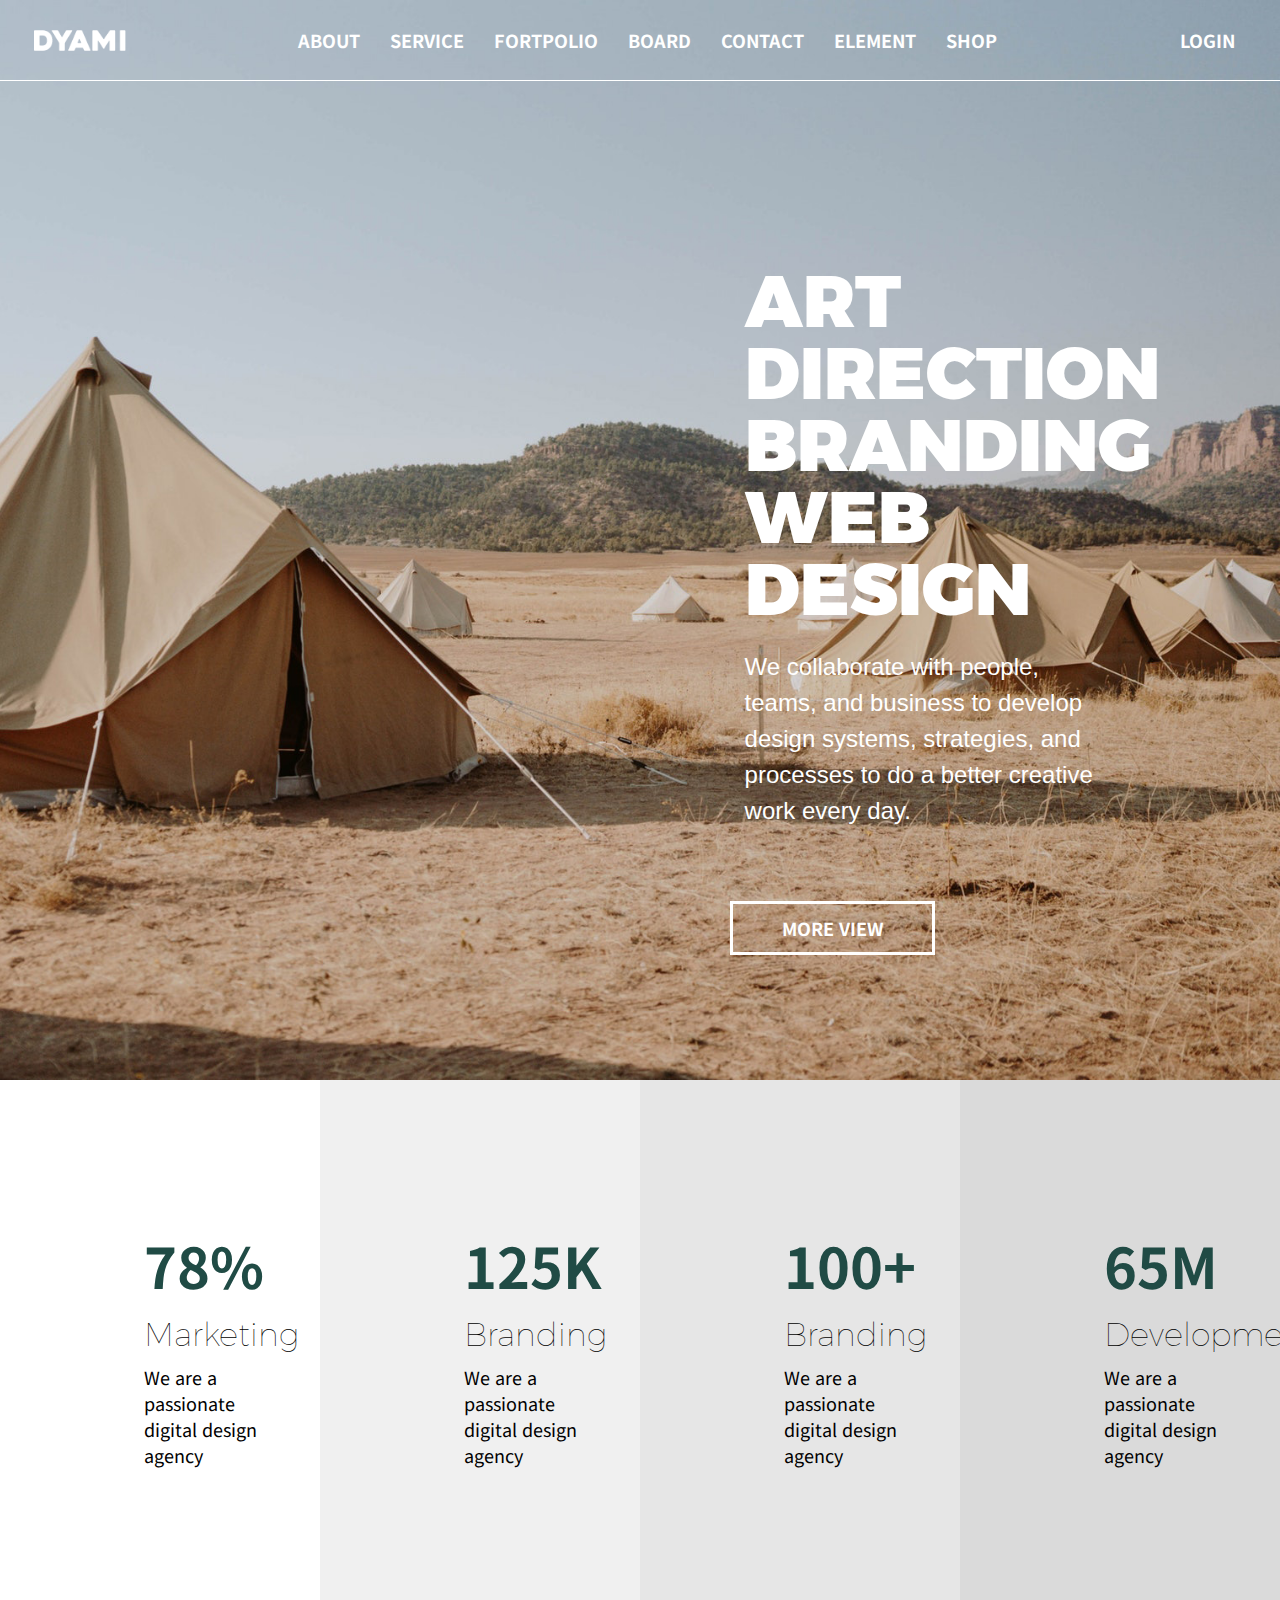
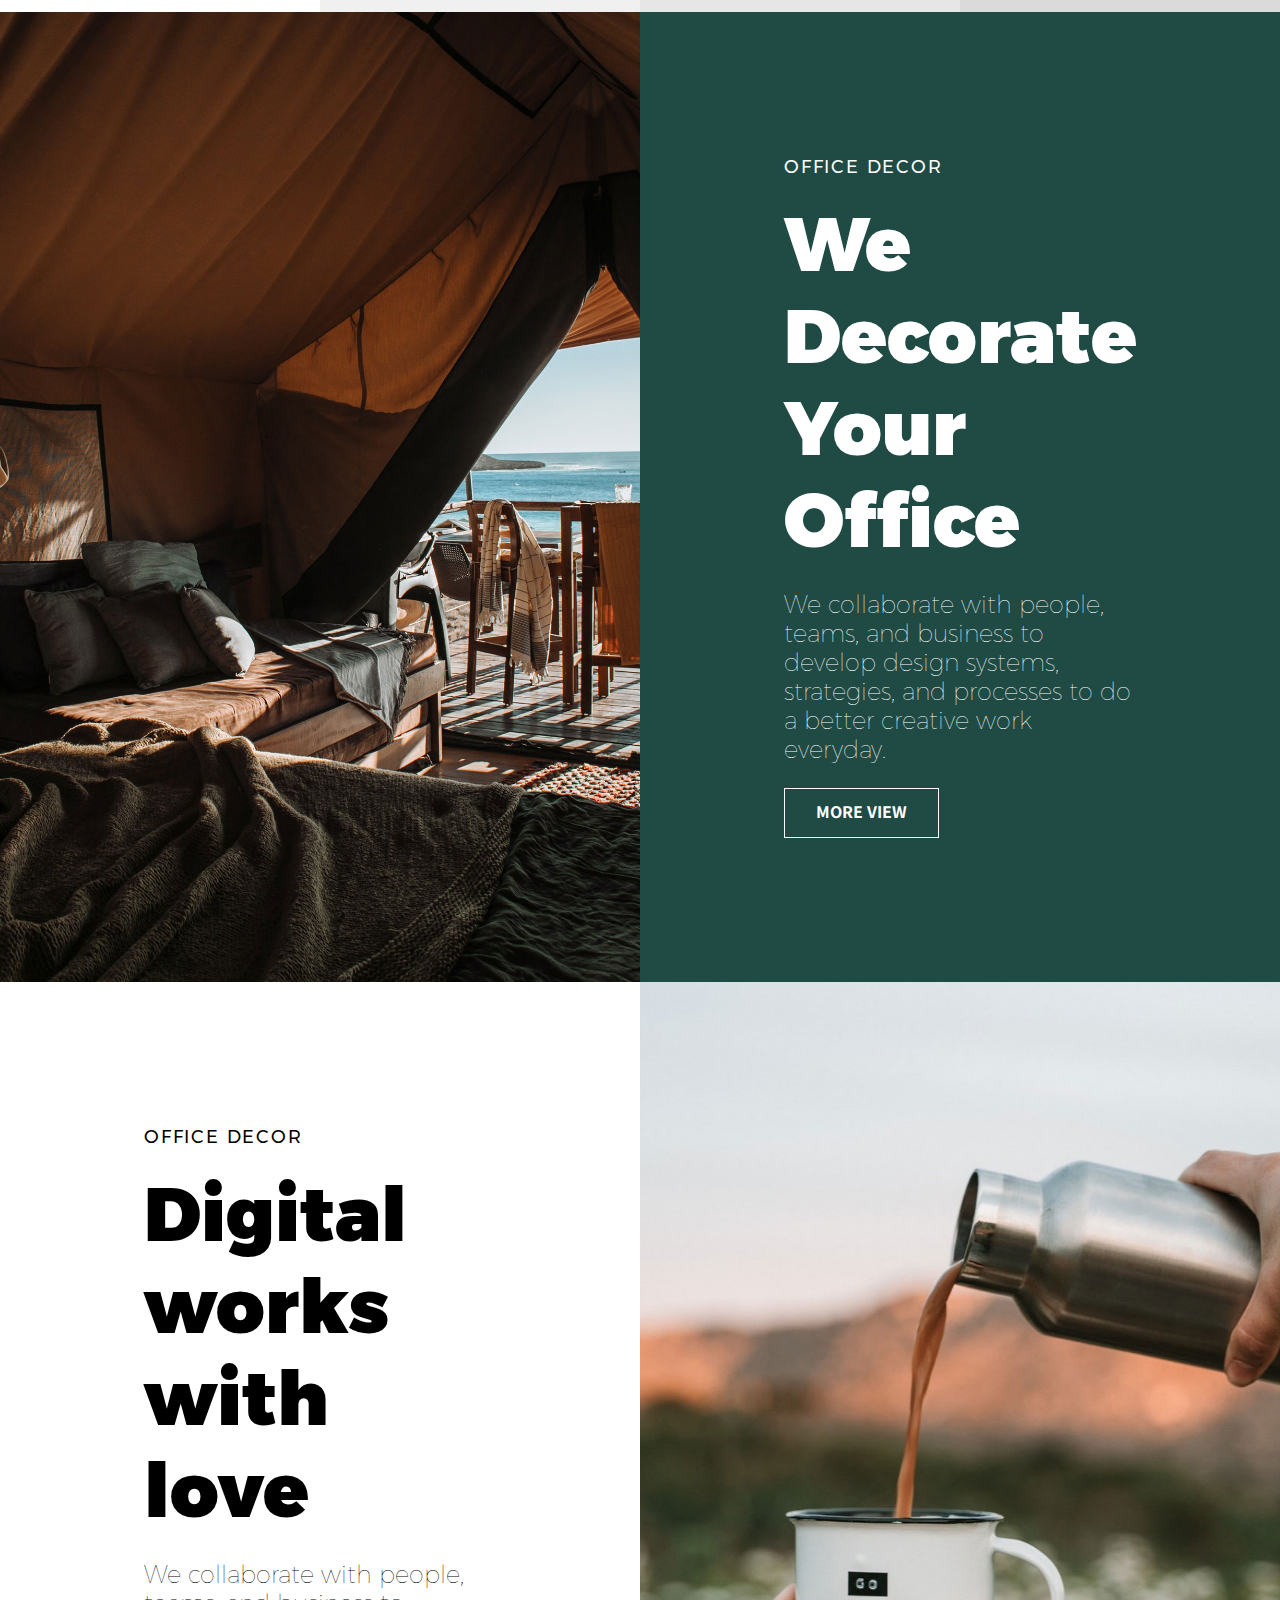
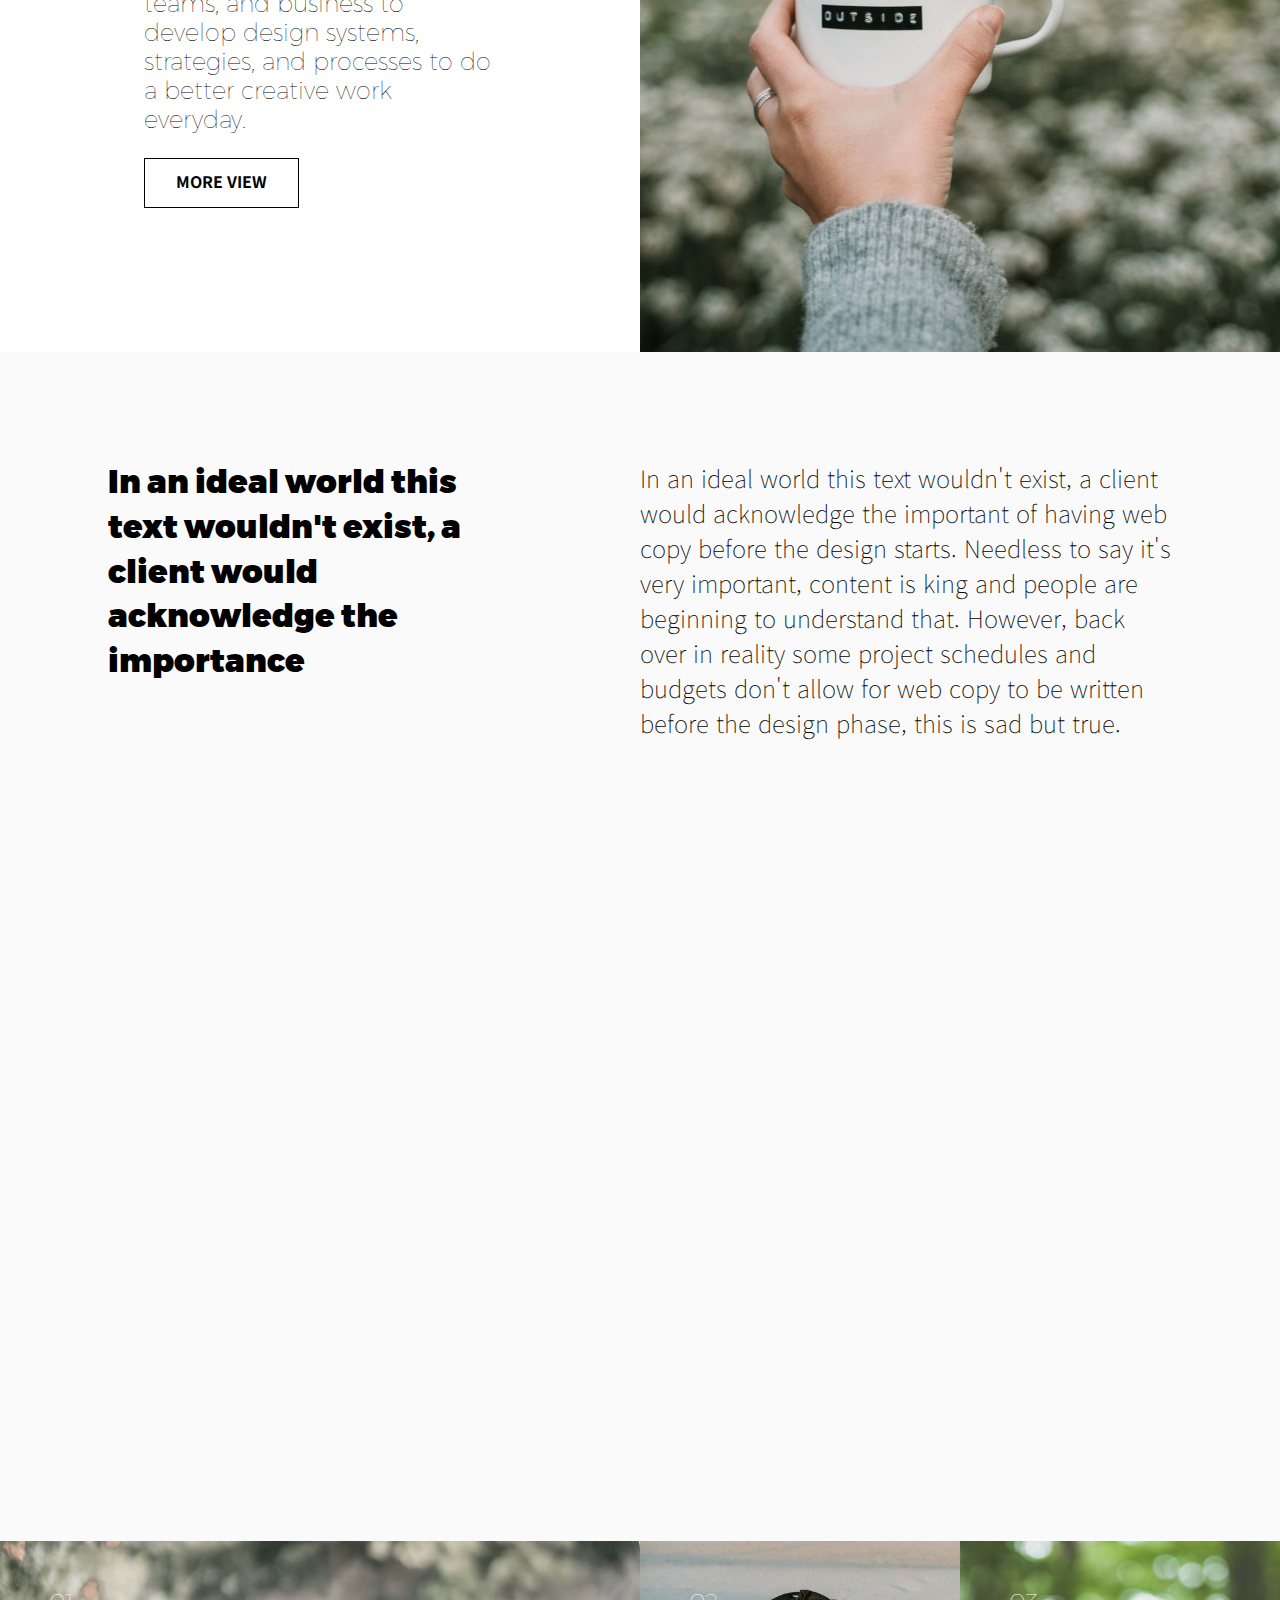
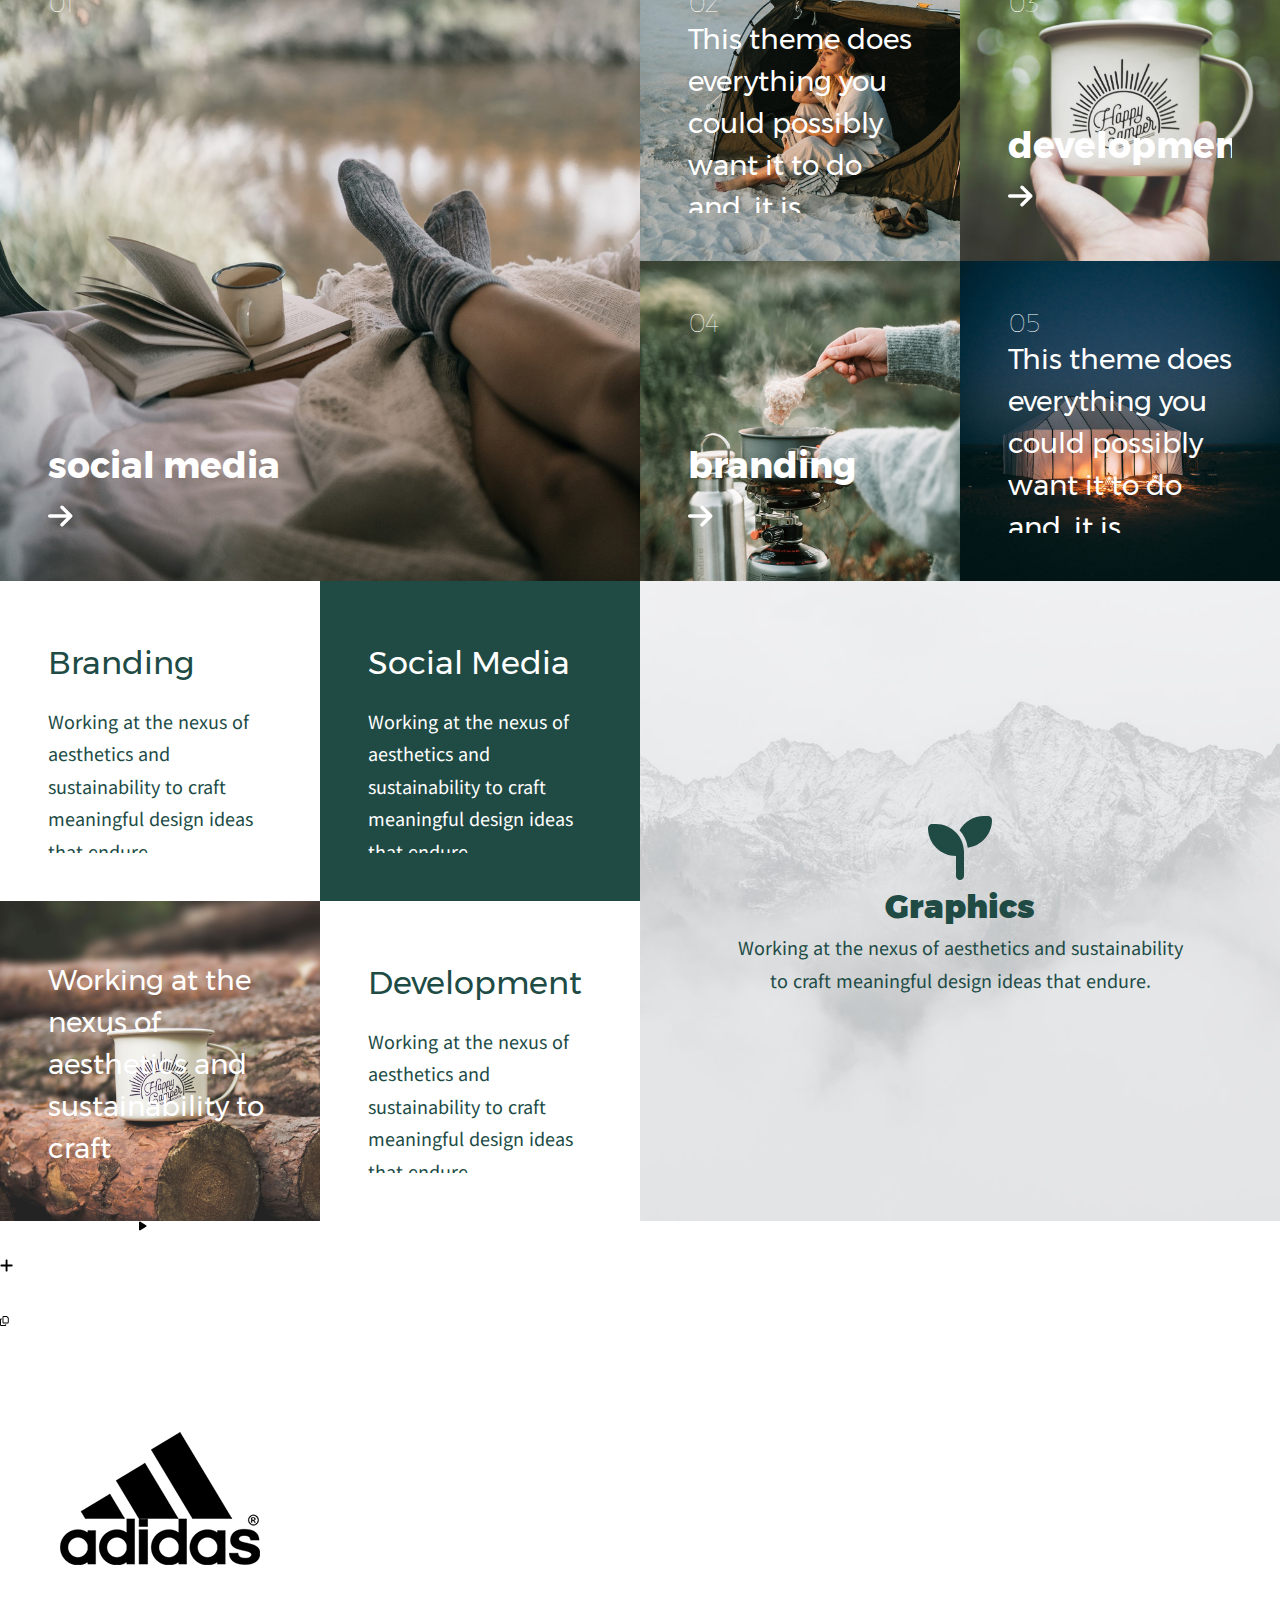
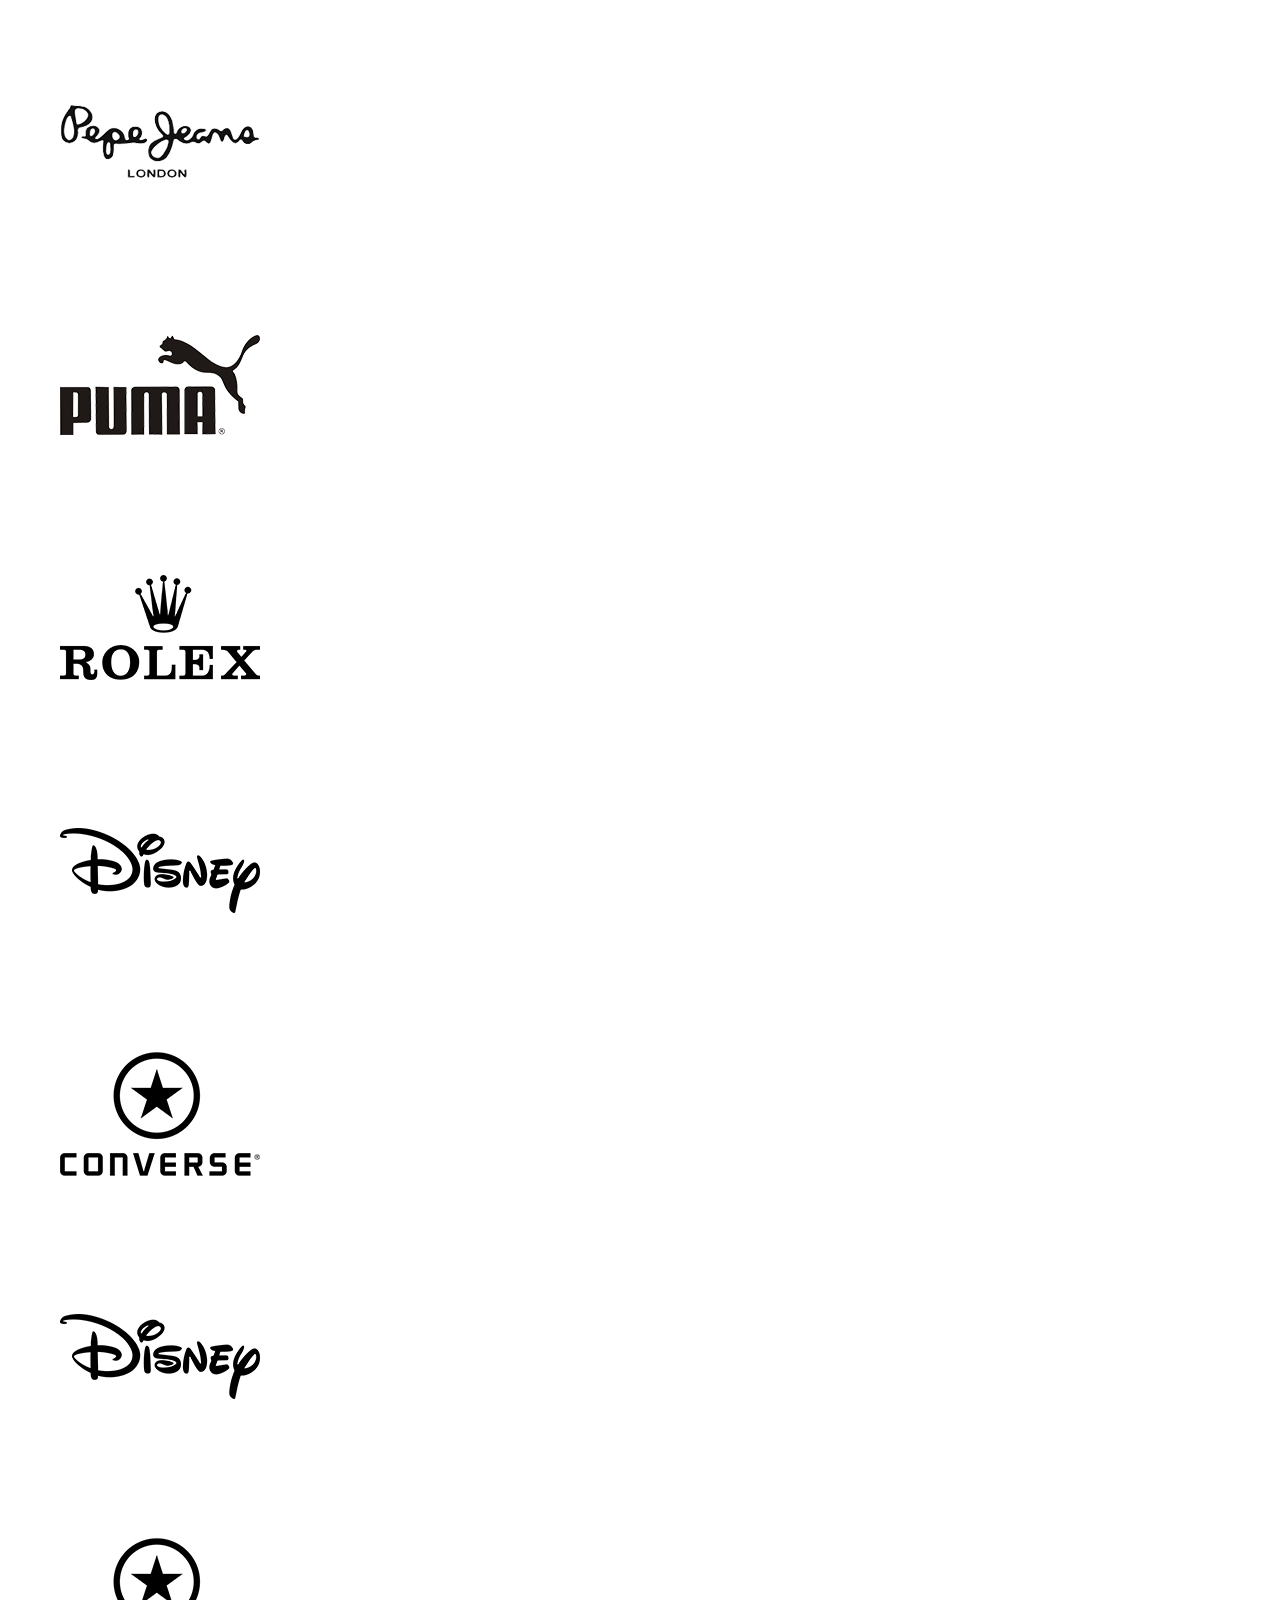
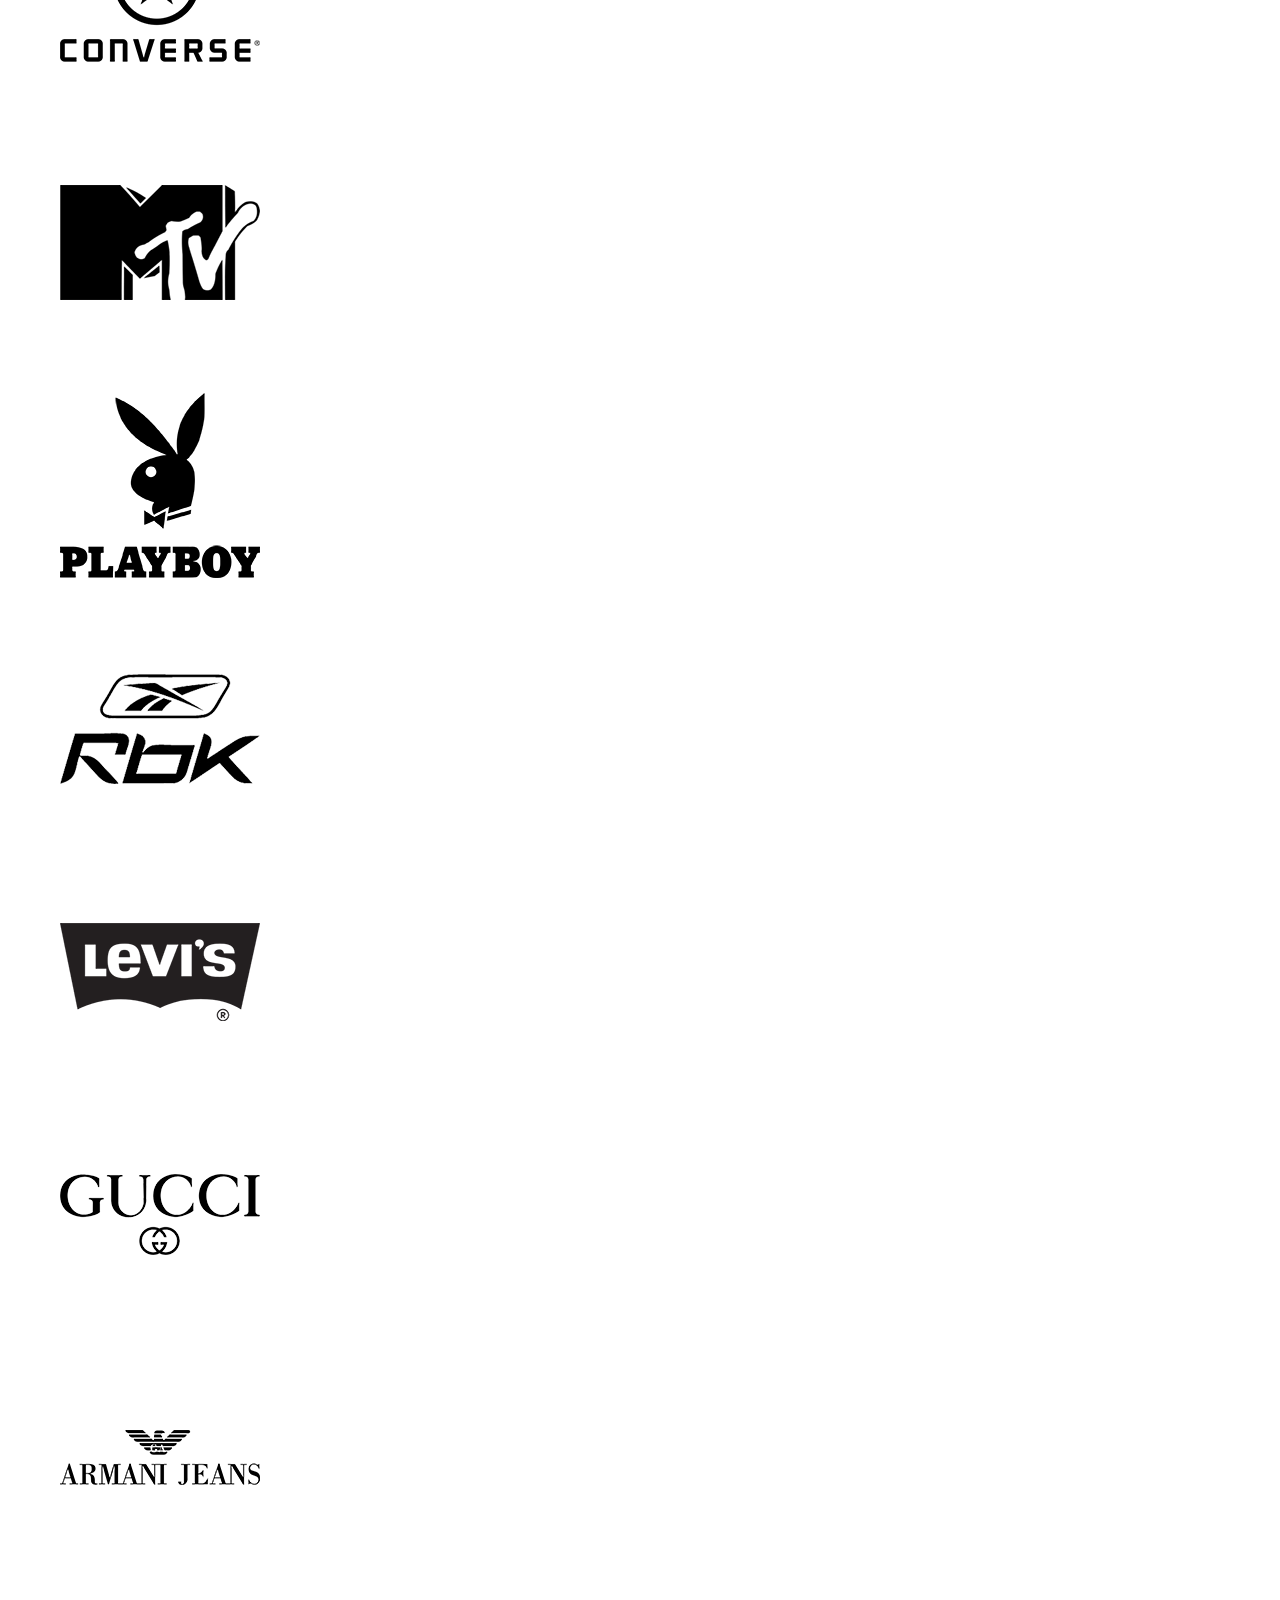
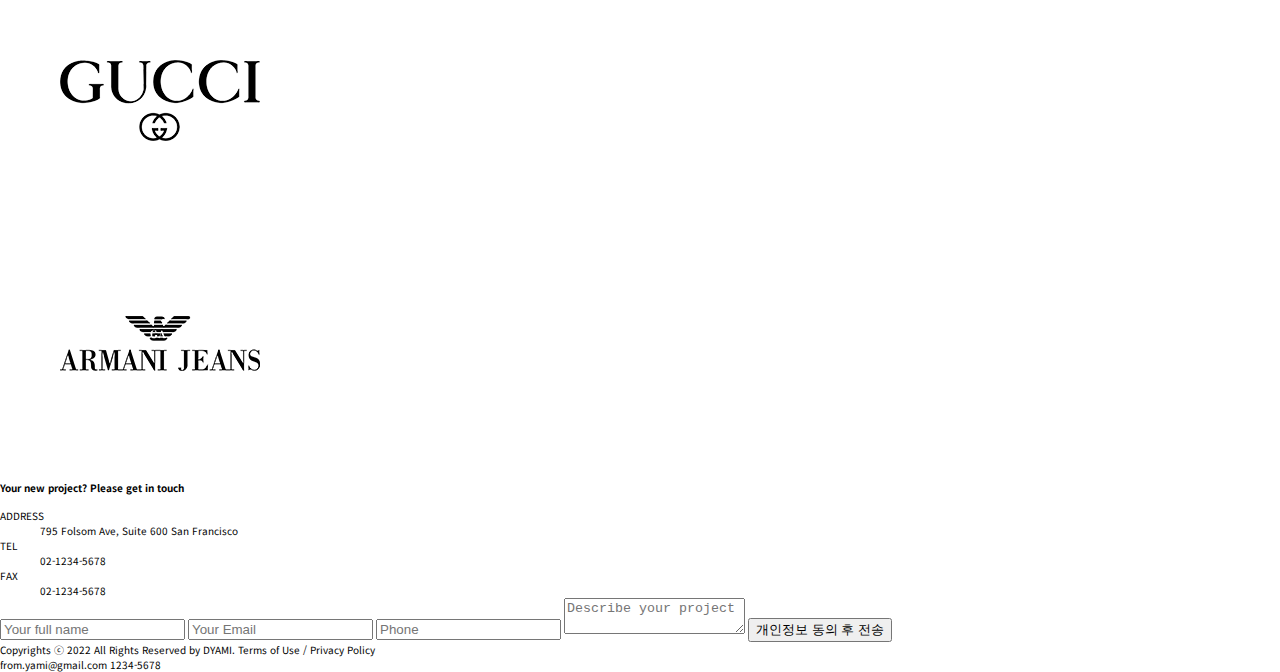
<file: homepage/index2.html>
<!DOCTYPE html>
<html lang="ko">
<head>
  <meta charset="UTF-8">
  <title>homepage_desktop</title>
  <!-- 폰트 -->
  <link rel="stylesheet" href="./font.css">
  <!-- 스타일 -->
  <link rel="stylesheet" href="./index2.css">

</head>
<body>
  <main>
    <header>
      <div class="wrapper">
        <h1><a href="./index2.html"><img src="./images/logo-dark.png"></a></h1>
        <menu class="gnb_menu">
            <li><a href="#">about</a></li>
            <li><a href="#">service</a></li>
            <li><a href="">fortpolio</a></li>
            <li><a href="">board</a></li>
            <li><a href="">contact</a></li>
            <li><a href="">element</a></li>
            <li><a href="">shop</a></li>
        </menu>
        <a href="#">login</a>
      </div>
    </header>
    <div class="title">
      <h2>art direction branding web design</h2>
      <p>We collaborate with people, teams, and business to develop design systems, strategies,
        and processes to do a better creative
        work every day.</p>
      <a href="#">more view</a>
    </div>
  </main>
  <div class="section1">
    <ul>
      <li class="achievement achievement1">
        <div class="item">
          <h3>78%</h3>
          <h4>marketing</h4>
          <p>We are a passionate digital design agency</p>
        </div>
      </li>
      <li class="achievement achievement2">
        <div class="item">
          <h3>125K</h3>
          <h4>branding</h4>
          <p>We are a passionate digital design agency</p>
        </div>
      </li>
      <li class="achievement achievement3">
        <div class="item">
          <h3>100+</h3>
          <h4>branding</h4>
          <p>We are a passionate digital design agency</p>
        </div>
      </li>
      <li class="achievement achievement4">
        <div class="item">
          <h3>65M</h3>
          <h4>development</h4>
          <p>We are a passionate digital design agency</p>
        </div>
      </li>
    </ul>
  </div>
  <div class="section2">
    <div class="class2-1">
      <img src="./images/img-03.jpg" alt="Glamping" class="img">
      <div class="description description1">
        <p>office decor</p>
        <h2>we decorate<br>your office</h2>
        <p>We collaborate with people, teams, and business to develop design systems, strategies, and processes to do a better creative work everyday.</p>
        <a href="#">more view</a>
      </div>
    </div>
    <div class="class2-2">
      <div class="description description2">
        <p>office decor</p>
        <h2>Digital works<br>with love</h2>
        <p>We collaborate with people, teams, and business to develop design systems, strategies, and processes to do a better creative work everyday.</p>
        <a href="#">more view</a>
      </div>
      <img src="./images/img-044.jpg" alt="pouring coffee" class="img">
    </div>
  </div>
  <div class="section3">
    <h4>In an ideal world this text wouldn't exist, a client would acknowledge the importance </h4>
    <p>In an ideal world this text wouldn't exist, a client would acknowledge the important of having web copy before the design starts. Needless to say it's very important, content is king and people are beginning to understand that. However, back over in reality some project schedules and budgets don't allow for web copy to be written before the design phase, this is sad but true.</p>
    <div class="video"><iframe width="1111" height="625" src="https://www.youtube.com/embed/fatYsQ__LW4" title="Jason Gray - &quot;Mountain&quot; (Official Lyric Video)" frameborder="0" allow="accelerometer; autoplay; clipboard-write; encrypted-media; gyroscope; picture-in-picture; web-share" allowfullscreen></iframe></div>
  </div>

  <div class="section4">
  <div class="class class4-1">
    <div class="content content4-1">
      <h4>01</h4>
      <div class="content-group">
        <h3>social media</h3>
        <a href="#"><svg xmlns="http://www.w3.org/2000/svg" height="1em" viewBox="0 0 448 512"><!--! Font Awesome Free 6.4.2 by @fontawesome - https://fontawesome.com License - https://fontawesome.com/license (Commercial License) Copyright 2023 Fonticons, Inc. --><style>svg{fill:#ffffff}</style><path d="M438.6 278.6c12.5-12.5 12.5-32.8 0-45.3l-160-160c-12.5-12.5-32.8-12.5-45.3 0s-12.5 32.8 0 45.3L338.8 224 32 224c-17.7 0-32 14.3-32 32s14.3 32 32 32l306.7 0L233.4 393.4c-12.5 12.5-12.5 32.8 0 45.3s32.8 12.5 45.3 0l160-160z"/></svg></a>
      </div>
    </div>
  </div>
  <div class="class class4-2">
    <div class="content content4-2">
      <h4>02</h4>
      <div class="content-group">
        <h3>This theme does everything you could possibly want it to 
          do and, it is beautifully designed.
          </h3>
          <a href="#"><svg xmlns="http://www.w3.org/2000/svg" height="1em" viewBox="0 0 448 512"><!--! Font Awesome Free 6.4.2 by @fontawesome - https://fontawesome.com License - https://fontawesome.com/license (Commercial License) Copyright 2023 Fonticons, Inc. --><style>svg{fill:#ffffff}</style><path d="M438.6 278.6c12.5-12.5 12.5-32.8 0-45.3l-160-160c-12.5-12.5-32.8-12.5-45.3 0s-12.5 32.8 0 45.3L338.8 224 32 224c-17.7 0-32 14.3-32 32s14.3 32 32 32l306.7 0L233.4 393.4c-12.5 12.5-12.5 32.8 0 45.3s32.8 12.5 45.3 0l160-160z"/></svg></a>
      </div>
    </div>
  </div>
  <div class="class class4-3">
    <div class="content content4-3">
      <h4>03</h4>
      <div class="content-group">
        <h3>development</h3>
        <a href="#"><svg xmlns="http://www.w3.org/2000/svg" height="1em" viewBox="0 0 448 512"><!--! Font Awesome Free 6.4.2 by @fontawesome - https://fontawesome.com License - https://fontawesome.com/license (Commercial License) Copyright 2023 Fonticons, Inc. --><style>svg{fill:#ffffff}</style><path d="M438.6 278.6c12.5-12.5 12.5-32.8 0-45.3l-160-160c-12.5-12.5-32.8-12.5-45.3 0s-12.5 32.8 0 45.3L338.8 224 32 224c-17.7 0-32 14.3-32 32s14.3 32 32 32l306.7 0L233.4 393.4c-12.5 12.5-12.5 32.8 0 45.3s32.8 12.5 45.3 0l160-160z"/></svg></a>
      </div>
    </div>
  </div>
  <div class="class class4-4">
    <div class="content content4-4">
      <h4>04</h4>
      <div class="content-group">
        <h3>branding</h3>
        <a href="#"><svg xmlns="http://www.w3.org/2000/svg" height="1em" viewBox="0 0 448 512"><!--! Font Awesome Free 6.4.2 by @fontawesome - https://fontawesome.com License - https://fontawesome.com/license (Commercial License) Copyright 2023 Fonticons, Inc. --><style>svg{fill:#ffffff}</style><path d="M438.6 278.6c12.5-12.5 12.5-32.8 0-45.3l-160-160c-12.5-12.5-32.8-12.5-45.3 0s-12.5 32.8 0 45.3L338.8 224 32 224c-17.7 0-32 14.3-32 32s14.3 32 32 32l306.7 0L233.4 393.4c-12.5 12.5-12.5 32.8 0 45.3s32.8 12.5 45.3 0l160-160z"/></svg></a>
      </div>
    </div>
  </div>
  <div class="class class4-5">
    <div class="content content4-5">
      <h4>05</h4>
      <div class="content-group">
        <h3>This theme does everything you could possibly want it to 
          do and, it is beautifully designed.</h3>
          <a href="#"><svg xmlns="http://www.w3.org/2000/svg" height="1em" viewBox="0 0 448 512"><!--! Font Awesome Free 6.4.2 by @fontawesome - https://fontawesome.com License - https://fontawesome.com/license (Commercial License) Copyright 2023 Fonticons, Inc. --><style>svg{fill:#ffffff}</style><path d="M438.6 278.6c12.5-12.5 12.5-32.8 0-45.3l-160-160c-12.5-12.5-32.8-12.5-45.3 0s-12.5 32.8 0 45.3L338.8 224 32 224c-17.7 0-32 14.3-32 32s14.3 32 32 32l306.7 0L233.4 393.4c-12.5 12.5-12.5 32.8 0 45.3s32.8 12.5 45.3 0l160-160z"/></svg></a>
      </div>
    </div>
  </div>
  <div class="class class4-6">
    <div class="content content4-6">
      <svg xmlns="http://www.w3.org/2000/svg" height="1em" viewBox="0 0 640 512"><!--! Font Awesome Free 6.4.2 by @fontawesome - https://fontawesome.com License - https://fontawesome.com/license (Commercial License) Copyright 2023 Fonticons, Inc. --><style>svg{fill:#003028}</style><path d="M560 160A80 80 0 1 0 560 0a80 80 0 1 0 0 160zM55.9 512H381.1h75H578.9c33.8 0 61.1-27.4 61.1-61.1c0-11.2-3.1-22.2-8.9-31.8l-132-216.3C495 196.1 487.8 192 480 192s-15 4.1-19.1 10.7l-48.2 79L286.8 81c-6.6-10.6-18.3-17-30.8-17s-24.1 6.4-30.8 17L8.6 426.4C3 435.3 0 445.6 0 456.1C0 487 25 512 55.9 512z"/></svg>
      <div class="content-group">
        <h3>branding</h3>
        <p>Working at the nexus of aesthetics and sustainability to craft meaningful design ideas that endure.</p>
      </div>
    </div>
  </div>
  <div class="class class4-7">
    <div class="content content4-7">
      <svg xmlns="http://www.w3.org/2000/svg" height="1em" viewBox="0 0 512 512"><!--! Font Awesome Free 6.4.2 by @fontawesome - https://fontawesome.com License - https://fontawesome.com/license (Commercial License) Copyright 2023 Fonticons, Inc. --><style>svg{fill:#ffffff}</style><path d="M51.7 295.1l31.7 6.3c7.9 1.6 16-.9 21.7-6.6l15.4-15.4c11.6-11.6 31.1-8.4 38.4 6.2l9.3 18.5c4.8 9.6 14.6 15.7 25.4 15.7c15.2 0 26.1-14.6 21.7-29.2l-6-19.9c-4.6-15.4 6.9-30.9 23-30.9h2.3c13.4 0 25.9-6.7 33.3-17.8l10.7-16.1c5.6-8.5 5.3-19.6-.8-27.7l-16.1-21.5c-10.3-13.7-3.3-33.5 13.4-37.7l17-4.3c7.5-1.9 13.6-7.2 16.5-14.4l16.4-40.9C303.4 52.1 280.2 48 256 48C141.1 48 48 141.1 48 256c0 13.4 1.3 26.5 3.7 39.1zm407.7 4.6c-3-.3-6-.1-9 .8l-15.8 4.4c-6.7 1.9-13.8-.9-17.5-6.7l-2-3.1c-6-9.4-16.4-15.1-27.6-15.1s-21.6 5.7-27.6 15.1l-6.1 9.5c-1.4 2.2-3.4 4.1-5.7 5.3L312 330.1c-18.1 10.1-25.5 32.4-17 51.3l5.5 12.4c8.6 19.2 30.7 28.5 50.5 21.1l2.6-1c10-3.7 21.3-2.2 29.9 4.1l1.5 1.1c37.2-29.5 64.1-71.4 74.4-119.5zM0 256a256 256 0 1 1 512 0A256 256 0 1 1 0 256zm144.5 92.1c-2.1 8.6 3.1 17.3 11.6 19.4l32 8c8.6 2.1 17.3-3.1 19.4-11.6s-3.1-17.3-11.6-19.4l-32-8c-8.6-2.1-17.3 3.1-19.4 11.6zm92-20c-2.1 8.6 3.1 17.3 11.6 19.4s17.3-3.1 19.4-11.6l8-32c2.1-8.6-3.1-17.3-11.6-19.4s-17.3 3.1-19.4 11.6l-8 32zM343.2 113.7c-7.9-4-17.5-.7-21.5 7.2l-16 32c-4 7.9-.7 17.5 7.2 21.5s17.5 .7 21.5-7.2l16-32c4-7.9 .7-17.5-7.2-21.5z"/></svg>
      <div class="content-group">
        <h3>social media</h3>
        <p>Working at the nexus of aesthetics and sustainability to craft meaningful design ideas that endure.</p>
      </div>
    </div>
  </div>
  <div class="class class4-8">
    <div class="content content4-8">
      <svg xmlns="http://www.w3.org/2000/svg" height="1em" viewBox="0 0 512 512"><!--! Font Awesome Free 6.4.2 by @fontawesome - https://fontawesome.com License - https://fontawesome.com/license (Commercial License) Copyright 2023 Fonticons, Inc. --><style>svg{fill:#1e3028}</style><path d="M512 32c0 113.6-84.6 207.5-194.2 222c-7.1-53.4-30.6-101.6-65.3-139.3C290.8 46.3 364 0 448 0h32c17.7 0 32 14.3 32 32zM0 96C0 78.3 14.3 64 32 64H64c123.7 0 224 100.3 224 224v32V480c0 17.7-14.3 32-32 32s-32-14.3-32-32V320C100.3 320 0 219.7 0 96z"/></svg>
      <h3>graphics</h3>
      <p>Working at the nexus of aesthetics and sustainability<br>to craft meaningful design ideas that endure.</p>
    </div>
  </div>
  <div class="class class4-9">
    <div class="content content4-9">
      <svg xmlns="http://www.w3.org/2000/svg" height="1em" viewBox="0 0 512 512"><!--! Font Awesome Free 6.4.2 by @fontawesome - https://fontawesome.com License - https://fontawesome.com/license (Commercial License) Copyright 2023 Fonticons, Inc. --><style>svg{fill:#ffffff}</style><path d="M256 80C141.1 80 48 173.1 48 288V392c0 13.3-10.7 24-24 24s-24-10.7-24-24V288C0 146.6 114.6 32 256 32s256 114.6 256 256V392c0 13.3-10.7 24-24 24s-24-10.7-24-24V288c0-114.9-93.1-208-208-208zM80 352c0-35.3 28.7-64 64-64h16c17.7 0 32 14.3 32 32V448c0 17.7-14.3 32-32 32H144c-35.3 0-64-28.7-64-64V352zm288-64c35.3 0 64 28.7 64 64v64c0 35.3-28.7 64-64 64H352c-17.7 0-32-14.3-32-32V320c0-17.7 14.3-32 32-32h16z"/></svg>
      <h3>Working at the nexus of aesthetics and sustainability to craft meaningful design ideas that endure.</h3>
    </div>
  </div>
  <div class="class class4-10">
    <div class="content content4-10">
      <svg xmlns="http://www.w3.org/2000/svg" height="1em" viewBox="0 0 512 512"><!--! Font Awesome Free 6.4.2 by @fontawesome - https://fontawesome.com License - https://fontawesome.com/license (Commercial License) Copyright 2023 Fonticons, Inc. --><style>svg{fill:#003028}</style><path d="M96 320c-53 0-96-43-96-96c0-42.5 27.6-78.6 65.9-91.2C64.7 126.1 64 119.1 64 112C64 50.1 114.1 0 176 0c43.1 0 80.5 24.3 99.2 60c14.7-17.1 36.5-28 60.8-28c44.2 0 80 35.8 80 80c0 5.5-.6 10.8-1.6 16c.5 0 1.1 0 1.6 0c53 0 96 43 96 96s-43 96-96 96H96zm-6.8 52c1.3-2.5 3.9-4 6.8-4s5.4 1.5 6.8 4l35.1 64.6c4.1 7.5 6.2 15.8 6.2 24.3v3c0 26.5-21.5 48-48 48s-48-21.5-48-48v-3c0-8.5 2.1-16.9 6.2-24.3L89.2 372zm160 0c1.3-2.5 3.9-4 6.8-4s5.4 1.5 6.8 4l35.1 64.6c4.1 7.5 6.2 15.8 6.2 24.3v3c0 26.5-21.5 48-48 48s-48-21.5-48-48v-3c0-8.5 2.1-16.9 6.2-24.3L249.2 372zm124.9 64.6L409.2 372c1.3-2.5 3.9-4 6.8-4s5.4 1.5 6.8 4l35.1 64.6c4.1 7.5 6.2 15.8 6.2 24.3v3c0 26.5-21.5 48-48 48s-48-21.5-48-48v-3c0-8.5 2.1-16.9 6.2-24.3z"/></svg>
      <div class="content-group">
        <h3>development</h3>
        <p>Working at the nexus of aesthetics and sustainability to craft meaningful design ideas that endure.</p>
      </div>
    </div>
  </div>
  <div class="section5">
    <div class="fortpolio">
      <h3>Digital works with love</h3>
      <div class="fortfolioImg">
        <a href="#"><svg xmlns="http://www.w3.org/2000/svg" height="15px" viewBox="0 0 448 512"><!--! Font Awesome Free 6.4.2 by @fontawesome - https://fontawesome.com License - https://fontawesome.com/license (Commercial License) Copyright 2023 Fonticons, Inc. --><style>svg{fill:#000000}</style><path d="M256 80c0-17.7-14.3-32-32-32s-32 14.3-32 32V224H48c-17.7 0-32 14.3-32 32s14.3 32 32 32H192V432c0 17.7 14.3 32 32 32s32-14.3 32-32V288H400c17.7 0 32-14.3 32-32s-14.3-32-32-32H256V80z"/></svg></a>
      </div>
      <h4>One image</h4>
    </div>
    <div class="fortfolioAlbum">
        <a href="#"><svg xmlns="http://www.w3.org/2000/svg" height="1em" viewBox="0 0 448 512"><!--! Font Awesome Free 6.4.2 by @fontawesome - https://fontawesome.com License - https://fontawesome.com/license (Commercial License) Copyright 2023 Fonticons, Inc. --><path d="M384 336H192c-8.8 0-16-7.2-16-16V64c0-8.8 7.2-16 16-16l140.1 0L400 115.9V320c0 8.8-7.2 16-16 16zM192 384H384c35.3 0 64-28.7 64-64V115.9c0-12.7-5.1-24.9-14.1-33.9L366.1 14.1c-9-9-21.2-14.1-33.9-14.1H192c-35.3 0-64 28.7-64 64V320c0 35.3 28.7 64 64 64zM64 128c-35.3 0-64 28.7-64 64V448c0 35.3 28.7 64 64 64H256c35.3 0 64-28.7 64-64V416H272v32c0 8.8-7.2 16-16 16H64c-8.8 0-16-7.2-16-16V192c0-8.8 7.2-16 16-16H96V128H64z"/></svg></a>
      </div>
      <h4>Album images</h4>
    </div>
    <div class="fortfolioVideo">
        <a href="#"><svg xmlns="http://www.w3.org/2000/svg" height="1em" viewBox="0 0 384 512"><!--! Font Awesome Free 6.4.2 by @fontawesome - https://fontawesome.com License - https://fontawesome.com/license (Commercial License) Copyright 2023 Fonticons, Inc. --><path d="M73 39c-14.8-9.1-33.4-9.4-48.5-.9S0 62.6 0 80V432c0 17.4 9.4 33.4 24.5 41.9s33.7 8.1 48.5-.9L361 297c14.3-8.7 23-24.2 23-41s-8.7-32.2-23-41L73 39z"/></svg></a>
      </div>
      <h4>Video play</h4>
    </div>
  </div>
  <div class="section6">
    <ul>
      <li><img src="./images/client-01.png" alt="addidas logo"></li>
      <li><img src="./images/client-03.png" alt="pepe logo"></li>
      <li><img src="./images/client-05.png" alt="puma logo"></li>
      <li><img src="./images/client-07.png" alt="rolex logo"></li>
      <li><img src="./images/client-09.png" alt="disney logo"></li>
      <li><img src="./images/client-11.png" alt="converse logo"></li>
      <li><img src="./images/client-09.png" alt="disney logo"></li>
      <li><img src="./images/client-11.png" alt="converse logo"></li>
      <li><img src="./images/client-02.png" alt="mtv logo"></li>
      <li><img src="./images/client-04.png" alt="playboy logo"></li>
      <li><img src="./images/client-06.png" alt="rbk logo"></li>
      <li><img src="./images/client-08.png" alt="revi's logo"></li>
      <li><img src="./images/client-10.png" alt="gucci logo"></li>
      <li><img src="./images/client-12.png" alt="armani jeans logo"></li>
      <li><img src="images/client-10.png" alt="gucci logo"></li>
      <li><img src="./images/client-12.png" alt="armani jeans logo"></li>
    </ul>
  </div>
  <div class="section7">
    <div class="contact">
      <h4>Your new project? Please get in touch</h4>
      <dt>ADDRESS</dt>
      <dd>795 Folsom Ave, Suite 600 San Francisco</dd>
      <dt>TEL</dt>
      <dd>02-1234-5678</dd>
      <dt>FAX</dt>
      <dd>02-1234-5678</dd>
    </div>
    <form>
      <input type="name" id="userName" placeholder="Your full name">
      <input type="emil" id="userEmail" placeholder="Your Email">
      <input type="tel" id="userTel" placeholder="Phone">
      <textarea name="text" id="text" placeholder="Describe your project"></textarea>
      <button type="submit" id="submit">개인정보 동의 후 전송</button>
    </form>
  </div>
  <footer>
    <div class="copyright">Copyrights ⓒ 2022 All Rights Reserved by DYAMI. Terms of Use / Privacy Policy</div>
    <div class="address">from.yami@gmail.com 1234-5678</div>
  </footer>
  
</body>
</html>
</file>
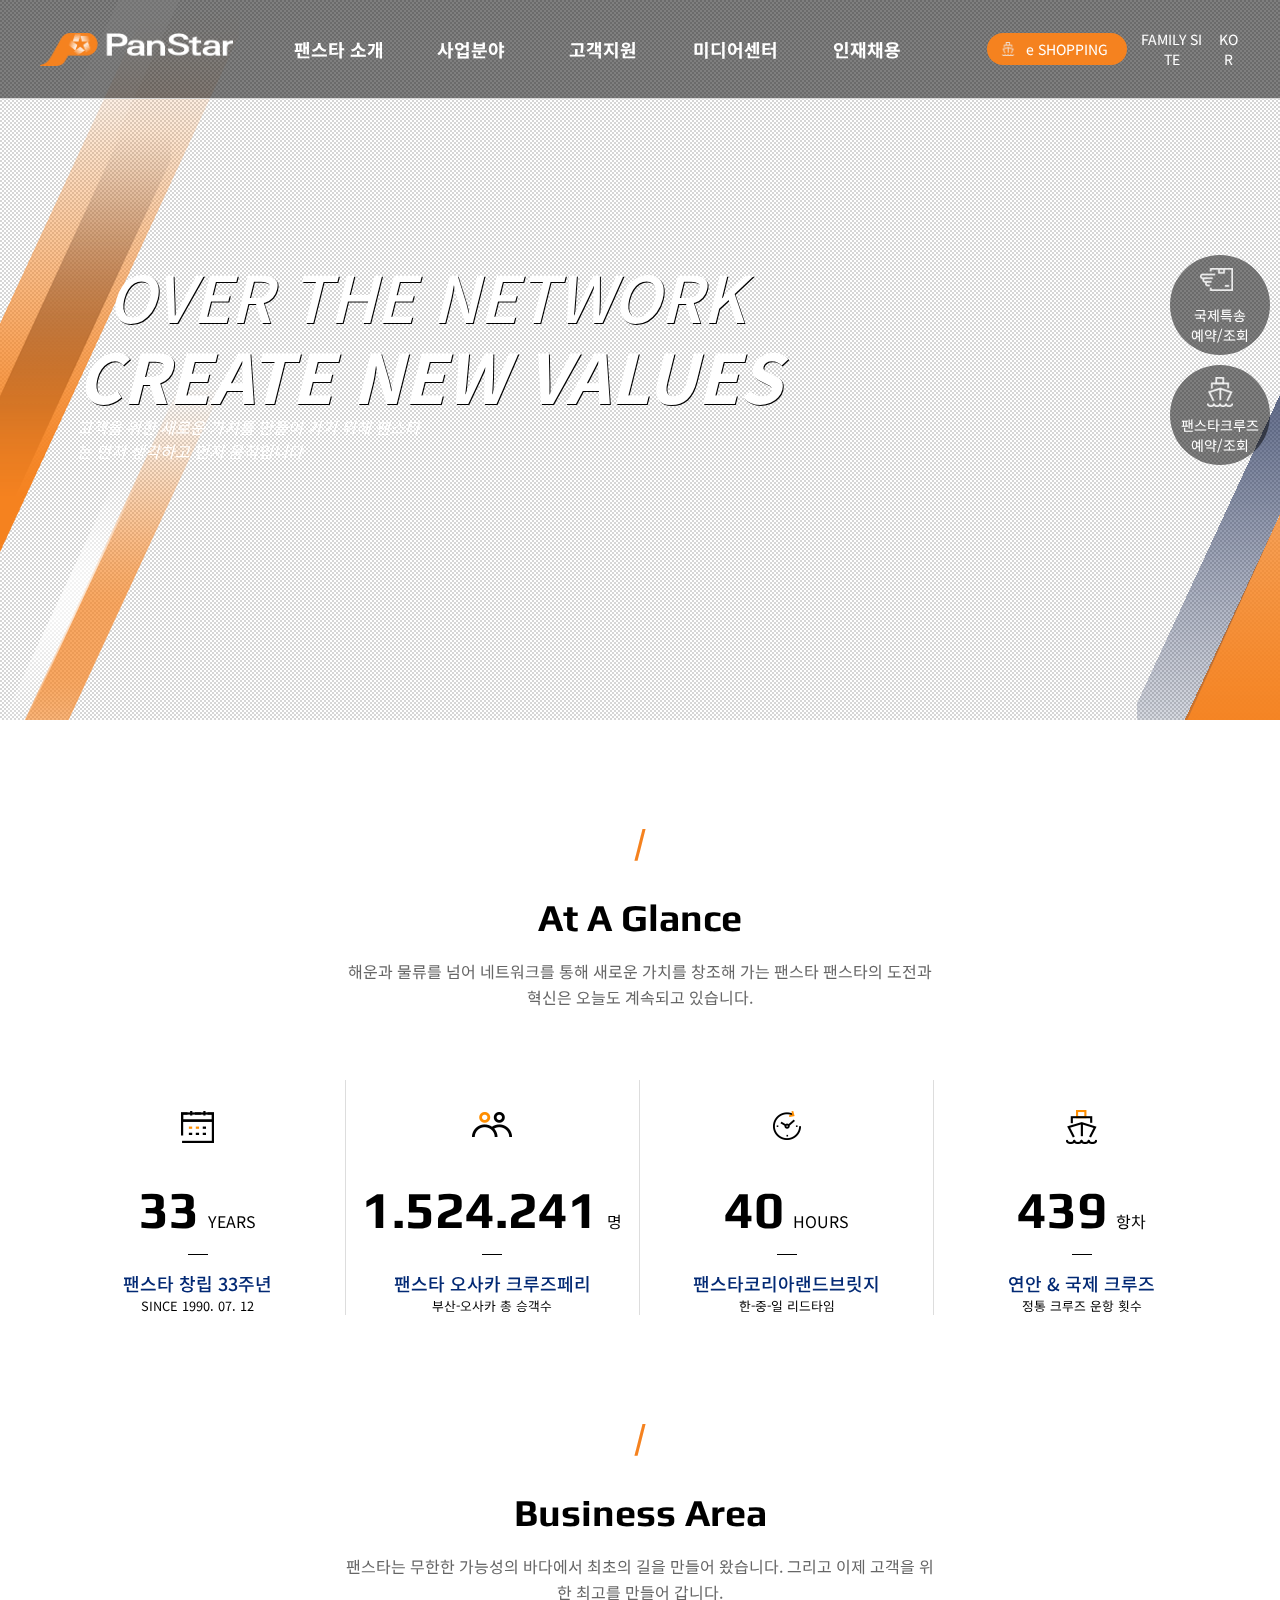
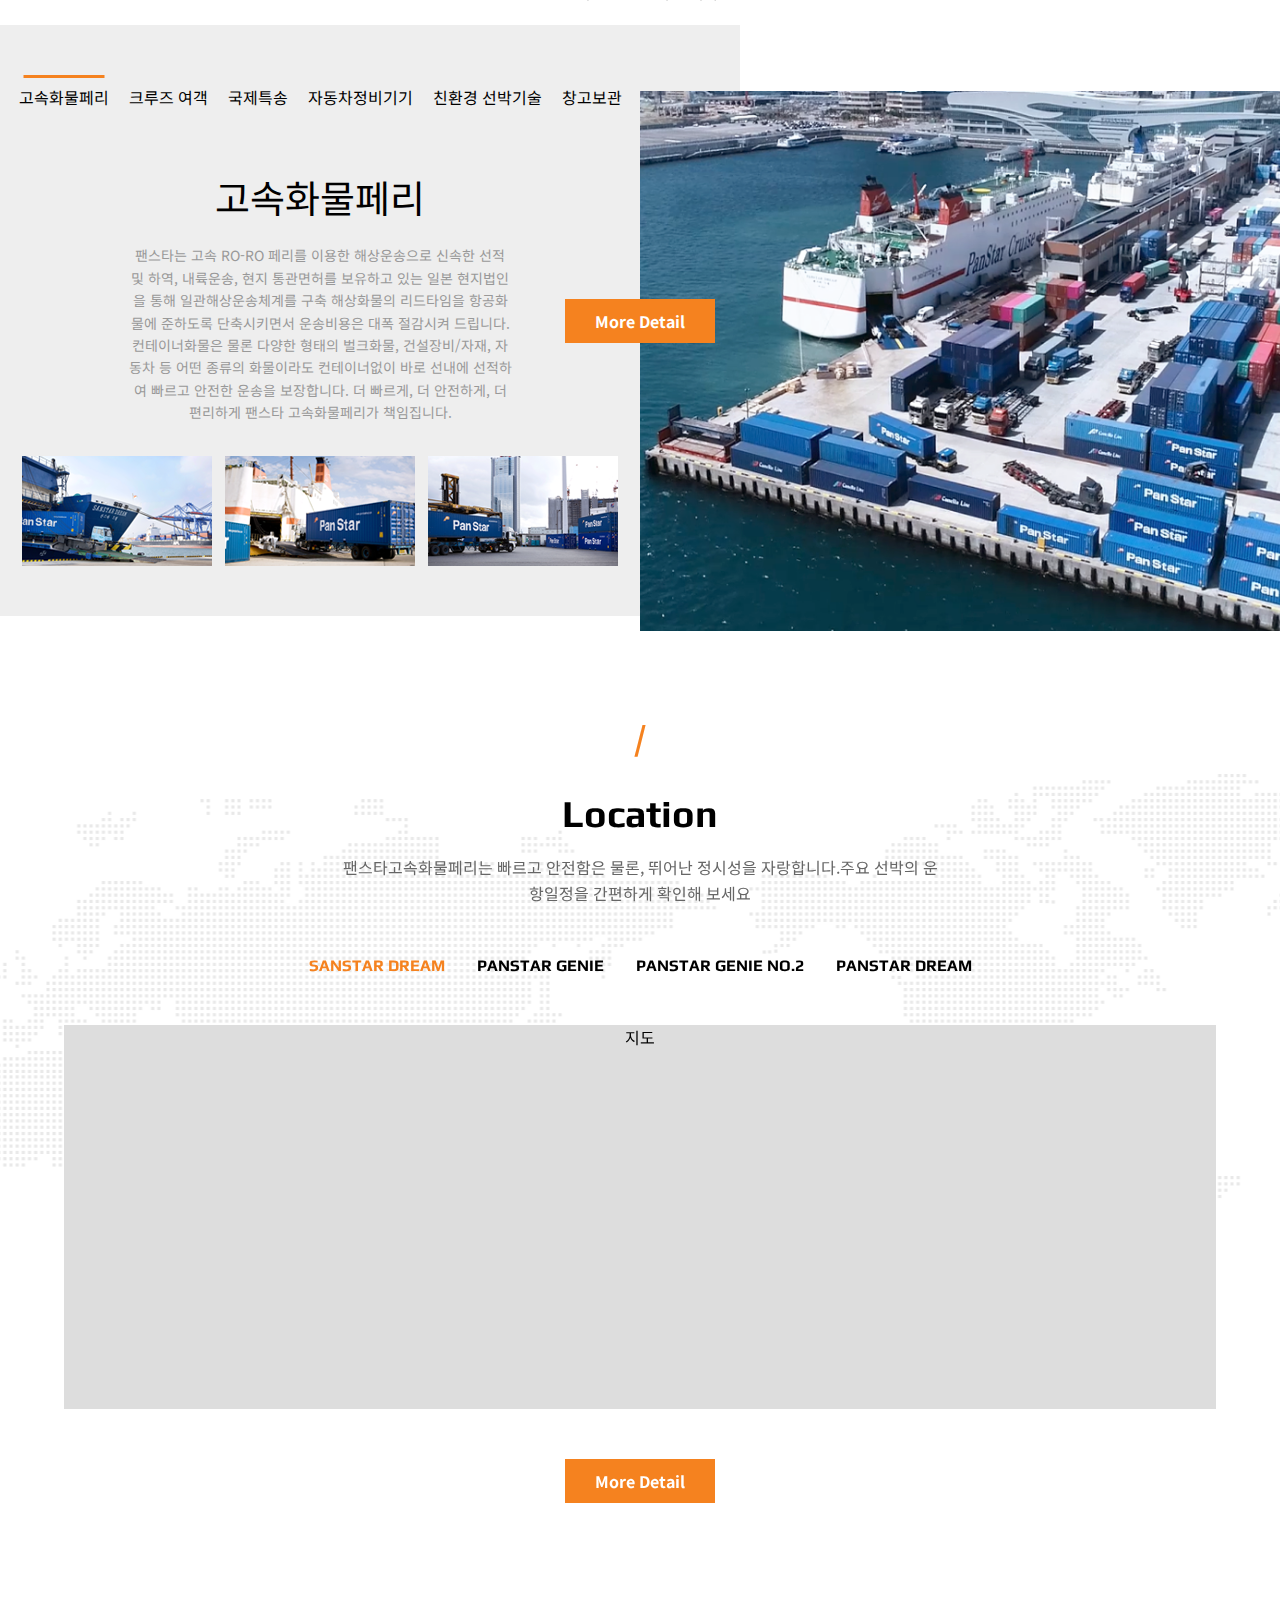
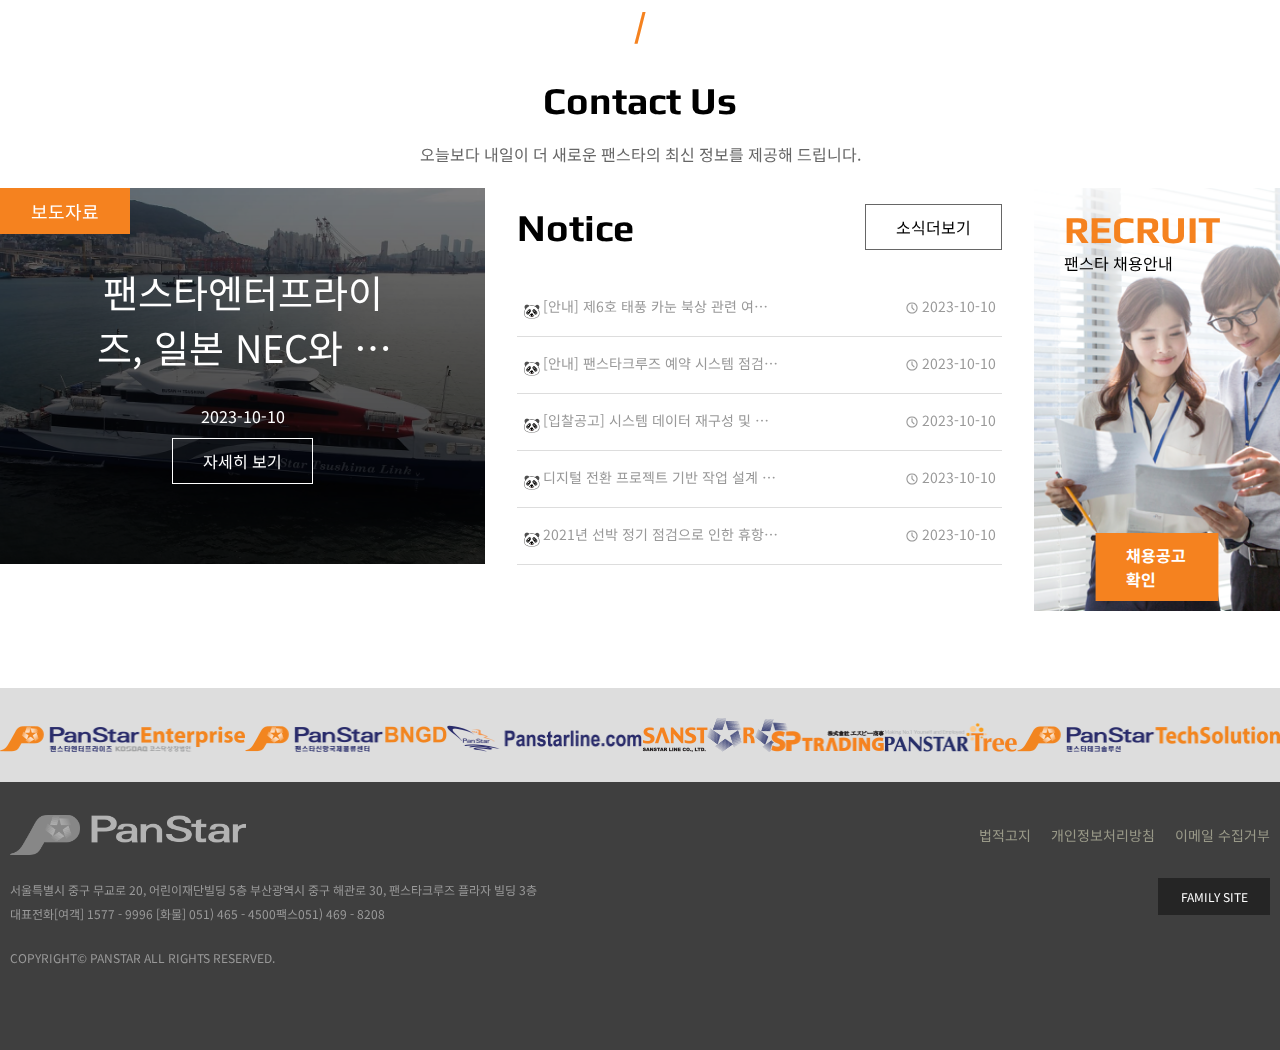
<file: panstarT/panstarT.html>
<!DOCTYPE html>
<html lang="ko">

<head>
  <meta charset="UTF-8">
  <title>panstarT</title>
  <!-- og -->
  <!-- favicon -->
  <!-- reset-->
  <link rel="stylesheet" href="./assets/styles/reset.css">
  <!-- font -->
  <link rel="stylesheet" href="./assets/styles/font.css">
  <!-- style -->
  <link rel="stylesheet" href="./index.css">
</head>

<body>
  <!-- header width:100%-->
  <header>
    <!-- max-width:1900px; min-width:1200px -->
    <div class="header-wrapper flex">
      <h1>팬스타 로고</h1>
      <menu class="global-nav flex">
        <li><a href="#">팬스타 소개</a></li>
        <li><a href="#">사업분야</a></li>
        <li><a href="#">고객지원</a></li>
        <li><a href="#">미디어센터</a></li>
        <li><a href="#">인재채용</a></li>
      </menu>
      <ul class="global-utill flex">
        <li><a href="#"><span class="lower-case">e</span> shopping</a></li>
        <li><a href="#">family site</a></li>
        <li><a href="#">kor</a></li>
      </ul>
    </div>
  </header>

  <!-- contents -->
  <article class="main-video">
    <!-- 유투브 옵션 ~/embed/videoID?옵션1&옵션2&loop=1&mute=1&autoplay=1 -->
    <iframe src="https://www.youtube.com/embed/RhlQvbvMg-0?si=YfbrbTp5Taoi5ER8&amp;controls=0&loop=1&mute=1&autoplay=1"
      title="pan star" frameborder="0"
      allow="accelerometer; autoplay; clipboard-write; encrypted-media; gyroscope; picture-in-picture; web-share"
      allowfullscreen class="youtube"></iframe>
    <div class="main-video-text">
      <h2><span>OVER THE NETWORK</span>CREATE NEW VALUES</h2>
      <p>고객을 위한 새로운 가치를 만들어 가기 위해 팬스타는 먼저 생각하고 먼저 움직입니다</p>
    </div>
    <ul class="main-widget">
      <li><a href="#">국제특송<br>예약/조회</a></li>
      <li><a href="#">팬스타크루즈<br>예약/조회</a></li>
    </ul>
  </article>
  <article class="glance">
    <h2 class="main-title">At a Glance</h2>
    <p class="main-des">해운과 물류를 넘어 네트워크를 통해 새로운 가치를 창조해 가는 팬스타
      팬스타의 도전과 혁신은 오늘도 계속되고 있습니다.</p>
    <ul class="glance-list flex">
      <li>
        <h3><strong>33</strong> YEARS</h3>
        <h4>팬스타 창립 33주년</h4>
        <p>SINCE 1990. 07. 12</p>
      </li>
      <li>
        <h3><strong>1.524.241</strong> 명</h3>
        <h4>팬스타 오사카 크루즈페리</h4>
        <p>부산-오사카 총 승객수</p>
      </li>
      <li>
        <h3><strong>40</strong> HOURS</h3>
        <h4>팬스타코리아랜드브릿지</h4>
        <p>한-중-일 리드타임</p>
      </li>
      <li>
        <h3><strong>439</strong> 항차</h3>
        <h4>연안 & 국제 크루즈</h4>
        <p>정통 크루즈 운항 횟수</p>
      </li>
    </ul>
  </article>
  <article class="business">
    <h2 class="main-title">Business Area</h2>
    <p class="main-des">팬스타는 무한한 가능성의 바다에서 최초의 길을 만들어 왔습니다.
      그리고 이제 고객을 위한 최고를 만들어 갑니다.</p>
    <div class="business-wrapper flex">
      <div class="business-text">
        <ul class="business-menu flex">
          <li><a href="#" class="active">고속화물페리</a></li>
          <li><a href="#">크루즈 여객</a></li>
          <li><a href="#">국제특송</a></li>
          <li><a href="#">자동차정비기기</a></li>
          <li><a href="#">친환경 선박기술</a></li>
          <li><a href="#">창고보관</a></li>
        </ul>
        <h3>고속화물페리</h3>
        <p>팬스타는 고속 Ro-Ro 페리를 이용한 해상운송으로 신속한 선적 및 하역, 내륙운송,
          현지 통관면허를 보유하고 있는 일본 현지법인을 통해 일관해상운송체계를 구축
          해상화물의 리드타임을 항공화물에 준하도록 단축시키면서 운송비용은 대폭 절감시켜 드립니다.
          컨테이너화물은 물론 다양한 형태의 벌크화물, 건설장비/자재, 자동차 등 어떤 종류의 화물이라도
          컨테이너없이 바로 선내에 선적하여 빠르고 안전한 운송을 보장합니다.
          더 빠르게, 더 안전하게, 더 편리하게 팬스타 고속화물페리가 책임집니다.</p>
        <ul class="business-img-list flex">
          <li><img src="./assets/images/mb_cargo_01.png" alt="고속화물페리 앞 전경"></li>
          <li><img src="./assets/images/mb_cargo_02.png" alt="고속화물페리 안으로 컨테이너가 들어가는 모습"></li>
          <li><img src="./assets/images/mb_cargo_03.png" alt="컨테이너와 항구의 전경"></li>
        </ul>
      </div>
      <div class="business-img">
        <img src="./assets/images/mb_cargo.png" alt="고속화물페리">
      </div>
      <a href="#" class="more-btn">more detail</a>
    </div>
  </article>
  <article class="location">
    <h2 class="main-title">location</h2>
    <p class="main-des">팬스타고속화물페리는 빠르고 안전함은 물론, 뛰어난 정시성을 자랑합니다.주요 선박의 운항일정을 간편하게 확인해 보세요</p>
    <ul class="location-list flex">
      <li><a href="#" class="on">SANSTAR DREAM</a></li>
      <li><a href="#">PANSTAR GENIE</a></li>
      <li><a href="#">PANSTAR GENIE No.2</a></li>
      <li><a href="#">PANSTAR DREAM</a></li>
    </ul>
    <!-- https://apis.map.kakao.com/web/wizard/ -->
    <div class="location-kakao" id="map">지도</div>
    <a href="#" class="more-btn">more detail</a>
  </article>
  <article class="contact">
    <h2 class="main-title">Contact Us</h2>
    <p class="main-des">오늘보다 내일이 더 새로운 팬스타의 최신 정보를 제공해 드립니다.</p>
    <div class="contact-wrapper flex">
      <section class="press">
        <h3>보도자료</h3>
        <h4>팬스타엔터프라이즈, 일본 NEC와 파트너 계약체결</h4>
        <p class="press-date">2023-10-10</p>
        <a href="#" class="ghost-btn">자세히 보기</a>
      </section>
      <section class="notice flex">
        <h3>Notice</h3>
        <a href="#" class="ghost-btn">소식더보기</a>
        <ul class="notice-list">
          <li><a href="#">[안내] 제6호 태풍 카눈 북상 관련 여객선 운항 일정 공지</a><span class="notice-date">2023-10-10</span></li>
          <li><a href="#">[안내] 팬스타크루즈 예약 시스템 점검 안내</a><span class="notice-date">2023-10-10</span></li>
          <li><a href="#">[입찰공고] 시스템 데이터 재구성 및 빅데이터 분석용 DW구축</a><span class="notice-date">2023-10-10</span></li>
          <li><a href="#">디지털 전환 프로젝트 기반 작업 설계 전략 컨설팅-입찰 공고</a><span class="notice-date">2023-10-10</span></li>
          <li><a href="#">2021년 선박 정기 점검으로 인한 휴항 안내(4/30~5/09)</a><span class="notice-date">2023-10-10</span></li>
        </ul>
      </section>
      <section class="recruit">
        <h3>Recruit</h3>
        <p>팬스타 채용안내</p>
        <a href="#" class="more-btn">채용공고확인</a>
      </section>
    </div>
  </article>
  <!-- footer -->
  <footer>
    <ul class="footer-banner flex">
      <li><a href="#"><img src="./assets/images/logo-enterprise.png" alt="enterprise"></a></li>
      <li><a href="#"><img src="./assets/images/logo-bngd.png" alt="bngd"></a></li>
      <li><a href="#"><img src="./assets/images/logo-line.png" alt="line"></a></li>
      <li><a href="#"><img src="./assets/images/logo-star.png" alt="star"></a></li>
      <li><a href="#"><img src="./assets/images/logo-trading.png" alt="trading"></a></li>
      <li><a href="#"><img src="./assets/images/logo-tree.png" alt="tree"></a></li>
      <li><a href="#"><img src="./assets/images/logo-tech.png" alt="tech"></a></li>
    </ul>
    <div class="footer-bottom">
      <div class="flex">
        <h1>로고</h1>
        <ul class="footer-utill flex">
          <li><a href="#">법적고지</a></li>
          <li><a href="#">개인정보처리방침</a></li>
          <li><a href="#">이메일 수집거부</a></li>
        </ul>
      </div>
      <div class="flex">
        <address>
          <p>서울특별시 중구 무교로 20, 어린이재단빌딩 5층
            부산광역시 중구 해관로 30, 팬스타크루즈 플라자 빌딩 3층</p>
          <p>대표전화[여객] 1577 - 9996 [화물] 051) 465 - 4500팩스051) 469 - 8208</p>
          <p class="copyright">COPYRIGHT© PANSTAR ALL RIGHTS RESERVED.</p>
        </address>
        <select name="familySite" id="family-site">
          <option value="family site">family site</option>
          <option value="enterprise">enterprise</option>
        </select>
      </div>
    </div>
  </footer>
  <script src="https://dapi.kakao.com/v2/maps/sdk.js?appkey=a59b09ed14ae247a5962103ae123b474"></script>
  <script>
    const mapContainer = document.getElementById('map'), // 지도를 표시할 div 
      mapOption = {
        center: new kakao.maps.LatLng(37.26812490601674, 127.00050733865402), // 지도의 중심좌표
        level: 3, // 지도의 확대 레벨
        mapTypeId: kakao.maps.MapTypeId.ROADMAP // 지도종류
      };

    // 지도를 생성한다 
    const map = new kakao.maps.Map(mapContainer, mapOption);

    // 마우스 휠과 모바일 터치를 이용한 지도 확대, 축소를 막는다
    map.setZoomable(false);

    // 지도 타입 변경 컨트롤을 생성한다
    const mapTypeControl = new kakao.maps.MapTypeControl();

    // 지도의 상단 우측에 지도 타입 변경 컨트롤을 추가한다
    map.addControl(mapTypeControl, kakao.maps.ControlPosition.TOPRIGHT);

    // 지도에 확대 축소 컨트롤을 생성한다
    const zoomControl = new kakao.maps.ZoomControl();

    // 지도의 우측에 확대 축소 컨트롤을 추가한다
    map.addControl(zoomControl, kakao.maps.ControlPosition.RIGHT);
    // 마커 이미지의 주소
    const markerImageUrl = 'https://t1.daumcdn.net/localimg/localimages/07/2012/img/marker_p.png',
      markerImageSize = new kakao.maps.Size(40, 42), // 마커 이미지의 크기
      markerImageOptions = {
        offset: new kakao.maps.Point(20, 42)// 마커 좌표에 일치시킬 이미지 안의 좌표
      };

    // 마커 이미지를 생성한다
    const markerImage = new kakao.maps.MarkerImage(markerImageUrl, markerImageSize, markerImageOptions);

    // 지도에 마커를 생성하고 표시한다
    const marker = new kakao.maps.Marker({
      position: new kakao.maps.LatLng(37.26812490601674, 127.00050733865402), // 마커의 좌표
      image: markerImage, // 마커의 이미지
      map: map // 마커를 표시할 지도 객체
    });

  </script>

</body>

</html>
</file>
<file: 230921task/font.css>
@charset "utf-8";

/* 
@import 다른 문서를 가져올 때
@import url()

웹폰트란?
사용자의 폰트 설치와 상관없이 웬에서 항상 원하는 서체를 사용할 수 있게 하는 폰트

현재 웹폰트 사용: 사용자의 컴퓨터에 설치됮 않은 글꼴을 서버에 올려 놓은 후 해당 사이트에 접속하는 사용자의 컴퓨터에 다운되어 보여지게 함

@font-face {
  font-family: '사용자 지정 이름';
  src:local(),
      url() format()

-설정 : 내가 웹폰트를 사용하기 위한
@font-face {
  font-family: '사용자 지정 이름'; <- 스타일 문서에 적용할 이름으로 내가 설정 할 수 있음
  src: local('로컬 서체 이름으로 내가 설정한 이름 아님'),
    url('경로') format('파일포맷);
  font-style: normal; 
  font-weight: 400;
  font-display: swap; 로딩 상태에 따른 동작 설정
    swap; FOUT 방식. 로딩되는 동안 기본 서체로 보이고 완료되면 웹폰트 적용. 웹폰트 로딩 여부와 관계없이 항상 글자 보임
    auto; 브라우저 기본값
    block; FOIT 방식. 웹폰트가 로딩되지 않으면 텍스트를 렌더링하지 않음. 로딩 완료 후 글자 보임
  unicode-range: 유니코드로 지정한 글자에만 웹폰트를 적용. 등록한 글자가 텍스트에 없으면 다운로드 요청 하지 않기 때문에 불필요한 다운로드를 하지 않음 
  }

  font-weight mapping
  https://developer.mozilla.org/en-US/docs/Web/CSS/font-weight#common_weight_name_mapping
*/
/* 
font-family: 'Shrikhand', cursive;
font-family: 'Pacifico', cursive;
*/
@import url('https://fonts.googleapis.com/css2?family=IBM+Plex+Sans+KR:wght@400;600&display=swap');
@import url('https://fonts.googleapis.com/css2?family=Pacifico&display=swap');

@font-face {
  font-family: 'dovemayo_gothic';
  src: local('dovemayo_gothic'), url(./fonts/Dovemayo_gothic.woff2) format(woff2);
  font-style: nomal;
  font-weight: normal;
  font-weight: 400;
  font-display: swap;
}
</file>
<file: 230921task/header.css>
@charset "utf-8";

body {
  font-family: 'dovemayo_gothic', -apple-system,BlinkMacSystemFont,"Malgun Gothic","맑은 고딕",helvetica,"Apple SD Gothic Neo",sans-serif;;
  font-size: 18px;
  line-height: 1.5;
  text-transform: capitalize;
  background: #ddd url(./images/cork-board.webp);
  
}
/**** container ****/
.container {
  border: 4px solid #eeb0b0;
  width: 940px;
  margin: 20px auto;
  background-color: white;
}
/**** header ****/
.container header h1 {
  box-sizing: border-box;
  color: white;
  height: 130px;
font-family: 'Pacifico', cursive;
font-size: 33px;
line-height: 0.9;
background: #7d1e6a url(./images/logo.png) no-repeat 25px 50% / 90px;
padding: 35px 0 0 130px;
/* display: flex;
flex-flow: column;
align-items: center;
justify-content: center; */
}
.container header h1 em {
  display: block;
  font-size: 36px;
  font-family: 'Shrikhand', cursive;
  font-style: italic;
}
.container header .global_menu {
  background-color: #ffcd38;
  color: #7d1e6a;
  font-weight: bold;
  display: flex;
}
.container header .global_menu li a {
  display: block;
  width: 100px; height: 46px;
  line-height: 46px;
  text-align: center;
}
.container header .global_menu li a:hover {
  background-color: #d30e00;
  color: white;
}
</file>
<file: 230921task/footer.css>
@charset "utf-8";


/**** footer ****/
.container footer{
  height: 35px;
  background-color: #7d1e6a;
  color: #fff;
  font-size: 14px;
  line-height: 35px;
  padding-left: 20px;
}
</file>
<file: 230921task/index.css>
@charset "utf-8";


/**** main ****/
.container main {
  display: flex;
}
.container main article {
  background-color: #f1eee9;
  /*width: 650px;
  width: 69%; 650/932*100 */
 width: 7;
 padding: 30px 20px;
}
.container main aside {
/*width: 282px; 
width 31%; container: 932px - article:650px */
flex-grow: 3;
}
.container main aside h2 {
  color: #d30e00;
  font-size: 1.6rem;
  font-weight: 700;
  margin: 30px 20px;
}
.container main aside .recipe a{
  display: block;
  font-size: 1.4rem;
  border-bottom: 1px solid #d30e00;
  padding: 20px 0 15px 20px;
}
.container main aside .recipe a:hover {
  background-color: #d30e00;
  color: white;
}
.container main aside address {
  margin: 30px 20px;
  font-weight: bold;
} 
.container main article .box {
  display: flex;
  margin-bottom: 40px;
}
.container main article .box figure {
  background-color: #FFF;
  border: 1px solid #d30e00;
  text-align: right;
  color: #9c999c;
  font-style: italic;
  font-size: 14px;
  padding: 8px;
  margin-right: 20px;
}
.container main article .box figure figcaption {
  margin-top: 8px;
}
.container main article .box .txt_wrapper {
  width: 280px;
}
.container main article .box .txt_wrapper h2 {
  font-weight: 700;
  font-size: 1.6rem;
}
.container main article .box .txt_wrapper h3 {
  font-weight: bold;
  color: #d30e00;
}
</file>
<file: dyamiT/style.css>
@charset "utf-8";

/* fonts */
/* "Pretendard Variable" */
@import url(../common/styles/Pretendard.css);
/* 'Montserrat', sans-serif */
@import url("https://fonts.googleapis.com/css2?family=Montserrat:wght@300;400;600;700;800;900&display=swap");

/* variable */
:root {
  /*** font-family ***/
  --main-font-ko: "Pretendard Variable", -apple-system, BlinkMacSystemFont,
    "맑은 고딕", 돋움, sans-serif;
  --main-font-en: "Montserrat", Arial, Helvetica, sans-serif;
  /*** font-size ***/
  --main-font-16: 1rem;
  --main-font-15: 0.938rem;
  --main-font-14: 0.875rem;
  --main-font-18: 1.125rem;
  --main-font-20: 1.25rem;
  --main-font-24: 1.5rem;
  /*** color ***/
  --main-color: #212529;
  --color-light-gray: #e9ecef;
  --color-dark-gray: #adb5bd;
  --point-color: #69a9c5;
  --color-layer: #1abc9c;
}
/* swiper */
--swiper-theme-color: #fff;
--swiper-navigation-size: 33px;

/*** 드래그 ***/
::selection {
  background-color: var(--color-layer);
  color: #fff;
}

/*** 스크롤바 ***/
::-webkit-scrollbar {
  width: 10px;
}
::-webkit-scrollbar-track {
  background-color: var(--color-layer);
}
::-webkit-scrollbar-thumb {
  background-color: var(--main-color);
  border-radius: 14px;
}

/*** 부드러운 스크롤 ***/
html {
  scroll-behavior: smooth;
}

.up-to {
  position: fixed;
  right: 20px;
  bottom: 20px;
  background: var(--color-dark-gray) url(./images/arrow_up.svg) no-repeat 50% /
    80%;
  width: 40px;
  height: 40px;
  text-indent: -9999px;
}
.up-to:hover {
  background-color: var(--main-color);
  bottom: 22px;
}

/*** common ***/
a {
  color: inherit;
  text-decoration: none;
}
img {
  vertical-align: top;
}
input,
button {
  outline: none;
}
body {
  font-family: var(--main-font-ko);
  font-weight: 400;
  color: var(--main-color);
  line-height: 1.5;
  text-transform: capitalize;
  word-break: break-all;
  overflow-wrap: break-word;
}
.flex {
  display: flex;
  align-items: center;
}
.grid {
  display: grid;
}
.space {
  margin: 0 5vw;
}
.main-title {
  font-family: var(--main-font-en);
  font-weight: 700;
  font-size: 2.5rem;
  letter-spacing: 1px;
  margin-top: 50px;
  text-align: center;
}
.main-title::after {
  content: "";
  width: 50px;
  height: 2px;
  background-color: var(--main-color);
  display: block;
  margin: 30px auto;
}
.main-des {
  text-align: center;
  width: 80%;
  margin: 30px auto;
  font-size: var(--main-font-18);
}
/*** header ***/
header {
  border-bottom: 1px solid var(--color-dark-gray);
  position: fixed;
  top: 0;
  width: 100%;
  height: 60px;
  justify-content: space-between;
  background: #fff;
  z-index: 999;
}
header h1 {
  height: 22px;
  margin: 0 3.723vw;
}
header nav {
}
header nav a {
  height: 50px;
  display: grid;
  place-items: center start;
  padding-left: 5vw;
}
header nav .global-nav {
  font-family: var(--main-font-ko);
  font-weight: 600;
  background-color: #fff;
  position: fixed;
  top: 60px;
  left: 0;
  width: 100%;
  text-transform: uppercase;

  display: none;
}
header nav .global-nav a {
  border-bottom: 1px solid var(--color-light-gray);
}
header nav .mobile-btn {
  position: absolute;
  top: 50%;
  transform: translateY(-50%);
  right: 3.723vw;
}
header nav .mobile-btn span {
  text-indent: -9999px;
  background-color: var(--main-color);
  display: block;
  width: 25px;
  height: 3px;
  border-radius: 10px;
  transition: 0.3s;
  position: relative;
}
header nav .mobile-btn span::before,
header nav .mobile-btn span::after {
  content: "";
  position: absolute;
  background-color: var(--main-color);
  border-radius: 10px;
  transition: 0.3s;
  width: 25px;
  height: 3px;
  left: 0;
  top: -8px;
}

header nav .mobile-btn span::after {
  top: 8px;
}
header nav .mobile-btn.close span {
  background-color: transparent;
}
header nav .mobile-btn.close span::before {
  transform: rotate(45deg);
  top: 0;
}
header nav .mobile-btn.close span::after {
  transform: rotate(-45deg);
  top: 0;
}

/*** footer ***/
footer {
}
footer .footer-info {
  background-color: var(--color-light-gray);
  align-items: flex-start;
  flex-direction: column;
}
footer .footer-info h2 {
  text-indent: -9999px;
  background: url(./images/logo.png) no-repeat 50% / contain;
  width: 120px;
  height: 30px;
  margin: 100px 0;
}
footer .footer-info .footer-info-list {
  margin: 30px 10px;
}
footer .footer-info .footer-info-list h3 {
  font-weight: 700;
  font-family: var(--main-font-en);
  margin: 10px 0;
}
footer .footer-info .footer-info-list .footer-social-icon li {
  margin: 10px 20px;
}
footer .footer-info .footer-info-list .footer-social-icon svg {
  fill: var(--main-color);
  height: 1.3em;
}

footer .copyright {
  background-color: var(--color-dark-gray);
  text-align: center;
  padding: 50px;
}
footer .copyright .footer-policy {
  justify-content: center;
}
footer .copyright .footer-policy li:first-child::after {
  content: "/";
  margin-right: 5px;
}
/*** PC ***/
@media screen and (width >= 1200px) {
  .main-title {
    margin-top: 80px;
    font-size: 2.7rem;
  }
  .space {
    margin: 0 10vw;
  }
  /* header */
  header {
    height: 80px;
  }
  header h1 {
    height: 28px;
    margin: 0 1.667vw;
  }
  header nav .mobile-btn {
    display: none;
  }
  header nav .global-nav {
    display: flex;
    position: static;
  }
  header nav .global-nav a {
    border-bottom: none;
    height: 79px;
    padding: 0 20px;
  }
  header nav .global-nav a:hover {
    background-color: var(--color-layer);
    color: #fff;
  }

  /* footer */
  footer .footer-info {
    flex-direction: row;
    justify-content: space-evenly;
    align-items: center;
  }
}
</file>
<file: dyamiT/index.css>
@charset "utf-8";

  /*** contetns ***/
  /* main-slide */
.main-slide {
  height: 90vh;
  text-align: center;
  border-bottom: 1px solid var(--color-dark-gray);
  /* background-color: orange; */
}
.main-slide .main-swiper {
}
.main-slide .main-swiper .swiper-slide {
  background: no-repeat 50% / cover;
  height: 90vh;
  text-indent: -9999px;
}
.main-slide .main-swiper .main-bg1 {
  background-image: url(https://placeholder.com/1000x600/610C9F/fff?text=img1);
}
.main-slide .main-swiper .main-bg2 {
  background-image: url(https://placeholder.com/1000x600/940B92/fff?text=img2);
}
.main-slide .main-swiper .main-bg3 {
  background-image: url(https://placeholder.com/1000x600/DA0C81/fff?text=img3);
}
.main-slide .main-swiper .main-bg4 {
  background-image: url(https://placeholder.com/1000x600/E95793/fff?text=img4);
}

  /* main-intro */
  .main-intro {
  }
  .main-intro .main-intro-wrapper {
    /* grid-auto-rows: 48vh; */
  }
  .main-intro .main-intro-wrapper li {
    border-bottom: 1px solid var(--color-light-gray);
    padding: 3.723vw 3.723vw 7vw;
  }
  .main-intro .main-intro-wrapper li:last-child {
    border-bottom: none;
  }
  .main-intro .main-intro-wrapper li h3 {
    font-family: var(--main-title-en);
    font-weight: 700;
    font-size: var(--main-font-24);
    margin: 20px 0 30px;
  }
  
  /* main-grid */
  .main-grid {
  }
  .main-grid .main-grid-wrapper {
    gap: 6px;
  }
  .main-grid .main-grid-wrapper li {
    background: no-repeat 50% / cover;
    transition: 0.4s;
    height: 41.379vh;
  }
  .main-grid .main-grid-wrapper .main-grid-bg1 {
    background-image: url(./images/1.jpg);
  }
  .main-grid .main-grid-wrapper .main-grid-bg2 {
    background-image: url(./images/2.jpg);
  }
  .main-grid .main-grid-wrapper .main-grid-bg3 {
    background-image: url(./images/3.jpg);
  }
  .main-grid .main-grid-wrapper .main-grid-bg4 {
    background-image: url(./images/4.jpg);
    height: 20.5vh;
  }
  .main-grid .main-grid-wrapper .main-grid-bg5 {
    background-image: url(./images/5.jpg);
    height: 20.5vh;
  }
  .main-grid .main-grid-wrapper .main-grid-bg6 {
    background-image: url(./images/6.jpg);
  }
  .main-grid .main-grid-wrapper .main-grid-bg7 {
    background-image: url(./images/7.jpg);
  }
  .main-grid .main-grid-wrapper h3 {
    font-weight: 700;
    font-family: var(--main-title-en);
    font-size: var(--main-font-24);
    display: grid;
    place-items: center;
    transition: 0.3s;
    height: 100%;
    /* 요소 뒤 영역 그래픽 효과를 적용 */
    backdrop-filter: grayscale(50%) blur(1px) saturate(80%);
    background-color: rgba(255, 255, 255, 0.6);
  }
  
  /* main-business */
  .main-business {
  }
  .main-business .main-business-list {
    gap: 5vw;
    text-align: center;
  }
  .main-business .main-business-list figcaption {
    width: 80%;
    margin: 0 auto;
  }
  .main-business .main-business-list strong {
    display: block;
    font-weight: 700;
    margin: 20px 0 5px;
  }
  
  /* main-youtube */
  .main-youtube {
    background-color: var(--color-light-gray);
  }
  .main-youtube .main-youtube-text {
  }
  .main-youtube .main-youtube-text .main-title {
    text-align: left;
  }
  .main-youtube .main-youtube-text .main-title::after {
    height: 0;
  }
  .main-youtube .main-youtube-video {
    padding: 50px 0 30px;
  }
  .main-youtube .main-youtube-video iframe {
    width: 100%;
    aspect-ratio: 16 / 9;
  }
  
  /* main-service */
  .main-service {
  }
  .main-service .main-service-gallery {
    overflow: hidden;
    margin: 50px 5vw 100px;
    /* padding-bottom: 100px; */
  }
  .main-service .main-service-gallery li {
    flex-shrink: 0;
    width: 100%;
    /* box-shadow: 0 1px 18px rgba(0, 0, 0, 0.4); */
  }
  .main-service .main-service-gallery li .service-gallery-text {
    padding: 3vw;
  }
  .main-service .main-service-gallery li .service-gallery-text h4 {
    font-weight: 700;
  }
  
  /* main-location */
  .main-location {
  }
  .main-location .location-menu {
    position: relative;
  }
  .main-location .main-title::after {
    content: none;
  }
  .main-location .location-menu li .tab-box {
    padding-top: 80px;
    display: none;
  }
  
  .main-location .location-menu li h3 {
    font-weight: 700;
    font-family: var(--main-title-en);
    font-size: var(--main-font-24);
    text-transform: uppercase;
    border-bottom: 1px solid var(--color-dark-gray);
    padding: 6px 0;
    text-align: center;
    width: 50%;
    position: absolute;
    top: 0;
    left: 0;
  }
  .main-location .location-menu .location-office {
  }
  .main-location .location-menu .location-office .location-map .kakao-map {
    border: var(--main-color) 1px solid;
    width: 100%;
    height: 400px;
  }
  .main-location .location-menu .location-office .location-office-info {
    margin: 50px 0 100px;
  }
  .main-location .location-menu .location-office .location-office-info li {
    border-bottom: 1px solid var(--color-dark-gray);
    padding: 15px 10px 10px;
  }
  .main-location
    .location-menu
    .location-office
    .location-office-info
    li:last-child {
    border-bottom-width: 3px;
  }
  .main-location .location-menu .location-office .location-office-info li strong {
    font-weight: 700;
    display: block;
  }
  
  .main-location .location-menu .location-factory h3 {
    left: 50%;
  }
  .main-location .location-menu li.active .tab-box {
    display: block;
  }
  .main-location .location-menu li.active h3 {
    border-bottom: 3px solid var(--main-color);
  }
  
  /* main-talk */
  .main-talk {
    background: fixed url(./images/img-bg.jpg) no-repeat 50% / cover;
    color: #fff;
    text-align: center;
  }
  .main-talk .color-layer {
    background-color: rgb(26, 188, 156, 0.6);
  
    place-content: center;
  }
  .main-talk .color-layer h2 {
    font-weight: 700;
    font-size: 2rem;
    margin: 50px;
  }
  .main-talk .color-layer p {
    width: 70%;
    margin: 0 auto;
    font-size: var(--main-font-18);
    font-weight: 300;
  }
  .main-talk .color-layer .ghost-btn {
    border: 2px solid #fff;
    padding: 10px 20px;
    font-weight: 600;
    margin: 50px;
    justify-self: center;
  }om: 1px solid var(--color-light-gray);
  padding: 3.723vw 3.723vw 7vw;
}
.main-intro .main-intro-wrapper li:last-child {
  border-bottom: none;
}
.main-intro .main-intro-wrapper li h3 {
  font-family: var(--main-font-en);
  font-weight: 700;
  font-size: var(--main-font-24);
  margin: 20px 0 30px;
}

/* main-grid */
.main-grid {
}
.main-grid .main-grid-wrapper {
  gap: 6px;
}
.main-grid .main-grid-wrapper li {
  background: no-repeat 50% / cover;
  transition: 0.4s;
  height: 41.379vh;
}
.main-grid .main-grid-wrapper .main-grid-bg1 {
  background-image: url(./images/1.jpg);
}
.main-grid .main-grid-wrapper .main-grid-bg2 {
  background-image: url(./images/2.jpg);
}
.main-grid .main-grid-wrapper .main-grid-bg3 {
  background-image: url(./images/7.jpg);
}
.main-grid .main-grid-wrapper .main-grid-bg4 {
  background-image: url(./images/4.jpg);
  height: 20.5vh;
}
.main-grid .main-grid-wrapper .main-grid-bg5 {
  background-image: url(./images/5.jpg);
  height: 20.5vh;
}
.main-grid .main-grid-wrapper .main-grid-bg6 {
  background-image: url(./images/6.jpg);
}
.main-grid .main-grid-wrapper .main-grid-bg7 {
  background-image: url(./images/3.jpg);
}
.main-grid .main-grid-wrapper h3 {
  font-weight: 700;
  font-family: var(--main--title-en);
  font-size: var(--main-font-24);
  display: grid;
  place-items: center;
  height: 100%;
  backdrop-filter: /*grayscale(80%) blur(3px)*/ saturate(80%);
  background-color: rgba(255, 255, 255, 0.5);
}

/* main-business */
.main-business {
}
.main-business .main-business-list {
  gap: 5vw;
  text-align: center;
}
.main-business .main-business-list figcaption {
  width: 80%;
  margin: 0 auto;
}
.main-business .main-business-list strong {
  display: block;
  font-weight: 700;
}
/* main-youtube */
.main-youtube {
  background-color: var(--color-light-gray);
}
.main-youtube .main-youtube-text {
}
.main-youtube .main-youtube-text .main-title {
  text-align: left;
}
.main-youtube .main-youtube-text .main-title::after {
  height: 0;
}
.main-youtube .main-youtube-video {
  padding: 50px 0 30px;
}
.main-youtube .main-youtube-video iframe {
  width: 100%;
  aspect-ratio: 16 / 9;
}
/* main-service */
.main-service {
}
.main-service .main-service-gallery {
  overflow: hidden;
  margin: 50px 5vw 100px;
}
.main-service .main-service-gallery li {
  flex-shrink: 0;
  width: 100%;
  /*box-shadow: 0 1px 18px rgba(0, 0, 0, 0.4);*/
}
.main-service .main-service-gallery li .service-gallery-text {
  padding: 3vw;
}
.main-service .main-service-gallery li .service-gallery-text h4 {
  font-weight: 700;
}
/* main-location */
.main-location {
}
.main-location .location-menu {
  position: relative;
}
.main-location .main-title::after {
  content: none;
}
.main-location .location-menu li .tab-box {
  padding-top: 80px;
  display: none;
}

.main-location .location-menu li h3 {
  font-weight: 700;
  font-family: var(--main-title-en);
  font-size: var(--main-font-24);
  text-transform: uppercase;
  border-bottom: 1px solid var(--color-dark-gray);
  padding: 6px 0;
  text-align: center;
  width: 50%;
  position: absolute;
  top: 0;
  left: 0;
}
.main-location .location-menu .location-office {
}
.main-location .location-menu .location-office .location-map .kakao-map {
  border: var(--main-color) 1px solid;
  width: 100%;
  height: 400px;
}
.main-location .location-menu .location-office .location-office-info {
  margin: 50px 0 100px;
}
.main-location .location-menu .location-office .location-office-info li {
  border-bottom: 1px solid var(--color-dark-gray);
  padding: 15px 10px 10px;
}
.main-location
  .location-menu
  .location-office
  .location-office-info
  li:last-child {
  border-bottom-width: 3px;
}
.main-location .location-menu .location-office .location-office-info li strong {
  font-weight: 700;
  display: block;
}

.main-location .location-menu .location-factory h3 {
  left: 50%;
}
.main-location .location-menu li.active .tab-box {
  display: block;
}
.main-location .location-menu li.active h3 {
  border-bottom: 3px solid var(--main-color);
}

/* main-talk */
.main-talk {
  background: fixed url(./images/img-bg.jpg) no-repeat 50% / cover;
  color: #fff;
  text-align: center;
}
.main-talk .color-layer {
  background-color: rgb(26, 188, 156, 0.6);

  place-content: center;
}
.main-talk .color-layer h2 {
  font-weight: 700;
  font-size: 2rem;
  margin: 50px;
}
.main-talk .color-layer p {
  width: 70%;
  margin: 0 auto;
  font-size: var(--main-font-18);
  font-weight: 300;
}
.main-talk .color-layer .ghost-btn {
  border: 2px solid #fff;
  padding: 10px 20px;
  font-weight: 600;
  margin: 50px;
  justify-self: center;
}
</file>
<file: homepage/font.css>
@charset "utf-8";

@font-face {
    font-family: 'Montserrat';
    src: url(./fonts/Montserrat-Thin.woff2) format(woff2);
    font-style: thin;
    font-weight: thin;
    font-weight: 300;
    font-display: swap;
  }
@font-face {
    font-family: 'Montserrat';
    src: url(./fonts/Montserrat-Regular.woff2) format(woff2);
    font-style: regular;
    font-weight: regular;
    font-weight: 400;
    font-display: swap;
  }
@font-face {
  font-family: 'Montserrat';
  src: url(./fonts/Montserrat-Medium.woff2) format(woff2);
  font-style: middle;
  font-weight: middle;
  font-weight: 500;
  font-display: swap;
}
@font-face {
    font-family: 'Montserrat';
    src: url(./fonts/Montserrat-Bold.woff2) format(woff2);
    font-style: bold;
    font-weight: bold;
    font-weight: 700;
    font-display: swap;
  }
@font-face {
    font-family: 'Montserrat';
    src: url(./fonts/Montserrat-Black.woff2) format(woff2);
    font-style: extraBold;
    font-weight: extraBold;
    font-weight: 800;
    font-display: swap;
  }
@font-face {
    font-family: 'NotoSansKR';
    src: local('NotoSansKR'), url(./fonts/NotoSansKR-Thin.woff2) format(woff2);
    font-style: thin;
    font-weight: thin;
    font-weight: 300;
    font-display: swap;
  }
@font-face {
    font-family: 'NotoSansKR';
    src: local('NotoSansKR'), url(./fonts/NotoSansKR-Regular.woff2) format(woff2);
    font-style: thin;
    font-weight: thin;
    font-weight: 400;
    font-display: swap;
  }
@font-face {
    font-family: 'NotoSansKR';
    src: local('NotoSansKR'), url(./fonts/NotoSansKR-Medium.woff2) format(woff2);
    font-style: middle;
    font-weight: middle;
    font-weight: 500;
    font-display: swap;
  }
@font-face {
    font-family: 'NotoSansKR';
    src: local('NotoSansKR'), url(./fonts/NotoSansKR-Bold.woff2) format(woff2);
    font-style: bold;
    font-weight: bold;
    font-weight: 700;
    font-display: swap;
  }
</file>
<file: homepage/index.css>
@charset "utf-8";


a { text-decoration: none; color: black;}
body {
  width: 100vw; margin: 0;
  font-family: 'NotoSansKR', sans-serif;
}

/**** header ****/
header {
  height: 65px;
  background-color: #383838;
  color: white;
  position: sticky;
  top: 0;
}
h2 {
  font-family: 'Montserrat', cursive;
  font-weight: 800;}
.wrapper {
  height: 65px; width: calc(100% - 46px);
  margin: 0 32px 0 14px;
  display: flex;
  align-items: center;
  position: relative;
}
.wrapper h1 {
  width: 83px; height: 65px;
  margin: 0;
}
.wrapper h1 img {
  width: 73px; height: 65px;
  line-height: 65px;
}
.wrapper svg {
  width: 15px;
  position: absolute;
  right: 0;
  fill: #fff;
}

/**** footer ****/
footer {
  height: 176px;
  background-color: black;
  color: white;
  font-size: 11px;
  text-align: center;
  color: #FFFFFF66;
}
footer .copyright {
  width: 77%;
  margin: 0 auto;
  padding: 30px;
}
footer .address {
  width: 51%;
  margin: 0 auto;
}

/**** main page ****/
main {
  background-image: url(./images/img-05.jpg);
  height: 835px;
  background-size: cover;
  background-position: 50%;
  background-color: rgb(112, 112, 112);
  display: flex;
  flex-direction: column;
  justify-content: center;
}
main .title {
margin: 0 11px;
color: white;
}
main .title h2 {
  margin: 0;
  width: 76%;
  font-size: 36px;
  font-weight: 800;
  text-transform: uppercase;
}
main .title a {
  font-size: 18px;
  text-align: center;
  text-transform: uppercase;
  display: block;
  width: 115px;
  color: white;
  border: 3px solid white;
  font-weight: bold;
  padding: 15px 42px;
  margin: 42px 0;
}

/**** section1 ****/
.section1 {
  background-color: rgb(233, 180, 189);
}
.section1 ul {
  list-style: none;
  padding: 0;
  display: flex;
  flex-wrap: wrap;
  justify-content: center;
  margin: 0;
}
.section1 ul .achievement{
  width: 100%;
}
.section1 ul .achievement .item {
  margin: 0;
  padding: 54px 36px;
}
.section1 ul .achievement .item h3 {
  font-size: 36px;
  width: 27%;
  margin: 0;
  color: #004840;
}
.section1 ul .achievement .item h4 {
  font-family: 'Montserrat', cursive;
  font-size: 24px;
  font-weight: 300;
  width: 44%;
  margin: 10px 0;
}
.section1 ul .achievement .item p {
  width: 80%;
  margin: 0;
}
.section1 ul .achievement1 {background-color: #fff;}
.section1 ul .achievement2 {background-color: #F0F0F0;}
.section1 ul .achievement3 {background-color: #E6E6E6;}
.section1 ul .achievement4 {background-color: #DADADA;}

/**** section2 ****/
.section2 .class2-1, .section2 .class2-2 {
  display: flex; flex-direction: column;
}
.section2 .img {
  width: 100%;
  object-fit: cover;
}
.section2 .description {
  padding: 54px 36px;
  font-family: 'Montserrat', cursive;
}
.section2 .description p:nth-child(1) {
  width: 50%;
  margin: 0 0 20px;
  text-transform: uppercase;
  font-size: 16px;
  font-weight: 400;
  letter-spacing: 0.1em;
}
.section2 .description h2{
  margin: 0;
  width: 68vw;
  font-size: 38px;
  font-weight: 800;
}
.section2 .description p:nth-child(3) {
  width: 85%;
  font-weight: 300;
}
.section2 .description a {
  display: block;
  box-sizing: border-box;
  border: black 1px solid;
  width: 135px;
  margin-top: 40px;
  padding: 10px 20px;
  font-size: 14px;
  font-weight: 700;
  text-transform: uppercase;
  text-align: center;
  font-family: 'NotoSansKR', sans-serif;
}
.section2 .description1 {
  background-color: #004840;
  color: white;}
.section2 .description1 a {
  color: inherit;
  border-color: white;
}
.section2 .description1 h2{text-transform: capitalize;}

/**** section3 ****/
.section3 {
  background-color: #FAFAFA;
  padding: 50px 20px;
}
.section3 h4 {
  width: 81vw;
  margin: 0 0 18px;
  padding: 0 12px;
  line-height: 1.4;
  font-size: 24px;
  font-family: 'Montserrat', cursive;
  font-weight: 800;
} 
.section3 p {
  margin: 0px;
  padding: 0 12px;
  width: 81vw;
  font-size: 16px;
  margin: 0 0 18px;
} 
.section3 .video {
display: flex;
justify-content: center;
}
.section3 .video iframe {
  width: 100%; height: 100%;
}

/**** section4 ****/
.section4 {
  color: #fff;
}
.section4 .class {
  width: 100%; aspect-ratio: 1 / 1;
}
.section4 .content {
  padding: 12.3%;
}
.section4 .class svg {
  fill: white;
  padding: 10px 0 0;
  height: 28px;
}
.section4 .class p, .section4 .class h3 {line-height: 1.8;}
.section4 .class4-1 {
background: url(./images/01.jpg) no-repeat 100% / cover;
}
.section4 .class4-3 {
  background: url(./images/02.jpg) no-repeat 100% / cover;
  }
.section4 .class4-4 {
  background: url(./images/03.jpg) no-repeat 100% / cover;
  }
.section4 .class4-1 h4, .section4 .class4-3 h4, .section4 .class4-4 h4 {
  padding-bottom: 57%;
  font-weight: 300;
}
.section4 .class4-1 h3, .section4 .class4-3 h3, .section4 .class4-4 h3 {
  width: 70%;
  font-size: 32px; 
  font-family: 'Montserrat', cursive;
  margin: 0;
}
.section4 .class4-2 {background: url(./images/05.jpg) no-repeat 100% / cover;}
.section4 .class4-5 {background: url(./images/06.jpg) no-repeat 100% / cover;}
.section4 h4 {width: 6%; margin: 0; font-size: 18px;}
.section4 .class4-2 h4, .section4 .class4-5 h4{
  padding-bottom: 28%;
  font-weight: 300;
}
.section4 .class4-2 h3, .section4 .class4-5 h3 {
  font-size: 20px;
  font-family: 'Montserrat', cursive;
  font-weight: 400;
  margin: 0;
}
.section4 .class4-6 svg,.section4 .class4-7 svg, .section4 .class4-9 svg, .section4 .class4-10 svg {
padding-bottom: 26%;
height: 40px;
  }  
.section4 .class4-6 h3,.section4 .class4-7 h3, .section4 .class4-10 h3 {
  font-size: 24px;
  margin: 0 0 18px;
  font-family: 'Montserrat', cursive;
  text-transform: capitalize;
  font-weight: 400;
}
.section4 .class4-6 p,.section4 .class4-7 p, .section4 .class4-10 p {
  line-height: 1.8;
  padding-bottom: 16px;
  margin: 0;
  font-family: 'NotoSansKR', sans-serif;
  font-weight: 400;
}
.section4 .class4-6, .section4 .class4-10 {
  background-color: white;
  color: #004840;
}
.section4 .class4-6 svg, .section4 .class4-10 svg {
  fill: #004840;
}
.section4 .class4-7 {
  color: white;
  background-color: #004840;
  }  
.section4 .class4-8 {
  width: 100%;
  text-align: center;
  color: #004840;
  background: url(./images/bg-square-3.jpg) no-repeat 100% / cover;
  }  
.section4 .class4-8 .content4-8 {padding: 25% 12%;}

.section4 .class4-8 svg {
  fill: #004840;
  height: 40px;
  padding-bottom: 10px;
}
.section4 .class4-8 h3 {
  font-family: 'Montserrat', cursive;
  font-size: 24px;
  font-weight: 800;
  text-transform: capitalize;
  margin: 0;
}
.section4 .class4-8 p {
  margin: 0;
}
.section4 .class4-9 {
  background: url(./images/03.jpg) no-repeat 100% /cover;
  }  
.section4 .class4-9 svg {padding-bottom: 33%;} 
.section4 .class4-9 h3 {
  font-family: 'Montserrat', cursive;
  font-size: 20px;
  font-weight: 400;
  margin: 0;
}
/**** section5 ****/
.section5 {
  background-color: #1D2021;
  font-family: 'Montserrat', cursive;
  color: white;
  text-align: center;
  padding: 50px 20px;
}
.section5 .fortpolio h3 {
  margin: 0;
  font-size: 32px;
  font-weight: 800;
  margin: 0 0 18px;
}
.section5 .fortpolioImg {
  height: 89.74vw;
  background: url(./images/11.jpg) no-repeat 100% / cover;
  display: flex;
  justify-content: center;
  align-items: center;
}
.section5 .fortpolioImg a {
  width: 68px; height: 68px;
  background-color: rgba(255, 255, 255, 0.7);
  border-radius: 50%;
  display: flex;
  justify-content: center;
  align-items: center;
}
.section5 .fortpolioImg a svg {
  fill: #1D2021;
  
}
.section5 h4 {
  font-family: 'NotoSansKR', sans-serif;
  font-size: 20px;
  font-weight: 400;
  text-transform: capitalize;
  padding: 20px 5px;
  margin: 0;
}

/**** section6 ****/
.section6 {
  padding: 50px 20px;
}
.section6 ul {
  list-style: none;
  padding: 0;
  margin: 0;
  display: flex;
  flex-wrap: wrap;
  justify-content: center;
}
.section6 ul li {
padding: 20px 0;
width: 41.8%;
border-bottom: #383838 1px solid;
display: flex;
justify-content: center;
}

.section6 ul li img {
  width: 31.4vw;
}
.section6 ul li:nth-child(15), .section6 ul li:nth-child(16) {
  border-bottom: none;
}
.section6 ul li:nth-child(even) {
  border-left: #383838 solid 1px;
}

/**** section7 ****/
.section7 .contact {
  width: 82vw;
  display: flex;
  flex-direction: column;
  justify-content: center;
  padding: 54px 36px;
  background-color: #F7F7F7;
}
.section7 .contact dt {
  margin: 16px 0 0; 
  font-size: 16px; 
  font-weight: 700;
}
.section7 .contact dd {margin: 0; font-size: 16px;}
.section7 .contact h4 {
  font-family: 'Montserrat', cursive;
  font-size: 28px;
  margin: 0 0 18px;
  font-weight: 800;
}
.section7 form {
display: flex;
flex-direction: column;
width: 81.6%;
padding: 54px 36px;
}
.section7 form input, .section7 form textarea {
  font-family: 'NotoSansKR', sans-serif;
  color: black;
  font-weight: 600;
  background-color: #F7F7F7;
  margin-bottom: 8px;
  padding: 16px;
  border: none;
}
.section7 form input::placeholder, .section7 form textarea::placeholder {
  color: #DADADA;
}
.section7 form input:focus, .section7 form textarea:focus {
  outline: 1px solid black;
}
.section7 form textarea {
  height: 300px;
}
.section7 form button {
  height: 52px;
  background-color: #004840;
  color: white;
  font-family: 'NotoSansKR', sans-serif;
  font-size: 18px;
  padding: 9px 32px;
}
</file>
<file: dyami/ani.css>
@charset "utf-8";

@keyframes ani1 {
  0% {
    background-color: rgb(255, 218, 224);
  }
  50% {
    background-color: rgb(182, 207, 182);
  }
  100% {
    background-color: #ddd;
  }
}
</file>
<file: dyami/style.css>
@charset "utf-8";

/* google font */
@import url("https://fonts.googleapis.com/css2?family=Montserrat:wght@200;400;600;700;800;900&family=Noto+Sans+KR:wght@300;400;500;700;800&display=swap");

/* common */
@import url(./variable.css);

@import url(./ani.css);

html {
  font-size: 10px;
}
section {
  padding: 108px 0;
}
h2 {
  font-size: var(--font-size-sub-title);
  font-family: var(--main-font-en);
  font-weight: 700;
  text-transform: capitalize;
  margin: 0 0 24px;
}

/* header */
header {
  font-family: var(--main-font-ko);
  font-size: var(--font-size-main);
  width: 100%;
  position: fixed;
  display: flex;
  justify-content: space-between;
  padding: 0 30px;
  box-shadow: 1px 1px 1px rgba(10, 10, 10, 0.2);
  z-index: 1000;
}
header h1 {
  width: 100px;
  height: 80px;
  text-indent: -99999px;
  background: url(./images/logo@2x.png) no-repeat 0 50% / contain;
}
header .global-menu {
  display: flex;
  align-items: center;
  text-transform: uppercase;
}
header .global-menu a {
  padding: 29px 15px;
  font-weight: 500;
  color: var(--menu-color);
}
header .global-menu a:hover {
  background-color: var(--point-color);
  color: white;
}
/* main */
main {
  background: url(./images/hero-bg.png) 50% / cover;
  padding-bottom: 100px;
  position: relative;
  animation: ani1 8s linear infinite;
}
.main-contents {
  display: flex;
  align-items: center;
  width: 80%;
  margin: 0 auto 100px;
  position: relative;
  top: 80px;
}
.main-contents .main-title {
  width: 41.7%;
}
main .main-contents .main-title p {
  text-transform: uppercase;
  font-size: var(--font-size-main);
  letter-spacing: 6px;
  font-weight: 300;
}
main .main-contents .main-title h2 {
  font-size: var(--font-size-main-title);
  font-weight: 300;
  margin: 2.4rem 0 1.8rem;
}
main .main-contents .main-title .video-btn {
  display: block;
  width: 64px;
  aspect-ratio: 1 / 1;
  background-color: #333;
  border-radius: 50%;
  margin-top: 2.4rem;
  transition: 0.5s;
  display: flex;
  justify-content: center;
  align-items: center;
}
main .main-contents .main-title .video-btn span {
  color: white;
}
main .main-contents .main-title .video-btn:hover {
  transform: scale(1.2);
  background-color: var(--point-color);
}
main .main-contents .main-img {
  position: relative;
}
main .main-contents .main-img .img-order {
  color: #a0a0a0;
  position: absolute;
  bottom: 30px;
  left: 50%;
  transform: translateX(-50%);
  font-size: var(--font-size-main);
}
main .main-contents .main-img .img-order span:nth-child(2) {
  color: var(--main-color);
}
main .main-contents .main-img .img-order span:nth-child(2)::after {
  content: "";
  display: inline-block;
  width: 26px;
  height: 2px;
  background-color: var(--main-color);
  position: relative;
  bottom: 6px;
}
main > img {
  position: fixed;
  bottom: 20px;
  left: 20px;
}

/* glance */
.glance {
  padding: 0;
}
.glance .glance-txt {
  display: flex;
  flex-wrap: wrap;
  justify-content: center;
  padding: 108px 0;
  margin: 0 auto;
  max-width: 1320px;
}
.glance .glance-txt li {
  padding: 48px;
  width: 50%;
}
.glance .glance-txt h3 {
  font-family: var(--main-font-en);
  font-size: var(--font-size-mini-title1);
  text-transform: capitalize;
  margin-bottom: 18px;
  font-weight: 700;
}
.glance .glance-txt p {
  font-family: var(--main-font-ko);
  font-size: var(--font-size-main);
  line-height: 1.8;
}
.glance .glance-box {
  padding: 0;
  display: grid;
  grid-template-columns: repeat(4, 1fr);
}
.glance .glance-box li {
  position: relative;
}
.glance .glance-box li:nth-child(1) {
  grid-column: 1 / span 2;
  grid-row: 1 / span 2;
}
.glance .glance-box li:nth-child(4) {
  grid-column: 3 / span 2;
}
.glance .glance-box li:nth-child(5) {
  grid-column: 1 / span 2;
}
.glance .glance-box li img {
  vertical-align: middle;
  position: relative;
}
.glance .glance-box li .img-txt {
  width: 100%;
  height: 100%;
  background-color: rgba(255, 255, 255, 0.479);
  display: none;
  position: absolute;
  top: 0;
  left: 0;
  z-index: 100;
}
.glance .glance-box li a {
  display: block;
}
.glance .glance-box li h3 {
  font-family: var(--main-font-en);
  font-size: var(--font-size-mini-title1);
  font-weight: 700;
  position: absolute;
  left: 50%;
  top: 50%;
  transform: translate(-50%, -50%);
}
.glance .glance-box li:hover .img-txt {
  display: block;
}
.glance .glance-box li a:hover {
  color: var(--point-color);
}

/* business */
.business .sub-title {
  text-align: center;
}
.sub-title h2 {
  position: relative;
}
.business .sub-title h2::after {
  content: "";
  width: 50px;
  height: 2px;
  background-color: #222;
  position: absolute;
  bottom: -25px;
  left: 50%;
  transform: translateX(-50%);
}
.business .sub-title p {
  font-family: var(--main-font-ko);
  font-size: 2rem;
  font-weight: 300;
  padding-top: 25px;
  line-height: 1.8;
}
.businessImg-wrapper {
  display: flex;
  flex-wrap: wrap;
  margin: 0 auto;
  padding-top: 48px;
  max-width: 1320px;
}
.businessImg-wrapper .business-item {
  padding: 0 12px;
  width: 50%;
}
.businessImg-wrapper .business-item .img-desc {
  padding: 24px;
  margin: 0 0 7px;
  text-align: center;
}
.businessImg-wrapper .business-item .img-desc h3 {
  font-family: var(--main-font-en);
  font-size: var(--font-size-mini-title2);
  font-weight: 600;
  line-height: 1.5;
}
.businessImg-wrapper .business-item .img-desc p {
  font-family: var(--main-font-ko);
  font-size: var(--font-size-main);
  line-height: 1.8;
}

/* youtube */
.youtube {
  background-color: rgb(248, 249, 250);
  padding: 108px;
}
.youtube .youtube-desc {
  display: flex;
  justify-content: space-between;
}
.youtube .youtube-desc h2 {
  width: 41.7%;
  padding: 0 12px;
}
.youtube .youtube-desc h4 {
  width: 50%;
  font-family: var(--main-font-ko);
  font-size: var(--font-size-mini-title2);
  font-weight: 300;
  padding: 0 12px;
  margin-bottom: 18px;
}
.youtube .youtube-video {
  width: 100%;
  padding: 48px 12px;
  aspect-ratio: 16 / 9;
}
.youtube .youtube-video iframe {
  width: 100%;
  height: 100%;
}

/* service */
.service h2 {
  text-align: center;
  position: relative;
}
.service h2::after {
  content: "";
  width: 50px;
  height: 2px;
  background-color: #222;
  position: absolute;
  bottom: -48px;
  left: 50%;
  transform: translateX(-50%);
}
.service .service-card {
  padding-top: 48px;
  display: flex;
  overflow: hidden;
}
.service .service-card li {
  margin: 0 40px 30px 0;
  box-shadow: 2px 3px 3px rgba(10, 10, 10, 0.1);
  transform: scale(0.9);
  opacity: 0.35;
}
.service .service-card li:first-child {
  margin-left: -200px;
}
.service .service-card li:nth-child(3) {
  transform: scale(1);
  opacity: 1;
}
.service .service-card li:last-child {
  margin-right: -200px;
}
.service .service-card .card-txt {
  padding: 24px;
}
.service .service-card h3 {
  font-family: var(--main-font-en);
  font-size: var(--font-size-mini-title2);
  text-transform: capitalize;
  margin: 0 0 8px;
  font-weight: 600;
}
.service .service-card p {
  font-family: var(--main-font-ko);
  font-size: var(--font-size-main);
  line-height: 1.8;
  color: rgba(33, 37, 41, 0.7);
}
.service .service-btn {
  text-align: center;
}
.service .service-btn span {
  display: inline-block;
  width: 8px;
  height: 8px;
  border-radius: 50%;
  background-color: var(--point-color);
  opacity: 0.5;
  margin: 30px 4px 0;
}
.service .service-btn span:first-child {
  opacity: 1;
}

/* sponsor */
.sponsor {
  background-color: rgb(248, 249, 250);
}
.sponsor .sponsor-list {
  display: grid;
  grid-template-columns: repeat(6, 1fr);
  max-width: 1520px;
  margin: 0 auto;
  opacity: 0.5;
}
.sponsor .sponsor-list .item {
  padding: 20px;
}

/* location */
.location {
  max-width: 1520px;
  margin: 0 auto;
}
.location h2 {
  text-align: center;
}
.location .mini-nav {
  display: flex;
}
.location .mini-nav li {
  width: 50%;
  font-size: 2.8rem;
  text-transform: uppercase;
  font-weight: 700;
  text-align: center;
  padding: 8px 16px;
}
.location .mini-nav li:first-child {
  border-bottom: 3px solid black;
}
.location .mini-nav li:last-child {
  border-bottom: 3px solid rgba(0, 0, 0, 0.2);
}
.location .location-kakao {
  margin: 20px auto 50px;
  aspect-ratio: 3 / 1;
  filter: grayscale(1);
}
.location .location-desc dl {
  display: flex;
  font-family: var(--main-font-ko);
  font-size: 2.1rem;
  padding: 20px;
  border-bottom: 1px solid #ddd;
}
.location .location-desc dl:last-child {
  border-bottom: 5px solid #ddd;
}
.location .location-desc dl dt {
  width: 150px;
  text-transform: uppercase;
  font-weight: 600;
}

/* contact */
.contact {
  padding: 72px;
  text-align: center;
  font-family: var(--main-font-en);
}
.contact h2 {
  text-transform: none;
}
.contact h4 {
  font-size: 2.8rem;
}
</file>
<file: homepage/index2.css>
@charset "utf-8";

html {font-size: 10px;}
a { text-decoration: none; color: inherit;}
body {width: 100vw; margin: 0; font-family: 'NotoSansKR', sans-serif;}
ul, menu {list-style: none; padding: 0;}

main {background: url(./images/img-05.jpg) no-repeat 100% / cover; height: 1080px;}
/**** header ****/
header {
  background-color: transparent;
  width: 100%;}
.wrapper {
  padding: 0 30px;
  width: calc(100% - 60px);
  height: 80px;
  line-height: 80px; 
  background-color: transparent;
  border-bottom: 1px white solid;
  color: white;
  display: flex;
  justify-content: space-between;
  font-size: 1.8rem;
  font-weight: 700;
  text-transform: uppercase;
  }
.wrapper h1 {
  display: flex;
  align-items: center;
}
.wrapper h1 a {height: 80px;}
.wrapper .gnb_menu {
    display: flex;
    align-items: center;
  }
  .wrapper .gnb_menu li a {
    padding: 19px 15px;
    box-sizing: border-box;
    height: 80px;
    display: flex;
    align-items: center;
  }
  .wrapper .gnb_menu li a:hover {
    background-color: #204b45;
  }
.wrapper img {height: 80px;}
.wrapper>a {padding: 0 15px;}
.wrapper>a:hover {color: #204b45;}
main .title {
  width: 31.25%;
  color: white;
  display: flex;
  flex-direction: column;
  position: relative;
  left: 57%;
  top: 17%;
  line-height: 1;
}
main .title h2{
  font-family: 'Montserrat', cursive;
  font-weight: 800;
  font-size: 7.2rem;
  text-transform: uppercase;
  margin: 0;
  padding: 0 15px;
}
main .title p{
  font-family: 'Notosans KR', sans-serif;
  font-size: 2.4rem;
  padding: 0 15px;
  line-height: 1.5;
}
main .title a{
  font-size: 18px;
  text-align: center;
  text-transform: uppercase;
  display: block;
  width: 115px;
  color: white;
  border: 3px solid white;
  font-weight: bold;
  padding: 15px 42px;
  margin-top: 48px;
}

/**** section1 ****/
.section1 ul{
  display: flex;
  flex-wrap: wrap;
  margin: 0;
  align-items: center;
}
.section1 ul .achievement {
  box-sizing: border-box;
  padding: 144px;
  width: 25%;
}
.section1 ul .achievement .item {width: 10vw;}
.section1 ul .achievement h3 {
  font-size: 5.6rem;
  margin: 0;
  color: #204b45;
}
.section1 ul .achievement h4 {
  font-size: 3.2rem;
  font-family: 'Montserrat', cursive;
  font-weight: 300;
  text-transform: capitalize;
  margin: 10px 0;
}
.section1 ul .achievement p {
  margin: 0;
  font-size: 1.8rem;
}
.section1 ul .achievement1 {background-color: #fff;}
.section1 ul .achievement2 {background-color: #F0F0F0;}
.section1 ul .achievement3 {background-color: #E6E6E6;}
.section1 ul .achievement4 {background-color: #DADADA;}

/**** section2 ****/
.section2 .class2-1, .section2 .class2-2 {
  display: flex;
  flex-wrap: wrap;
}
.section2 .img {
  width: 50%;
  object-fit: cover;
}
.section2 .description {
  width: 50%;
  box-sizing: border-box;
  padding: 144px;
  display: flex;
  flex-direction: column;
  justify-content: center;
  font-family: 'Montserrat', cursive;
}
.section2 .description p:nth-child(1) {
  width: 50%;
  margin: 0 0 20px;
  text-transform: uppercase;
  font-size: 1.8rem;
  font-weight: 400;
  letter-spacing: 0.1em;
}
.section2 .description h2{
  margin: 0;
  width: 100%;
  font-size: 7.5rem;
  font-weight: 800;
}
.section2 .description p:nth-child(3) {
  width: 100%;
  font-size: 2.4rem;
  font-weight: 300;
  margin: 24px 0;
}
.section2 .description a {
  display: block;
  box-sizing: border-box;
  border: black 1px solid;
  width: 155px; height: 50px;
  padding: 10px 25px;
  font-size: 1.6rem;
  font-weight: 700;
  text-transform: uppercase;
  text-align: center;
  font-family: 'NotoSansKR', sans-serif;
}
.section2 .description1 {
  background-color: #204b45;
  color: white;}
.section2 .description1 a {
  color: inherit;
  border-color: white;
}
.section2 .description1 h2{text-transform: capitalize;}

/**** section3 ****/
.section3 {
  background-color: #FAFAFA;
  padding: 108px;
  box-sizing: border-box;
  display: flex;
  flex-wrap: wrap;
  justify-content: space-between;
}
.section3 h4 {
  width: 34%;
  box-sizing: border-box;
  margin: 0 0 18px;
  line-height: 1.4;
  font-size: 3.2rem;
  font-family: 'Montserrat', cursive;
  font-weight: 800;
} 
.section3 p {
  margin: 0px;
  width: 50%;
  font-size: 2.4rem;
  font-weight: 300;
  margin: 0 0 18px;
  box-sizing: border-box;
} 
.section3 .video {
display: flex;
justify-content: center;
margin: 50px auto 0;
width: 100%;
}

/**** section4 ****/
.section4 {color: white; display: flex; flex-wrap: wrap; align-items: flex-start; position: relative; font-family: 'Montserrat', cursive;}
.section4 .class {aspect-ratio: 1 / 1;}
.section4 .class {
  box-sizing: border-box;
  padding: 48px;
}
.section4 .class svg {
  fill: white;
  padding: 10px 0 0;
  height: 28px;
}
.section4 .class p {line-height: 1.8;}
.section4 .class h3 {line-height: 1.5;}
.section4 .class h4 {font-size: 2.4rem; font-weight: 300; margin: 0;} 
.section4 .class .content4-1 h3, .section4 .class .content4-3 h3, .section4 .class .content4-4 h3 {font-size: 3.6rem; margin: 0;}
.section4 .class .content4-2 h3, .section4 .class .content4-5 h3 {font-size: 2.8rem; font-weight: 400; margin: 0;}
.content4-1, .content4-2, .content4-3, .content4-4, .content4-5, .content4-6, .content4-7, .content4-9, .content4-10 {
  width: 100%; height: 100%;
  display: flex;
  flex-direction: column;
  justify-content: space-between;
  overflow: hidden;
}
.section4 .class4-1 {
width: 50%;
background: url(./images/01.jpg) no-repeat 100% / cover;
}
.section4 .class4-2 {
  background: url(./images/05.jpg) no-repeat 100% / cover;
  width: 25%; 
}
.section4 .class4-3 {
  background: url(./images/04.jpg) no-repeat 100% / cover;
  width: 25%; 
}
.section4 .class4-4 {
  background: url(./images/02.jpg) no-repeat 100% / cover;
  width: 25%; 
  position: absolute;
  left: 50vw; top: 25vw;
}
.section4 .class4-5 {
  background: url(./images/06.jpg) no-repeat 100% / cover;
  width: 25%; 
  position: absolute;
  left: 75vw; top: 25vw;
}

.section4 .class4-6,.section4 .class4-7, .section4 .class4-9, .section4 .class4-10 {width: 25%;} 
.section4 .class4-6 svg,.section4 .class4-7 svg, .section4 .class4-8 svg, .section4 .class4-9 svg, .section4 .class4-10 svg {height: 64px; width: 64px;}  
.section4 .class4-8 {
  width: 50%; 
  text-align: center; 
  color: #204b45; 
  background: url(./images/bg-square-3.jpg) no-repeat 100% / cover;
  display: flex;
  justify-content: center;
  align-items: center;
}
.section4 .class4-8 .content4-8 {width: 480px}
.section4 .class4-8 h3 {
  font-size: 3.2rem; 
  font-family: 'Montserrat', cursive; 
  font-weight: 800; 
  text-transform: capitalize;
  margin: 0;
}
.section4 .class4-8 p {font-size: 1.8rem; font-family: 'NotoSansKR', sans-serif; margin: 0;}

.section4 .class4-6 h3,.section4 .class4-7 h3, .section4 .class4-10 h3 {
  font-size: 3.2rem;
  margin: 0 0 18px;
  font-family: 'Montserrat', cursive;
  text-transform: capitalize;
  font-weight: 400;
}
.section4 .class4-6 p,.section4 .class4-7 p, .section4 .class4-10 p {
  font-size: 1.8rem;
  padding-bottom: 16px;
  margin: 0;
  font-family: 'NotoSansKR', sans-serif;
  font-weight: 400;
}
.section4 .class4-6, .section4 .class4-10 {
  background-color: white;
  color: #204b45;
}
.section4 .class4-6 svg, .section4 .class4-10 svg, .section4 .class4-8 svg {
  fill: #204b45;
}
.section4 .class4-7 {
  color: white;
  background-color: #204b45;
  }  
.section4 .class4-9 {
  background: url(./images/03.jpg) no-repeat 100% /cover; 
  position: absolute;
  left: 0; top: 75vw;
  }  
.section4 .class4-9 h3 {
  font-family: 'Montserrat', cursive;
  font-size: 2.8rem;
  font-weight: 400;
  margin: 0;
}
.section4 .class4-10 {
  position: absolute;
  left: 25vw; top: 75vw;
}
</file>
<file: panstarT/assets/styles/font.css>
@charset "utf-8";

@font-face {
  font-family: "NotoSansKR";
  src: local("NotoSansKR"), url(../fonts/NotoSansKR-Thin.woff2) format(woff2);
  font-style: thin;
  font-weight: thin;
  font-weight: 300;
  font-display: swap;
}
@font-face {
  font-family: "NotoSansKR";
  src: local("NotoSansKR"), url(../fonts/NotoSansKR-Regular.woff2) format(woff2);
  font-style: thin;
  font-weight: thin;
  font-weight: 400;
  font-display: swap;
}
@font-face {
  font-family: "NotoSansKR";
  src: local("NotoSansKR"), url(../fonts/NotoSansKR-Medium.woff2) format(woff2);
  font-style: middle;
  font-weight: middle;
  font-weight: 500;
  font-display: swap;
}
@font-face {
  font-family: "NotoSansKR";
  src: local("NotoSansKR"), url(../fonts/NotoSansKR-Bold.woff2) format(woff2);
  font-style: bold;
  font-weight: bold;
  font-weight: 700;
  font-display: swap;
}
@font-face {
  font-family: "NanumSquare";
  src: local("NanumSquere"), url(../fonts/NanumSquareB.woff2) format(woff2);
  font-style: bold;
  font-weight: bold;
  font-weight: 700;
  font-display: swap;
}
@font-face {
  font-family: "Play";
  src: local("Play"), url(../fonts/Play-Regular.woff2) format(woff2);
  font-style: normal;
  font-weight: normal;
  font-weight: 400;
  font-display: swap;
}
@font-face {
  font-family: "Play";
  src: local("Play"), url(../fonts/Play-Bold.woff2) format(woff2);
  font-style: bold;
  font-weight: bold;
  font-weight: 700;
  font-display: swap;
}
</file>
<file: panstarT/index.css>
@charset "utf-8";

/* google icon */
@import url(https://fonts.googleapis.com/css2?family=Material+Symbols+Outlined:opsz,wght,FILL,GRAD@48,300,0,0);

@import url(./header.css);
@import url(./footer.css);
@import url(./assets/styles/common.css);

/**** contents ****/
/** main-video **/
.main-video {
  aspect-ratio: 16 / 9;
  color: #fff;
  /* background-color: #ddd; */
  /* aspect-ratio: 16 / 9; */
  position: relative;
  overflow: hidden;

  background: url(./assets/images/main_diag1.png) no-repeat 0 0,
    url(./assets/images/main_diag2.png) no-repeat 0 0,
    url(./assets/images/main_diag3.png) no-repeat 0 40%,
    url(./assets/images/main_diag4.png) no-repeat 0 100%,
    url(./assets/images/main_diag5.png) no-repeat 0 100%,
    url(./assets/images/main_diag6.png) no-repeat 100% 100%,
    url(./assets/images/main_diag7.png) no-repeat 100% 100%,
    url(./assets/images/main_bg_check.png);
}
.main-video .youtube {
  width: 100%;
  aspect-ratio: 16 / 9;
  z-index: -1;
  position: relative;
}

.main-video .main-video-text {
  position: absolute;
  left: 6vw;
  top: 50%;
  transform: translateY(-50%);
  text-align: left;
  font-style: italic;
}
.main-video .main-video-text h2 {
  font-size: var(--font-size-vid-title1);
  font-weight: 900;
  line-height: 1.2;
  text-shadow: 1px 1px #000;
}
.main-video .main-video-text h2 span {
  font-size: var(--font-size-vid-title2);
  font-weight: 500;
  font-style: italic;
  display: block;
  text-indent: 30px;
}
.main-video .main-video-text p {
  width: 50%;
}
.main-video .main-widget {
  position: absolute;
  right: 10px;
  top: 50%;
  transform: translateY(-50%);
  font-size: var(--font-size-14);
}
.main-video .main-widget li {
  width: 100px;
  height: 100px;
  border-radius: 50%;
  background-color: rgba(0, 0, 0, 0.5);
  margin: 10px 0;
}
.main-video .main-widget li:hover {
  background-image: linear-gradient(45deg, var(--point-color), orange);
}
.main-video .main-widget li a {
  display: block;
  background: no-repeat 50% 20%;
  padding-top: 50px;
}
.main-video .main-widget li:first-child a {
  background-image: url(./assets/images/main_reserve_icon1_2108.png);
}
.main-video .main-widget li:last-child a {
  background-image: url(./assets/images/main_reserve_icon2_2108.png);
}

/** glance **/
.glance .glance-list {
  justify-content: center;
  max-width: 1800px;
  margin: 70px auto;
}
.glance .glance-list li {
  width: 23%;
  border-right: 1px solid #ddd;
  background: no-repeat 50% 15%;
  padding: 100px 0 0;
}
.glance .glance-list li:nth-child(1) {
  background-image: url(./assets/images/icon_mg_calendar.png);
}
.glance .glance-list li:nth-child(2) {
  background-image: url(./assets/images/icon_mg_user.png);
}
.glance .glance-list li:nth-child(3) {
  background-image: url(./assets/images/icon_mg_clock.png);
}
.glance .glance-list li:nth-child(4) {
  background-image: url(./assets/images/icon_mg_ship.png);
  border-right: none;
}
.glance .glance-list h3 {
  font-weight: 400;
  position: relative;
}
.glance .glance-list li h3::after {
  content: "";
  width: 20px;
  height: 1px;
  display: block;
  background-color: #000;
  margin: 15px auto;
}
.glance .glance-list h3 strong {
  font-family: var(--main-font-en);
  font-size: var(--font-size-count);
  font-weight: 700;
  margin-right: 5px;
}
.glance .glance-list h4 {
  color: #022974;
  font-size: 18px;
  font-weight: 500;
}
.glance .glance-list p {
  font-size: 0.8rem;
}

/** business **/
.business-wrapper {
  position: relative;
}
.business .business-text {
  background-color: #eee;
  width: 50%;
  position: relative;
}
.business .business-text::after {
  content: "";
  position: absolute;
  top: 0;
  left: 100%;
  background-color: #eee;
  width: 100px;
  height: 100%;
}
.business .business-wrapper .business-text .business-menu {
  justify-content: center;
  margin: 50px 0;
}
.business .business-wrapper .business-text .business-menu a {
  margin: 10px;
  position: relative;
  display: block;
}
.business .business-wrapper .business-text .business-menu a.active::after {
  content: "";
  width: 90%;
  height: 3px;
  background-color: var(--point-color);
  position: absolute;
  top: -10px;
  left: 50%;
  transform: translateX(-50%);
}
.business .business-wrapper .business-text h3 {
  font-size: var(--font-size-title);
}
.business .business-wrapper .business-text p {
  color: #999;
  width: 60%;
  margin: 20px auto;
  line-height: 1.6;
  font-size: var(--font-size-14);
}
.business .business-wrapper .business-text .business-img-list {
  justify-content: center;
}
.business .business-wrapper .business-text .business-img-list li {
  margin: 1vw 0.5vw 50px;
}
.business .business-wrapper .business-img {
  width: 50%;
  position: relative;
  top: 40px;
}
.business .business-wrapper .business-img img {
  height: 60vh;
  object-fit: cover;
}
.business .business-wrapper .more-btn {
  position: absolute;
  top: 50%;
  left: 50%;
  transform: translate(-50%, -50%);
  z-index: 1000;
}
/** location **/
.location {
  background: url(./assets/images/bg_worldmap.png) no-repeat 50% 30%;
}
.location .location-list {
  justify-content: center;
}
.location .location-list a {
  display: block;
  font-family: var(--main-font-en);
  font-weight: 700;
  margin: 30px 16px;
}
.location .location-list a:hover,
.location .location-list a.on {
  color: var(--point-color);
}
.location .location-kakao {
  width: 90%;
  margin: 20px auto 50px;
  background-color: #ddd;
  aspect-ratio: 3 / 1;
}

/** contact **/
.contact .contact-wrapper {
  justify-content: center;
  gap: 2.5vw;
  max-width: 1600px;
  margin: 0 auto;
  align-items: flex-start;
}
.contact .contact-wrapper .press {
  transition: 0.3s;
  /* flex-grow: 2; */
  width: 40%;
  padding-bottom: 80px;
  color: #fff;
  background: linear-gradient(rgba(0, 0, 0, 0.5), rgba(0, 0, 0, 0.8)),
    url(./assets/images/1.png) no-repeat 50% / cover;
}
.contact .contact-wrapper .press:hover {
  background: linear-gradient(rgba(0, 0, 0, 0.3), rgba(0, 0, 0, 0.5)),
    url(./assets/images/1.png) no-repeat 50% / cover;
}
.contact .contact-wrapper .press h3 {
  background-color: var(--point-color);
  font-size: var(--font-size-18);
  width: 130px;
  padding: 10px;
}
.contact .contact-wrapper .press h4 {
  margin: 30px 80px;
  font-size: var(--font-size-title);
  overflow: hidden;
  /* 한 줄 말줄임 ... 
  text-overflow: ellipsis; 말줄임
  white-space: nowrap; 자동 줄바꿈 금지
  width: 300px;
  */
  /* 여러 줄 말줄임 */
  display: -webkit-box;
  text-overflow: ellipsis;
  -webkit-line-clamp: 2; /* 여러 줄일 때 텍스트 자르는 줄 */
  -webkit-box-orient: vertical; /* 박스 진행 방향 */
}
/* 
  -webkit- 벤더 : 정식 버전으로 출시 되기 전 개발자들이 사용할 수 있게 만들어 놓은 약속어
  (-ms-,) -o-, -moz-
*/
.contact .contact-wrapper .press .press-date {
  margin: 30px auto 10px;
}

/* flex-item / flex-container */
.contact .contact-wrapper .notice {
  /* align-self: flex-start; */
  /* flex-grow: 2; */
  width: 40%;
  text-align: left;
  flex-wrap: wrap;
  justify-content: space-between;
  padding: 16px 0;
}
.contact .contact-wrapper .notice h3 {
  font-family: var(--main-font-en);
  font-weight: 700;
  font-size: var(--font-size-title);
  text-transform: capitalize;
}
.contact .contact-wrapper .notice .ghost-btn {
  border-color: #666;
}
.contact .contact-wrapper .notice .notice-list {
  width: 100%;
  margin: 30px 0;
}
.contact .contact-wrapper .notice .notice-list li {
  border-bottom: 1px solid #ddd;
  padding: 16px 6px;
  list-style: inside emoji;
  font-size: var(--font-size-14);
  color: #999;
  /* display: flex;
  justify-content: space-between; */
}
/* https://developer.mozilla.org/en-US/docs/Web/CSS/@counter-style */
@counter-style hyphen {
  system: cyclic; /* 같은 값 반복 */
  symbols: "-";
  suffix: " "; /*머릿말 기호 다름 처리 방식*/
}
@counter-style emoji {
  system: cyclic;
  symbols: "🐼";
  suffix: " ";
}
.contact .contact-wrapper .notice .notice-list li a {
  /* 한줄일 때 말줄임. 정해진 범위가 있어야 적용 */
  overflow: hidden;
  text-overflow: ellipsis;
  white-space: nowrap;
  display: inline-block;
  width: 50%;
}
.contact .contact-wrapper .notice .notice-list li a:hover {
  text-decoration: underline;
  text-underline-offset: 3px; /*텍스트와 밑줄사이 여백*/
}
.contact .contact-wrapper .notice .notice-list li .notice-date {
  float: right; /* 요소의 진행 방향 설정. left와 right 두 값만 있음. 부모요소의 높이값을 인식하지 못하기 때문에 최근엔 잘 사용하지 않으며 사용기 clearfix값이나 overflow값이 필요*/
}
.contact .contact-wrapper .notice .notice-list li .notice-date::before {
  font-family: "Material Symbols Outlined";
  content: "schedule";
  vertical-align: bottom;
  margin-right: 3px;
}
.contact .contact-wrapper .recruit {
  /* flex-grow: 1; */
  width: 20%;
  background: url(./assets/images/bg_main_recruit.png) no-repeat 50% / cover;
  text-align: left;
  padding: 20px 30px;
  position: relative;
  align-self: stretch;
}
.contact .contact-wrapper .recruit h3 {
  color: var(--point-color);
  font-size: var(--font-size-title);
  font-family: var(--main-font-en);
  font-weight: 700;
}
.contact .contact-wrapper .recruit .more-btn {
  position: absolute;
  bottom: 10px;
  left: 50%;
  transform: translateX(-50%);
}
</file>
